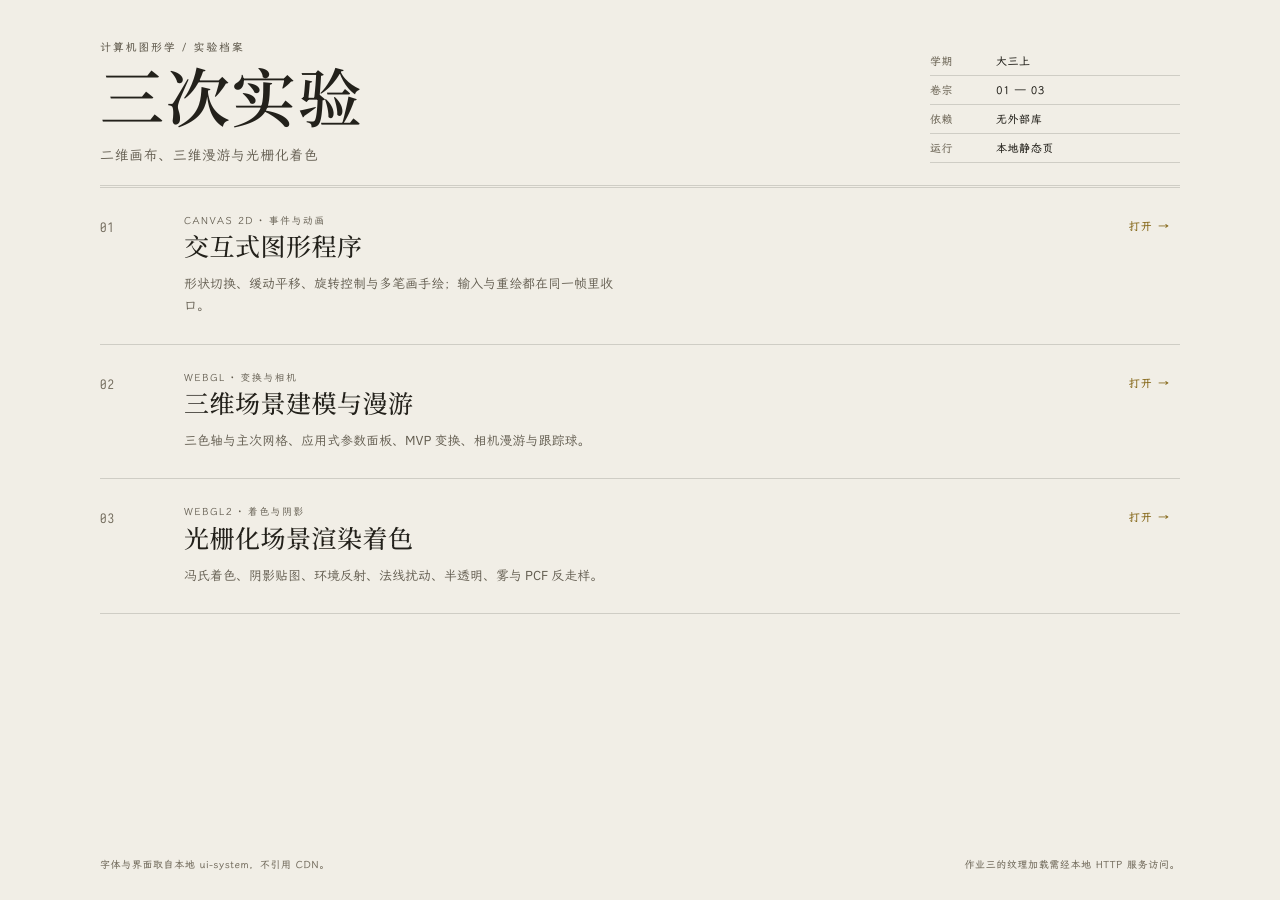
<file: index.html>
<!DOCTYPE html>
<html lang="zh-CN" data-theme="archive">
<head>
<meta charset="utf-8">
<meta name="viewport" content="width=device-width, initial-scale=1">
<title>计算机图形学 · 实验档案</title>
<link rel="icon" href="data:image/x-icon;base64,">
<link rel="stylesheet" href="./ui-system/system.css?v=20261128a">
<style>
  @layer page {
    html {
      height: auto;
    }

    body {
      min-height: 100dvh;
      height: auto;
      overflow: auto;
      display: block;
    }

    .index {
      width: min(1080px, calc(100% - 72px));
      min-height: 100dvh;
      margin: 0 auto;
      padding: 40px 0 28px;
      display: flex;
      flex-direction: column;
    }

    /* 页眉：双线 + 左对齐图纸标题，不做居中落地页 */
    .index__head {
      display: grid;
      grid-template-columns: minmax(0, 1fr) 250px;
      gap: 40px;
      padding-bottom: 22px;
      border-bottom: 3px double var(--ui-line);
    }

    .index__eyebrow {
      margin: 0 0 14px;
      font-family: var(--ui-font-label);
      font-size: 11px;
      font-weight: 500;
      letter-spacing: 0.16em;
      color: var(--ui-muted);
      text-transform: uppercase;
    }

    .index__title {
      margin: 0;
      font-family: var(--ui-font-display);
      font-size: clamp(38px, 6.4vw, 64px);
      font-weight: 600;
      line-height: 1.06;
      letter-spacing: 0.03em;
    }

    .index__title small {
      display: block;
      margin-top: 10px;
      font-family: var(--ui-font-body);
      font-size: 14px;
      font-weight: 400;
      letter-spacing: 0.04em;
      color: var(--ui-muted);
    }

    .index__meta {
      margin: 0;
      align-self: end;
      display: grid;
      gap: 7px;
      font-family: var(--ui-font-label);
      font-size: 11px;
      font-weight: 500;
      letter-spacing: 0.05em;
      color: var(--ui-muted);
    }

    .index__meta div {
      display: grid;
      grid-template-columns: 56px minmax(0, 1fr);
      gap: 10px;
      padding-bottom: 5px;
      border-bottom: 1px solid var(--ui-line);
    }

    .index__meta dt {
      color: var(--ui-faint);
    }

    .index__meta dd {
      margin: 0;
      color: var(--ui-ink);
    }

    /* 目录：账本行，不用圆角卡片 */
    .index__list {
      list-style: none;
      margin: 0;
      padding: 0;
      border-bottom: 1px solid var(--ui-line);
    }

    .entry {
      position: relative;
      display: grid;
      grid-template-columns: 60px minmax(0, 1fr) 120px;
      gap: 24px;
      align-items: start;
      padding: 26px 10px 26px 0;
      border-top: 1px solid var(--ui-line);
      text-decoration: none;
      color: inherit;
      transition: background 120ms linear, padding-left 120ms linear;
    }

    .index__list li:first-child .entry {
      border-top: 0;
    }

    .entry::before {
      content: "";
      position: absolute;
      left: 0;
      top: 0;
      bottom: 0;
      width: 2px;
      background: var(--ui-accent);
      opacity: 0;
      transition: opacity 120ms linear;
    }

    .entry:hover,
    .entry:focus-visible {
      background: var(--ui-surface);
      padding-left: 14px;
    }

    .entry:hover::before,
    .entry:focus-visible::before {
      opacity: 1;
    }

    .entry__no {
      font-family: var(--ui-font-mono);
      font-size: 13px;
      letter-spacing: 0.08em;
      color: var(--ui-faint);
      padding-top: 5px;
    }

    .entry__kicker {
      display: block;
      margin-bottom: 6px;
      font-family: var(--ui-font-label);
      font-size: 10px;
      letter-spacing: 0.14em;
      color: var(--ui-muted);
      text-transform: uppercase;
    }

    .entry__title {
      display: block;
      font-family: var(--ui-font-display);
      font-size: 25px;
      font-weight: 500;
      line-height: 1.25;
      letter-spacing: 0.02em;
    }

    .entry__desc {
      display: block;
      margin-top: 8px;
      max-width: 58ch;
      font-size: 13px;
      line-height: 1.7;
      color: var(--ui-muted);
    }

    .entry__go {
      justify-self: end;
      padding-top: 5px;
      font-family: var(--ui-font-label);
      font-size: 11px;
      font-weight: 500;
      letter-spacing: 0.1em;
      color: var(--ui-accent);
      white-space: nowrap;
    }

    .entry__go::after {
      content: " →";
    }

    .index__foot {
      display: flex;
      flex-wrap: wrap;
      justify-content: space-between;
      gap: 12px;
      margin-top: auto;
      padding-top: 22px;
      font-family: var(--ui-font-label);
      font-size: 10px;
      font-weight: 500;
      letter-spacing: 0.06em;
      color: var(--ui-faint);
    }

    @media (max-width: 760px) {
      .index {
        width: calc(100% - 40px);
        padding-top: 28px;
      }

      .index__head {
        grid-template-columns: minmax(0, 1fr);
        gap: 20px;
      }

      .index__meta {
        grid-template-columns: repeat(2, minmax(0, 1fr));
      }

      .entry {
        grid-template-columns: 44px minmax(0, 1fr);
        gap: 14px;
        padding: 22px 0;
      }

      .entry__go {
        grid-column: 2;
        justify-self: start;
        padding-top: 0;
      }

      .entry:hover,
      .entry:focus-visible {
        padding-left: 10px;
      }
    }
  }
</style>
</head>

<body>
  <div class="index">
    <header class="index__head">
      <div>
        <p class="index__eyebrow">计算机图形学 / 实验档案</p>
        <h1 class="index__title">三次实验<small>二维画布、三维漫游与光栅化着色</small></h1>
      </div>
      <dl class="index__meta">
        <div><dt>学期</dt><dd>大三上</dd></div>
        <div><dt>卷宗</dt><dd>01 — 03</dd></div>
        <div><dt>依赖</dt><dd>无外部库</dd></div>
        <div><dt>运行</dt><dd>本地静态页</dd></div>
      </dl>
    </header>

    <main>
      <ol class="index__list">
        <li>
          <a class="entry" href="./实验/1/1/hw1.html">
            <span class="entry__no">01</span>
            <span class="entry__body">
              <span class="entry__kicker">Canvas 2D · 事件与动画</span>
              <span class="entry__title">交互式图形程序</span>
              <span class="entry__desc">形状切换、缓动平移、旋转控制与多笔画手绘；输入与重绘都在同一帧里收口。</span>
            </span>
            <span class="entry__go">打开</span>
          </a>
        </li>
        <li>
          <a class="entry" href="./实验/2/2/3d-wandering.html">
            <span class="entry__no">02</span>
            <span class="entry__body">
              <span class="entry__kicker">WebGL · 变换与相机</span>
              <span class="entry__title">三维场景建模与漫游</span>
              <span class="entry__desc">三色轴与主次网格、应用式参数面板、MVP 变换、相机漫游与跟踪球。</span>
            </span>
            <span class="entry__go">打开</span>
          </a>
        </li>
        <li>
          <a class="entry" href="./实验/3/3/Phongshading.html">
            <span class="entry__no">03</span>
            <span class="entry__body">
              <span class="entry__kicker">WebGL2 · 着色与阴影</span>
              <span class="entry__title">光栅化场景渲染着色</span>
              <span class="entry__desc">冯氏着色、阴影贴图、环境反射、法线扰动、半透明、雾与 PCF 反走样。</span>
            </span>
            <span class="entry__go">打开</span>
          </a>
        </li>
      </ol>
    </main>

    <footer class="index__foot">
      <span>字体与界面取自本地 ui-system，不引用 CDN。</span>
      <span>作业三的纹理加载需经本地 HTTP 服务访问。</span>
    </footer>
  </div>
</body>
</html>
</file>
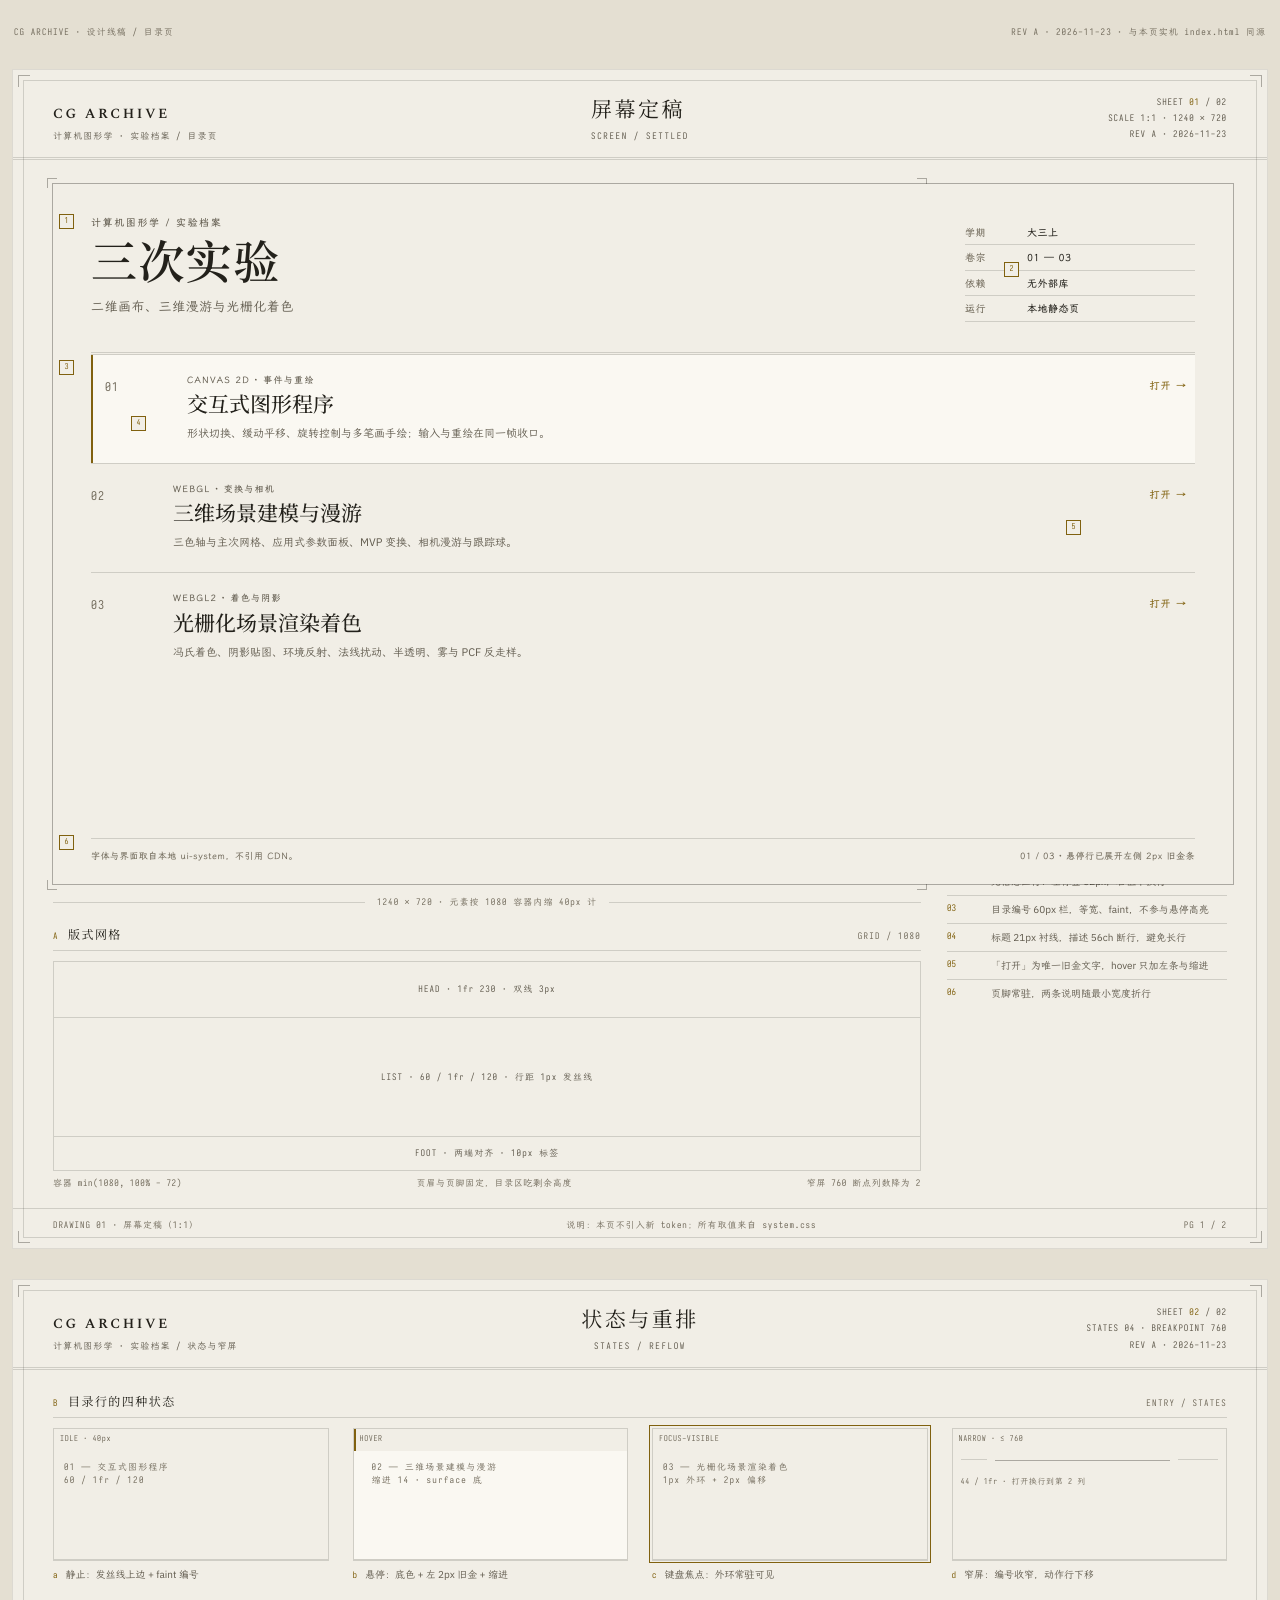
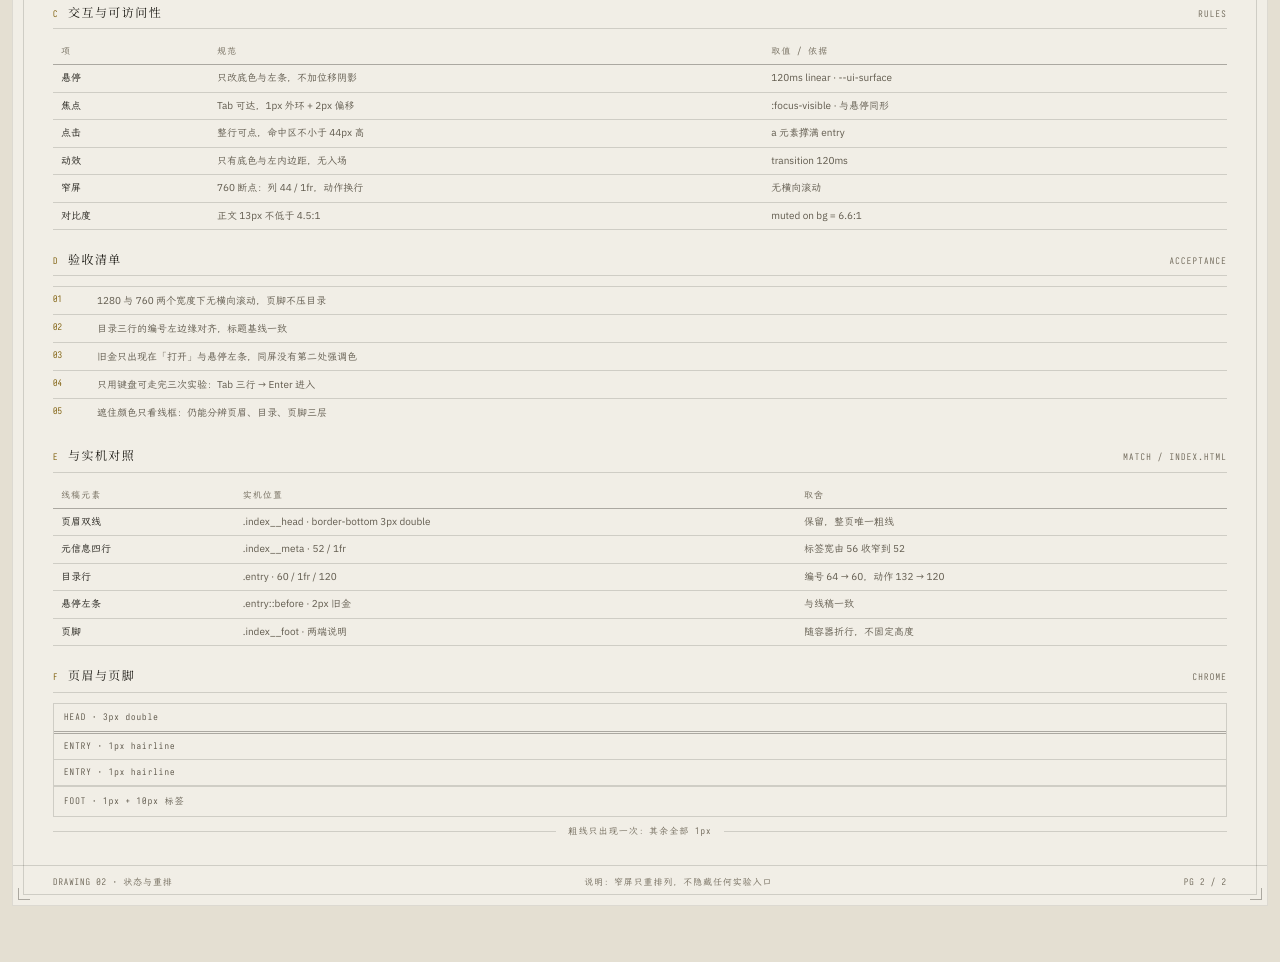
<file: 设计线稿.html>
<!DOCTYPE html>
<html lang="zh-CN" data-theme="archive">
<head>
  <meta charset="utf-8">
  <meta name="viewport" content="width=device-width, initial-scale=1">
  <title>实验档案 · 目录页设计线稿</title>
  <link rel="stylesheet" href="./ui-system/system.css">
  <link rel="stylesheet" href="./ui-system/sheet.css">
  <style>
    @layer plate {
      /* ------------------------------------------------------ 屏幕定稿图 */

      .screen-figure {
        position: relative;
        margin: 0;
      }

      .screen-figure .crop {
        width: 10px;
        height: 10px;
      }

      .screen-figure .crop--tl { top: -6px; left: -6px; }
      .screen-figure .crop--tr { top: -6px; right: -6px; }
      .screen-figure .crop--bl { bottom: -6px; left: -6px; }
      .screen-figure .crop--br { right: -6px; bottom: -6px; }

      .screen {
        position: relative;
        display: flex;
        flex-direction: column;
        width: 1180px;
        height: 700px;
        padding: 32px 38px 20px;
        overflow: hidden;
        background: var(--ui-bg);
        outline: 1px solid var(--ui-line-strong);
      }

      .screen__head {
        display: grid;
        grid-template-columns: minmax(0, 1fr) 230px;
        gap: 36px;
        padding-bottom: 20px;
        border-bottom: 3px double var(--ui-line);
      }

      .screen__eyebrow {
        margin: 0 0 12px;
        font-family: var(--ui-font-label);
        font-size: 10px;
        font-weight: 500;
        letter-spacing: 0.16em;
        color: var(--ui-muted);
        text-transform: uppercase;
      }

      .screen__title {
        margin: 0;
        font-family: var(--ui-font-display);
        font-size: 46px;
        font-weight: 600;
        line-height: 1.06;
        letter-spacing: 0.03em;
      }

      .screen__title small {
        display: block;
        margin-top: 9px;
        font-family: var(--ui-font-body);
        font-size: 13px;
        font-weight: 400;
        letter-spacing: 0.04em;
        color: var(--ui-muted);
      }

      .screen__meta {
        display: grid;
        gap: 6px;
        align-self: end;
        font-family: var(--ui-font-label);
        font-size: 10px;
        font-weight: 500;
        letter-spacing: 0.05em;
      }

      .screen__meta div {
        display: grid;
        grid-template-columns: 52px minmax(0, 1fr);
        gap: 10px;
        padding-bottom: 4px;
        border-bottom: 1px solid var(--ui-line);
      }

      .screen__meta dt { color: var(--ui-faint); }
      .screen__meta dd { margin: 0; color: var(--ui-ink); }

      .screen__list {
        flex: 1;
        margin: 0;
        padding: 0;
        list-style: none;
      }

      .screen__entry {
        display: grid;
        grid-template-columns: 60px minmax(0, 1fr) 120px;
        gap: 22px;
        padding: 20px 8px 20px 0;
        border-top: 1px solid var(--ui-line);
      }

      .screen__entry:first-child { border-top: 0; }

      .screen__entry--hover {
        padding-left: 14px;
        background: var(--ui-surface);
        box-shadow: inset 2px 0 0 var(--ui-accent);
      }

      .screen__no {
        padding-top: 4px;
        font-family: var(--ui-font-mono);
        font-size: 12px;
        letter-spacing: 0.08em;
        color: var(--ui-faint);
      }

      .screen__kicker {
        display: block;
        margin-bottom: 5px;
        font-family: var(--ui-font-label);
        font-size: 9px;
        font-weight: 500;
        letter-spacing: 0.14em;
        color: var(--ui-muted);
        text-transform: uppercase;
      }

      .screen__entry-title {
        display: block;
        font-family: var(--ui-font-display);
        font-size: 21px;
        font-weight: 500;
        line-height: 1.25;
      }

      .screen__desc {
        display: block;
        margin-top: 6px;
        max-width: 56ch;
        font-family: var(--ui-font-body);
        font-size: 11px;
        line-height: 1.65;
        color: var(--ui-muted);
      }

      .screen__go {
        justify-self: end;
        padding-top: 4px;
        font-family: var(--ui-font-label);
        font-size: 10px;
        font-weight: 500;
        letter-spacing: 0.1em;
        color: var(--ui-accent);
        white-space: nowrap;
      }

      .screen__go::after { content: " →"; }

      .screen__foot {
        display: flex;
        justify-content: space-between;
        gap: 14px;
        padding-top: 12px;
        border-top: 1px solid var(--ui-line);
        font-family: var(--ui-font-label);
        font-size: 9px;
        font-weight: 500;
        letter-spacing: 0.06em;
        color: var(--ui-faint);
      }

      /* ---------------------------------------------------------- 标注 */

      .mk {
        position: absolute;
        display: grid;
        place-items: center;
        width: 15px;
        height: 15px;
        border: 1px solid var(--ui-accent);
        background: var(--ui-bg);
        font-family: var(--ui-font-mono);
        font-size: 8px;
        line-height: 1;
        color: var(--ui-accent);
      }

      /* ------------------------------------------------------ 窄屏线框 */

      .narrow {
        display: grid;
        gap: 8px;
        width: 300px;
        padding: 12px;
        border: 1px solid var(--ui-line);
      }

      .narrow i {
        display: block;
        height: 9px;
        border-top: 1px solid var(--ui-line);
      }

      .narrow b {
        display: block;
        height: 16px;
        border-top: 1px solid var(--ui-line-strong);
      }

      .narrow span {
        font-family: var(--ui-font-mono);
        font-size: 8px;
        letter-spacing: 0.08em;
        color: var(--ui-faint);
      }

      .narrow-row {
        display: grid;
        grid-template-columns: 26px minmax(0, 1fr) 40px;
        gap: 8px;
        align-items: center;
      }

      .narrow-row i { height: 12px; }
    }
  </style>
</head>

<body>
  <div class="sheets">
    <div class="doc-head">
      <span>CG ARCHIVE · 设计线稿 / 目录页</span>
      <span>REV A · 2026-11-23 · 与本页实机 index.html 同源</span>
    </div>

    <!-- ======================================================= SHEET 01 -->
    <section class="sheet" id="sheet-01">
      <span class="crop crop--tl"></span>
      <span class="crop crop--tr"></span>
      <span class="crop crop--bl"></span>
      <span class="crop crop--br"></span>

      <header class="sheet__head">
        <div class="doc-brand">
          <span class="doc-brand__name">CG ARCHIVE</span>
          <span class="doc-brand__sub">计算机图形学 · 实验档案 / 目录页</span>
        </div>
        <h1 class="doc-title">屏幕定稿<small>SCREEN / SETTLED</small></h1>
        <div class="doc-meta">
          SHEET <b>01</b> / 02<br>
          SCALE 1:1 · 1240 × 720<br>
          REV A · 2026-11-23
        </div>
      </header>

      <div class="sheet__body sheet--split">
        <div>
          <figure class="screen-figure">
            <span class="crop crop--tl"></span>
            <span class="crop crop--tr"></span>
            <span class="crop crop--bl"></span>
            <span class="crop crop--br"></span>

            <div class="screen">
              <span class="mk" style="top: 30px; left: 6px;">1</span>
              <span class="mk" style="top: 78px; right: 214px;">2</span>
              <span class="mk" style="top: 176px; left: 6px;">3</span>
              <span class="mk" style="top: 232px; left: 78px;">4</span>
              <span class="mk" style="top: 336px; right: 152px;">5</span>
              <span class="mk" style="bottom: 34px; left: 6px;">6</span>

              <div class="screen__head">
                <div>
                  <p class="screen__eyebrow">计算机图形学 / 实验档案</p>
                  <h2 class="screen__title">三次实验<small>二维画布、三维漫游与光栅化着色</small></h2>
                </div>
                <dl class="screen__meta">
                  <div><dt>学期</dt><dd>大三上</dd></div>
                  <div><dt>卷宗</dt><dd>01 — 03</dd></div>
                  <div><dt>依赖</dt><dd>无外部库</dd></div>
                  <div><dt>运行</dt><dd>本地静态页</dd></div>
                </dl>
              </div>

              <ol class="screen__list">
                <li class="screen__entry screen__entry--hover">
                  <span class="screen__no">01</span>
                  <span>
                    <span class="screen__kicker">Canvas 2D · 事件与重绘</span>
                    <span class="screen__entry-title">交互式图形程序</span>
                    <span class="screen__desc">形状切换、缓动平移、旋转控制与多笔画手绘；输入与重绘在同一帧收口。</span>
                  </span>
                  <span class="screen__go">打开</span>
                </li>
                <li class="screen__entry">
                  <span class="screen__no">02</span>
                  <span>
                    <span class="screen__kicker">WebGL · 变换与相机</span>
                    <span class="screen__entry-title">三维场景建模与漫游</span>
                    <span class="screen__desc">三色轴与主次网格、应用式参数面板、MVP 变换、相机漫游与跟踪球。</span>
                  </span>
                  <span class="screen__go">打开</span>
                </li>
                <li class="screen__entry">
                  <span class="screen__no">03</span>
                  <span>
                    <span class="screen__kicker">WebGL2 · 着色与阴影</span>
                    <span class="screen__entry-title">光栅化场景渲染着色</span>
                    <span class="screen__desc">冯氏着色、阴影贴图、环境反射、法线扰动、半透明、雾与 PCF 反走样。</span>
                  </span>
                  <span class="screen__go">打开</span>
                </li>
              </ol>

              <div class="screen__foot">
                <span>字体与界面取自本地 ui-system，不引用 CDN。</span>
                <span>01 / 03 · 悬停行已展开左侧 2px 旧金条</span>
              </div>
            </div>
          </figure>

          <div class="dim">1240 × 720 · 元素按 1080 容器内缩 40px 计</div>

          <div class="layout-grid">
            <div class="block-head">
              <span class="block-no">A</span>
              <h2>版式网格</h2>
              <span class="block-en">GRID / 1080</span>
            </div>
            <div class="layout-grid__frame" style="display: grid; grid-template-columns: 1fr; grid-template-rows: 56px 118px 34px; border: 1px solid var(--ui-line);">
              <div class="gd" style="border-bottom: 1px solid var(--ui-line);">HEAD · 1fr 230 · 双线 3px</div>
              <div class="gd">LIST · 60 / 1fr / 120 · 行距 1px 发丝线</div>
              <div class="gd" style="border-top: 1px solid var(--ui-line);">FOOT · 两端对齐 · 10px 标签</div>
            </div>
            <div class="layout-grid__notes">
              <span>容器 min(1080, 100% − 72)</span>
              <span>页眉与页脚固定，目录区吃剩余高度</span>
              <span>窄屏 760 断点列数降为 2</span>
            </div>
          </div>
        </div>

        <aside class="sheet-aside">
          <div class="aside-block">
            <h2><span>01</span>图纸信息</h2>
            <dl class="spec-list">
              <div><dt>用途</dt><dd>课程三次实验的入口目录，兼作实验索引</dd></div>
              <div><dt>结构</dt><dd>页眉元信息 + 三行目录 + 页脚环境说明</dd></div>
              <div><dt>容器</dt><dd>min(1080px, 100% − 72px)，上下留白 40 / 28</dd></div>
              <div><dt>文字</dt><dd>Spectral 46 / 21 · Plex 13 · WenKai 标签</dd></div>
              <div><dt>强调</dt><dd>旧金只用于「打开」与悬停左条</dd></div>
            </dl>
          </div>

          <div class="aside-block">
            <h2><span>02</span>色板</h2>
            <div class="swatch-row"><span class="swatch" style="--c: #f1eee6"></span><b>--ui-bg</b><span>页面</span></div>
            <div class="swatch-row"><span class="swatch" style="--c: #23211b"></span><b>--ui-ink</b><span>标题</span></div>
            <div class="swatch-row"><span class="swatch" style="--c: #615b4e"></span><b>--ui-muted</b><span>说明</span></div>
            <div class="swatch-row"><span class="swatch" style="--c: #726b5c"></span><b>--ui-faint</b><span>编号</span></div>
            <div class="swatch-row"><span class="swatch" style="--c: #80610f"></span><b>--ui-accent</b><span>打开 / 悬停条</span></div>
          </div>

          <div class="aside-block">
            <h2><span>03</span>字级</h2>
            <div class="type-row">
              <div class="type-sample--display">三次实验</div>
              <p>Spectral 600 · 46px · 字距 .03em</p>
            </div>
            <div class="type-row">
              <div class="type-sample--title">CANVAS 2D · 事件与重绘</div>
              <p>Plex Sans 500 · 9px · 字距 .14em</p>
            </div>
            <div class="type-row">
              <div class="type-sample--mono">01 / 03 · 1240 × 720</div>
              <p>Iosevka 400 · 12px · tabular-nums</p>
            </div>
            <div class="type-row">
              <div class="type-sample--body">形状切换、缓动平移、旋转控制与多笔画手绘。</div>
              <p>WenKai 400 · 11px · 行高 1.65</p>
            </div>
          </div>

          <div class="aside-block">
            <h2><span>04</span>标注</h2>
            <ol class="callouts">
              <li><b>01</b>页眉双线：整页唯一的 3px，其余分隔一律 1px</li>
              <li><b>02</b>元信息四行：左标签 52px，右值不换行</li>
              <li><b>03</b>目录编号 60px 栏，等宽、faint，不参与悬停高亮</li>
              <li><b>04</b>标题 21px 衬线，描述 56ch 断行，避免长行</li>
              <li><b>05</b>「打开」为唯一旧金文字，hover 只加左条与缩进</li>
              <li><b>06</b>页脚常驻，两条说明随最小宽度折行</li>
            </ol>
          </div>
        </aside>
      </div>

      <footer class="sheet__foot">
        <span>DRAWING 01 · 屏幕定稿（1:1）</span>
        <span>说明：本页不引入新 token；所有取值来自 system.css</span>
        <span>PG 1 / 2</span>
      </footer>
    </section>

    <!-- ======================================================= SHEET 02 -->
    <section class="sheet" id="sheet-02">
      <span class="crop crop--tl"></span>
      <span class="crop crop--tr"></span>
      <span class="crop crop--bl"></span>
      <span class="crop crop--br"></span>

      <header class="sheet__head">
        <div class="doc-brand">
          <span class="doc-brand__name">CG ARCHIVE</span>
          <span class="doc-brand__sub">计算机图形学 · 实验档案 / 状态与窄屏</span>
        </div>
        <h1 class="doc-title">状态与重排<small>STATES / REFLOW</small></h1>
        <div class="doc-meta">
          SHEET <b>02</b> / 02<br>
          STATES 04 · BREAKPOINT 760<br>
          REV A · 2026-11-23
        </div>
      </header>

      <div class="sheet__body sheet--stack">
        <section>
          <div class="block-head">
            <span class="block-no">B</span>
            <h2>目录行的四种状态</h2>
            <span class="block-en">ENTRY / STATES</span>
          </div>

          <div class="state-strip" style="grid-template-columns: repeat(4, minmax(0, 1fr));">
            <figure class="state-fig">
              <div class="wire" style="grid-template-rows: 22px 1fr; height: 132px;">
                <div class="wire__top">IDLE · 40px</div>
                <div class="wire__stage" style="place-items: start; padding: 10px; text-align: left;">
                  <span>01 — 交互式图形程序<br>60 / 1fr / 120</span>
                </div>
              </div>
              <figcaption><b>a</b>静止：发丝线上边 + faint 编号</figcaption>
            </figure>

            <figure class="state-fig">
              <div class="wire" style="grid-template-rows: 22px 1fr; height: 132px; box-shadow: inset 2px 0 0 var(--ui-accent);">
                <div class="wire__top">HOVER</div>
                <div class="wire__stage" style="place-items: start; padding: 10px 10px 10px 18px; text-align: left; background: var(--ui-surface);">
                  <span>02 — 三维场景建模与漫游<br>缩进 14 · surface 底</span>
                </div>
              </div>
              <figcaption><b>b</b>悬停：底色 + 左 2px 旧金 + 缩进</figcaption>
            </figure>

            <figure class="state-fig">
              <div class="wire" style="grid-template-rows: 22px 1fr; height: 132px; outline: 1px solid var(--ui-accent); outline-offset: 2px;">
                <div class="wire__top">FOCUS-VISIBLE</div>
                <div class="wire__stage" style="place-items: start; padding: 10px; text-align: left;">
                  <span>03 — 光栅化场景渲染着色<br>1px 外环 + 2px 偏移</span>
                </div>
              </div>
              <figcaption><b>c</b>键盘焦点：外环常驻可见</figcaption>
            </figure>

            <figure class="state-fig">
              <div class="wire" style="grid-template-rows: 22px 1fr; height: 132px;">
                <div class="wire__top">NARROW · ≤ 760</div>
                <div class="wire__stage" style="place-items: start; padding: 8px; text-align: left;">
                  <div class="narrow" style="width: 100%; border: 0; padding: 0; gap: 6px;">
                    <div class="narrow-row"><i></i><b style="height: 10px;"></b><i></i></div>
                    <span>44 / 1fr · 打开换行到第 2 列</span>
                  </div>
                </div>
              </div>
              <figcaption><b>d</b>窄屏：编号收窄，动作行下移</figcaption>
            </figure>
          </div>
        </section>

        <section>
          <div class="block-head">
            <span class="block-no">C</span>
            <h2>交互与可访问性</h2>
            <span class="block-en">RULES</span>
          </div>
          <table class="state-table">
            <thead>
              <tr><th>项</th><th>规范</th><th>取值 / 依据</th></tr>
            </thead>
            <tbody>
              <tr><td>悬停</td><td>只改底色与左条，不加位移阴影</td><td>120ms linear · --ui-surface</td></tr>
              <tr><td>焦点</td><td>Tab 可达，1px 外环 + 2px 偏移</td><td>:focus-visible · 与悬停同形</td></tr>
              <tr><td>点击</td><td>整行可点，命中区不小于 44px 高</td><td>a 元素撑满 entry</td></tr>
              <tr><td>动效</td><td>只有底色与左内边距，无入场</td><td>transition 120ms</td></tr>
              <tr><td>窄屏</td><td>760 断点：列 44 / 1fr，动作换行</td><td>无横向滚动</td></tr>
              <tr><td>对比度</td><td>正文 13px 不低于 4.5:1</td><td>muted on bg = 6.6:1</td></tr>
            </tbody>
          </table>
        </section>

        <section>
          <div class="block-head">
            <span class="block-no">D</span>
            <h2>验收清单</h2>
            <span class="block-en">ACCEPTANCE</span>
          </div>
          <ol class="callouts">
            <li><b>01</b>1280 与 760 两个宽度下无横向滚动，页脚不压目录</li>
            <li><b>02</b>目录三行的编号左边缘对齐，标题基线一致</li>
            <li><b>03</b>旧金只出现在「打开」与悬停左条，同屏没有第二处强调色</li>
            <li><b>04</b>只用键盘可走完三次实验：Tab 三行 → Enter 进入</li>
            <li><b>05</b>遮住颜色只看线框：仍能分辨页眉、目录、页脚三层</li>
          </ol>
        </section>
      <section>
          <div class="block-head">
            <span class="block-no">E</span>
            <h2>与实机对照</h2>
            <span class="block-en">MATCH / INDEX.HTML</span>
          </div>
          <table class="state-table">
            <thead>
              <tr><th>线稿元素</th><th>实机位置</th><th>取舍</th></tr>
            </thead>
            <tbody>
              <tr><td>页眉双线</td><td>.index__head · border-bottom 3px double</td><td>保留，整页唯一粗线</td></tr>
              <tr><td>元信息四行</td><td>.index__meta · 52 / 1fr</td><td>标签宽由 56 收窄到 52</td></tr>
              <tr><td>目录行</td><td>.entry · 60 / 1fr / 120</td><td>编号 64 → 60，动作 132 → 120</td></tr>
              <tr><td>悬停左条</td><td>.entry::before · 2px 旧金</td><td>与线稿一致</td></tr>
              <tr><td>页脚</td><td>.index__foot · 两端说明</td><td>随容器折行，不固定高度</td></tr>
            </tbody>
          </table>
        </section>

        <section>
          <div class="block-head">
            <span class="block-no">F</span>
            <h2>页眉与页脚</h2>
            <span class="block-en">CHROME</span>
          </div>
          <div style="display: grid; gap: 0; border: 1px solid var(--ui-line);">
            <div class="gd" style="height: 30px; border-bottom: 3px double var(--ui-line-strong); justify-content: start; padding-left: 10px;">HEAD · 3px double</div>
            <div class="gd" style="height: 26px; border-bottom: 1px solid var(--ui-line); justify-content: start; padding-left: 10px;">ENTRY · 1px hairline</div>
            <div class="gd" style="height: 26px; border-bottom: 1px solid var(--ui-line); justify-content: start; padding-left: 10px;">ENTRY · 1px hairline</div>
            <div class="gd" style="height: 30px; border-top: 1px solid var(--ui-line); justify-content: start; padding-left: 10px;">FOOT · 1px + 10px 标签</div>
          </div>
          <p class="dim" style="margin-top: 8px;">粗线只出现一次：其余全部 1px</p>
        </section>
      </div>

      <footer class="sheet__foot">
        <span>DRAWING 02 · 状态与重排</span>
        <span>说明：窄屏只重排列，不隐藏任何实验入口</span>
        <span>PG 2 / 2</span>
      </footer>
    </section>
  </div>
</body>
</html>
</file>
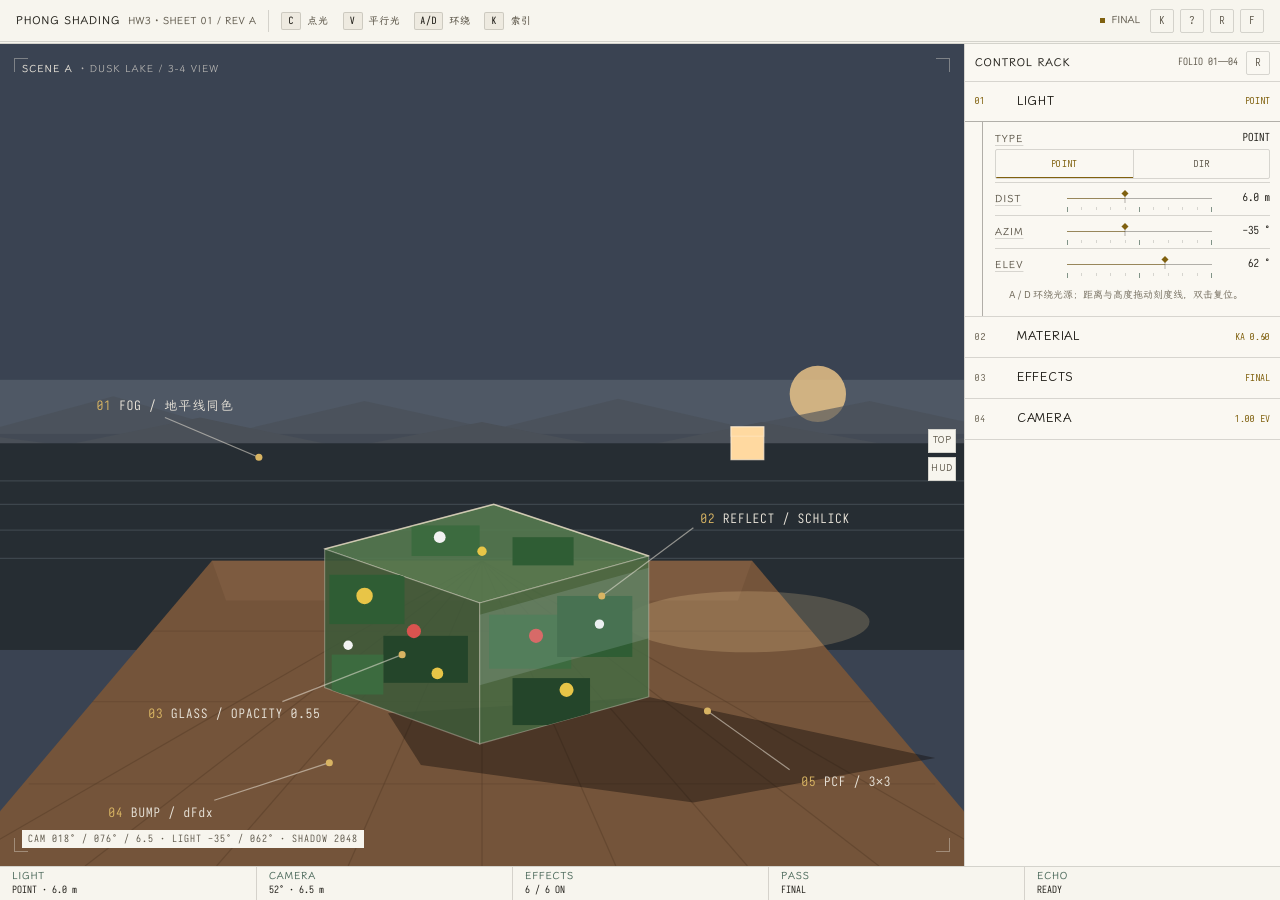
<file: ui-system/preview.html>
<!DOCTYPE html>
<html lang="zh-CN" data-theme="archive">
<head>
  <meta charset="utf-8">
  <meta name="viewport" content="width=device-width, initial-scale=1">
  <title>湖畔档案 · UI System</title>
  <link rel="stylesheet" href="system.css">
  <style>
    /* 视口里放的是黄昏场景插图，画面本身仍是暗调：压在场景上的图注固定纸白，
     * 读数条退成纸底标签；不这样做浅色主题的墨色字会消失在场景里。 */
    .ui-viewport__stamp {
      color: rgba(231, 226, 216, 0.72);
    }

    .ui-viewport__stamp strong {
      color: #e7e2d8;
    }

    .ui-corner {
      border-color: rgba(231, 226, 216, 0.4);
    }

    .ui-viewport__meta {
      padding: 2px 6px;
      background: var(--ui-bar);
    }
  </style>
</head>
<body>
  <div class="ui-shell">
    <header class="ui-topbar">
      <div class="ui-brand">
        <span class="ui-brand__name">PHONG SHADING</span>
        <span class="ui-brand__meta">HW3 · SHEET 01 / REV A</span>
      </div>
      <span class="ui-topbar__rule"></span>
      <div class="ui-hints" data-ui="hints"></div>
      <div class="ui-topbar__actions">
        <span class="ui-live"><span class="ui-live__dot"></span><span data-cell="mode">FINAL</span></span>
        <button class="ui-icon-button" type="button" data-action="command" title="命令索引 Ctrl+K" aria-label="命令索引">K</button>
        <button class="ui-icon-button" type="button" data-action="help" title="键位账本 ?" aria-label="键位账本">?</button>
        <button class="ui-icon-button" type="button" data-action="rack" title="收起或展开仪表架" aria-label="收起或展开仪表架">R</button>
        <button class="ui-icon-button" type="button" data-action="focus" title="沉浸模式 F" aria-label="沉浸模式">F</button>
      </div>
    </header>

    <main class="ui-stage">
      <div class="ui-viewport">
        <svg viewBox="0 0 1200 700" preserveAspectRatio="xMidYMid slice" role="img" aria-label="黄昏湖畔场景线稿">
          <style>
            .sc-sky { fill: var(--ui-scene-sky); }
            .sc-band { fill: var(--ui-scene-sky-2); opacity: .55; }
            .sc-sun { fill: #f0c98a; opacity: .8; }
            .sc-ridge-far { fill: var(--ui-scene-mountain); opacity: .62; }
            .sc-ridge { fill: var(--ui-scene-mountain); }
            .sc-water { fill: var(--ui-scene-water); }
            .sc-ripple line { stroke: rgba(200, 220, 235, .14); stroke-width: 1; }
            .sc-deck { fill: var(--ui-scene-floor); }
            .sc-deck-band { fill: var(--ui-scene-floor-2); opacity: .5; }
            .sc-plank line, .sc-seam line { stroke: var(--ui-scene-plank); stroke-width: 1; }
            .sc-plank line { opacity: .5; }
            .sc-seam line { opacity: .3; }
            .sc-shadow { fill: var(--ui-scene-shadow); opacity: .42; }
            .sc-pool { fill: var(--ui-scene-light); opacity: .2; }
            .sc-face-left { fill: #3d5a3a; fill-opacity: .86; stroke: rgba(233, 227, 216, .35); stroke-width: 1; }
            .sc-face-right { fill: #476a43; fill-opacity: .86; stroke: rgba(233, 227, 216, .35); stroke-width: 1; }
            .sc-face-top { fill: #55794f; fill-opacity: .9; stroke: rgba(233, 227, 216, .45); stroke-width: 1; }
            .sc-foliage { fill: var(--ui-scene-foliage); }
            .sc-foliage-2 { fill: var(--ui-scene-foliage-2); }
            .sc-foliage-3 { fill: var(--ui-scene-foliage-3); }
            .sc-flower-a { fill: var(--ui-scene-flower-a); }
            .sc-flower-b { fill: var(--ui-scene-flower-b); }
            .sc-flower-c { fill: var(--ui-scene-flower-c); }
            .sc-sheen { fill: #cfe0e8; opacity: .16; }
            .sc-rim { fill: none; stroke: rgba(255, 238, 210, .6); stroke-width: 1.4; }
            .sc-lamp { fill: var(--ui-scene-light); stroke: rgba(255, 240, 215, .7); stroke-width: 1; }
            .sc-note line { stroke: rgba(233, 227, 216, .55); stroke-width: 1; }
            .sc-note circle { fill: #d8b463; }
            .sc-note text { fill: #e7e2d8; font-family: var(--ui-font-mono); font-size: 11px; letter-spacing: .08em; }
            .sc-note .num { fill: #d8b463; }
          </style>

          <defs>
            <clipPath id="face-left"><polygon points="466,430 598,476 598,596 466,548"/></clipPath>
            <clipPath id="face-right"><polygon points="598,476 742,436 742,556 598,596"/></clipPath>
            <clipPath id="face-top"><polygon points="466,430 610,392 742,436 598,476"/></clipPath>
          </defs>

          <rect class="sc-sky" width="1200" height="700"/>
          <rect class="sc-band" x="0" y="286" width="1200" height="46"/>
          <circle class="sc-sun" cx="886" cy="298" r="24"/>
          <polygon class="sc-ridge-far" points="0,334 96,308 190,326 286,300 390,330 500,304 610,328 716,302 820,326 930,304 1040,328 1130,306 1200,326 1200,352 0,352"/>
          <polygon class="sc-ridge" points="0,346 120,326 244,342 360,318 484,344 600,322 720,346 838,322 960,344 1080,324 1200,344 1200,372 0,372"/>
          <rect class="sc-water" x="0" y="340" width="1200" height="176"/>
          <g class="sc-ripple">
            <line x1="0" y1="372" x2="1200" y2="372"/>
            <line x1="60" y1="392" x2="1140" y2="392"/>
            <line x1="120" y1="414" x2="1080" y2="414"/>
            <line x1="180" y1="438" x2="1020" y2="438"/>
          </g>

          <polygon class="sc-deck" points="150,700 1050,700 830,440 370,440"/>
          <polygon class="sc-deck-band" points="370,440 830,440 818,474 382,474"/>
          <g class="sc-plank">
            <line x1="600" y1="440" x2="150" y2="700"/>
            <line x1="600" y1="440" x2="262" y2="700"/>
            <line x1="600" y1="440" x2="374" y2="700"/>
            <line x1="600" y1="440" x2="486" y2="700"/>
            <line x1="600" y1="440" x2="600" y2="700"/>
            <line x1="600" y1="440" x2="714" y2="700"/>
            <line x1="600" y1="440" x2="826" y2="700"/>
            <line x1="600" y1="440" x2="938" y2="700"/>
            <line x1="600" y1="440" x2="1050" y2="700"/>
          </g>
          <g class="sc-seam">
            <line x1="319" y1="500" x2="881" y2="500"/>
            <line x1="268" y1="560" x2="932" y2="560"/>
            <line x1="214" y1="630" x2="986" y2="630"/>
          </g>

          <ellipse class="sc-pool" cx="826" cy="492" rx="104" ry="26"/>
          <polygon class="sc-shadow" points="520,570 742,556 986,608 780,646 548,614"/>

          <g class="sc-cube">
            <polygon class="sc-face-top" points="466,430 610,392 742,436 598,476"/>
            <g clip-path="url(#face-top)">
              <rect class="sc-foliage-2" x="540" y="410" width="58" height="26"/>
              <rect class="sc-foliage" x="626" y="420" width="52" height="24"/>
              <circle class="sc-flower-c" cx="564" cy="420" r="5"/>
              <circle class="sc-flower-a" cx="600" cy="432" r="4"/>
            </g>

            <polygon class="sc-face-left" points="466,430 598,476 598,596 466,548"/>
            <g clip-path="url(#face-left)">
              <rect class="sc-foliage" x="470" y="452" width="64" height="42"/>
              <rect class="sc-foliage-3" x="516" y="504" width="72" height="40"/>
              <rect class="sc-foliage-2" x="472" y="520" width="44" height="34"/>
              <circle class="sc-flower-a" cx="500" cy="470" r="7"/>
              <circle class="sc-flower-b" cx="542" cy="500" r="6"/>
              <circle class="sc-flower-c" cx="486" cy="512" r="4"/>
              <circle class="sc-flower-a" cx="562" cy="536" r="5"/>
            </g>

            <polygon class="sc-face-right" points="598,476 742,436 742,556 598,596"/>
            <g clip-path="url(#face-right)">
              <rect class="sc-foliage-2" x="606" y="486" width="70" height="46"/>
              <rect class="sc-foliage" x="664" y="470" width="64" height="52"/>
              <rect class="sc-foliage-3" x="626" y="540" width="66" height="40"/>
              <circle class="sc-flower-b" cx="646" cy="504" r="6"/>
              <circle class="sc-flower-c" cx="700" cy="494" r="4"/>
              <circle class="sc-flower-a" cx="672" cy="550" r="6"/>
            </g>

            <polygon class="sc-sheen" points="598,486 742,446 742,506 598,546"/>
            <polyline class="sc-rim" points="466,430 610,392 742,436"/>
          </g>

          <g class="sc-lamp">
            <rect x="812" y="326" width="28" height="28"/>
            <rect x="812" y="326" width="28" height="8" opacity=".55"/>
          </g>

          <g class="sc-note">
            <line x1="410" y1="352" x2="330" y2="318"/>
            <circle cx="410" cy="352" r="3"/>
            <text x="272" y="312"><tspan class="num">01</tspan> FOG / 地平线同色</text>

            <line x1="702" y1="470" x2="780" y2="412"/>
            <circle cx="702" cy="470" r="3"/>
            <text x="786" y="408"><tspan class="num">02</tspan> REFLECT / SCHLICK</text>

            <line x1="532" y1="520" x2="430" y2="560"/>
            <circle cx="532" cy="520" r="3"/>
            <text x="316" y="574"><tspan class="num">03</tspan> GLASS / OPACITY 0.55</text>

            <line x1="470" y1="612" x2="372" y2="644"/>
            <circle cx="470" cy="612" r="3"/>
            <text x="282" y="658"><tspan class="num">04</tspan> BUMP / dFdx</text>

            <line x1="792" y1="568" x2="862" y2="618"/>
            <circle cx="792" cy="568" r="3"/>
            <text x="872" y="632"><tspan class="num">05</tspan> PCF / 3×3</text>
          </g>
        </svg>
      </div>

      <span class="ui-corner" data-corner="tl"></span>
      <span class="ui-corner" data-corner="tr"></span>
      <span class="ui-corner" data-corner="bl"></span>
      <span class="ui-corner" data-corner="br"></span>

      <div class="ui-viewport__stamp"><strong>SCENE A</strong> · DUSK LAKE / 3-4 VIEW</div>
      <div class="ui-viewport__meta">CAM 018° / 076° / 6.5 · LIGHT −35° / 062° · SHADOW 2048</div>

      <div class="ui-handles">
        <button class="ui-handle" type="button" data-action="topbar" title="收起或展开顶栏">TOP</button>
        <button class="ui-handle" type="button" data-action="ledge" title="收起或展开状态账本">HUD</button>
      </div>
    </main>

    <aside class="ui-rack" data-ui="rack">
      <div class="ui-rack__head">
        <span class="ui-rack__title">CONTROL RACK</span>
        <span class="ui-rack__meta">FOLIO 01—04</span>
        <button class="ui-icon-button" type="button" data-action="rack" title="收起仪表架" aria-label="收起仪表架">R</button>
      </div>
      <div data-ui="rack-body"></div>
    </aside>

    <nav class="ui-rail" data-ui="rail" aria-label="仪表架边轨">
      <span class="ui-rail__label">RACK</span>
      <button type="button" data-rail="light" title="01 光照">01</button>
      <button type="button" data-rail="material" title="02 材质">02</button>
      <button type="button" data-rail="effects" title="03 特效">03</button>
      <button type="button" data-rail="camera" title="04 相机">04</button>
      <button type="button" data-action="rack" title="展开仪表架">+</button>
    </nav>

    <footer class="ui-ledge" data-ui="ledger">
      <div class="ui-ledge__cell">
        <span class="ui-ledge__label">LIGHT</span>
        <span class="ui-ledge__value" data-cell="light">POINT · 6.0 m</span>
      </div>
      <div class="ui-ledge__cell">
        <span class="ui-ledge__label">CAMERA</span>
        <span class="ui-ledge__value" data-cell="camera">52° · 6.5 m</span>
      </div>
      <div class="ui-ledge__cell">
        <span class="ui-ledge__label">EFFECTS</span>
        <span class="ui-ledge__value" data-cell="effects">6 / 6 ON</span>
      </div>
      <div class="ui-ledge__cell">
        <span class="ui-ledge__label">PASS</span>
        <span class="ui-ledge__value" data-cell="pass">FINAL</span>
      </div>
      <div class="ui-ledge__cell">
        <span class="ui-ledge__label">ECHO</span>
        <span class="ui-ledge__value" data-ui="ledger-echo">READY</span>
      </div>
    </footer>
  </div>

  <div class="ui-command" data-ui="command-index" hidden></div>
  <div class="ui-keys" data-ui="key-ledger" hidden></div>
  <div class="ui-echo" data-ui="echo" data-visible="false" role="status" aria-live="polite"></div>

  <script src="system.js"></script>
  <script src="preview.js"></script>
</body>
</html>
</file>
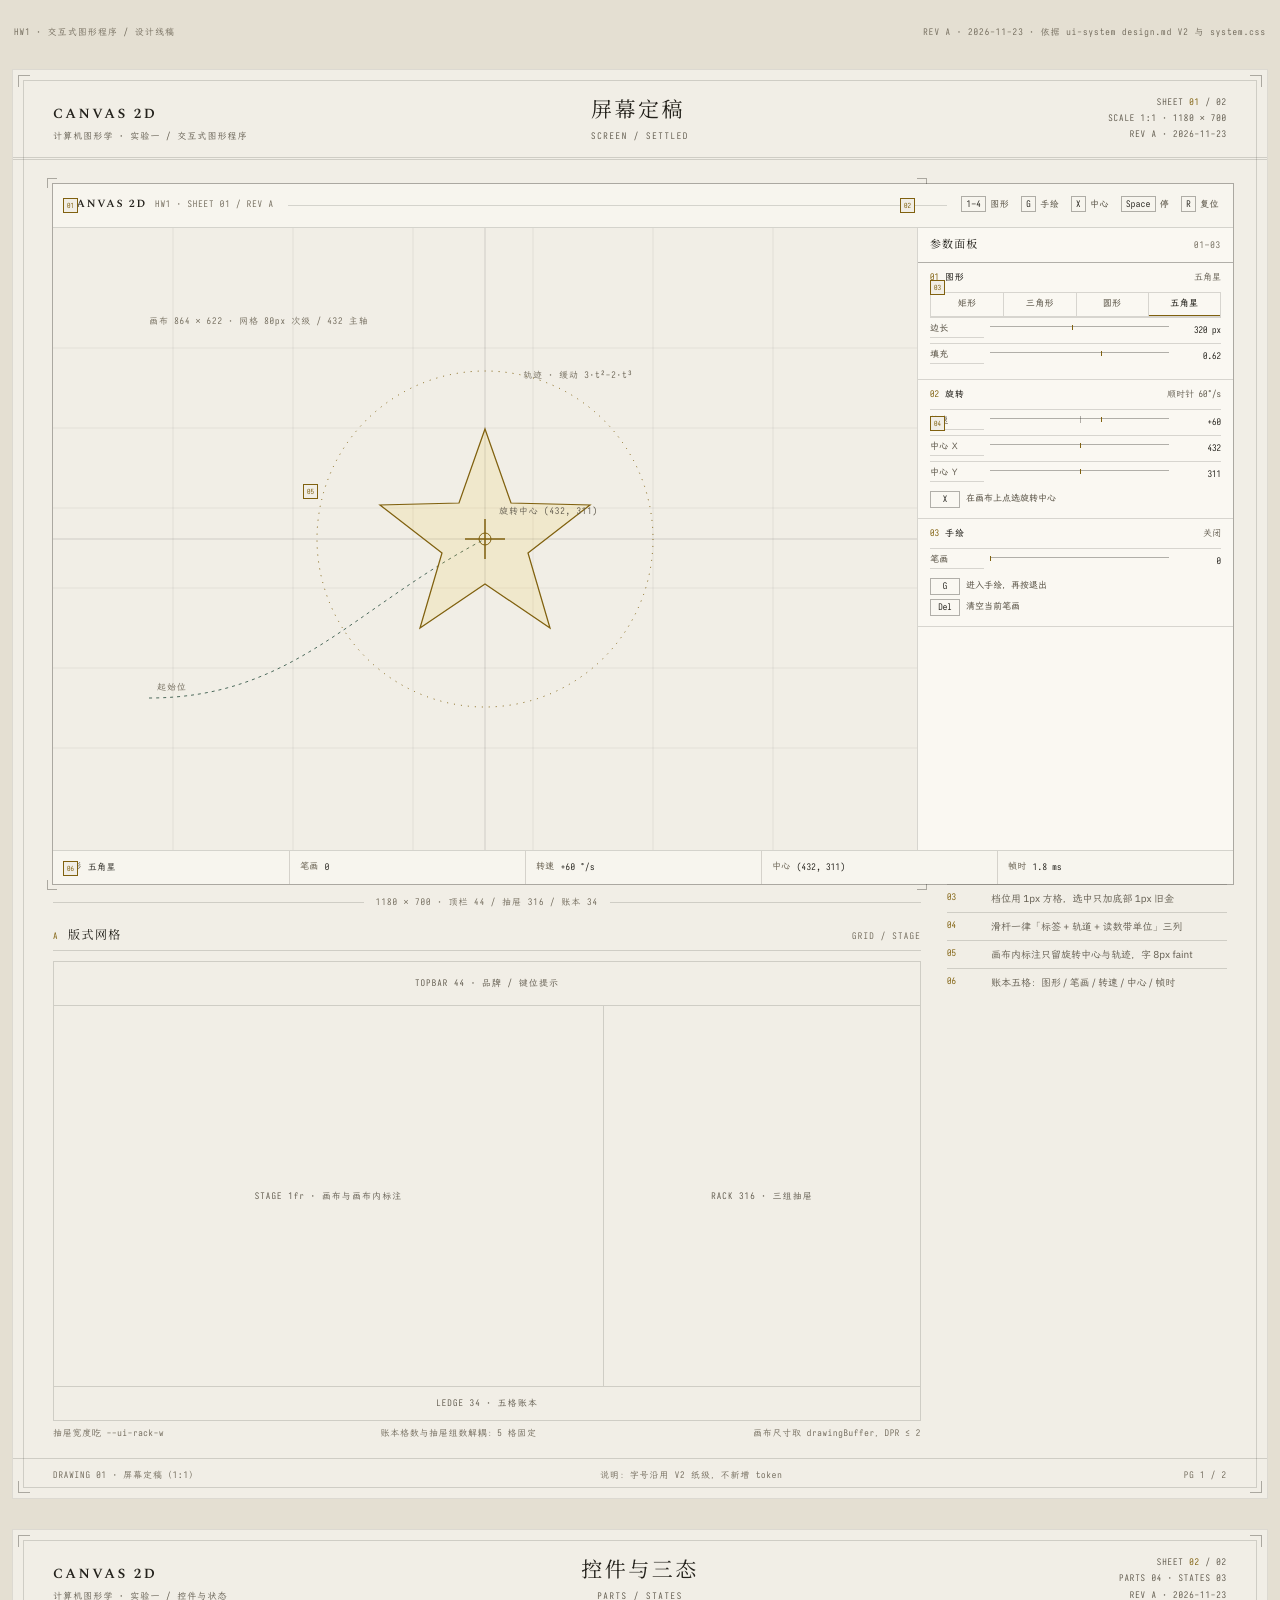
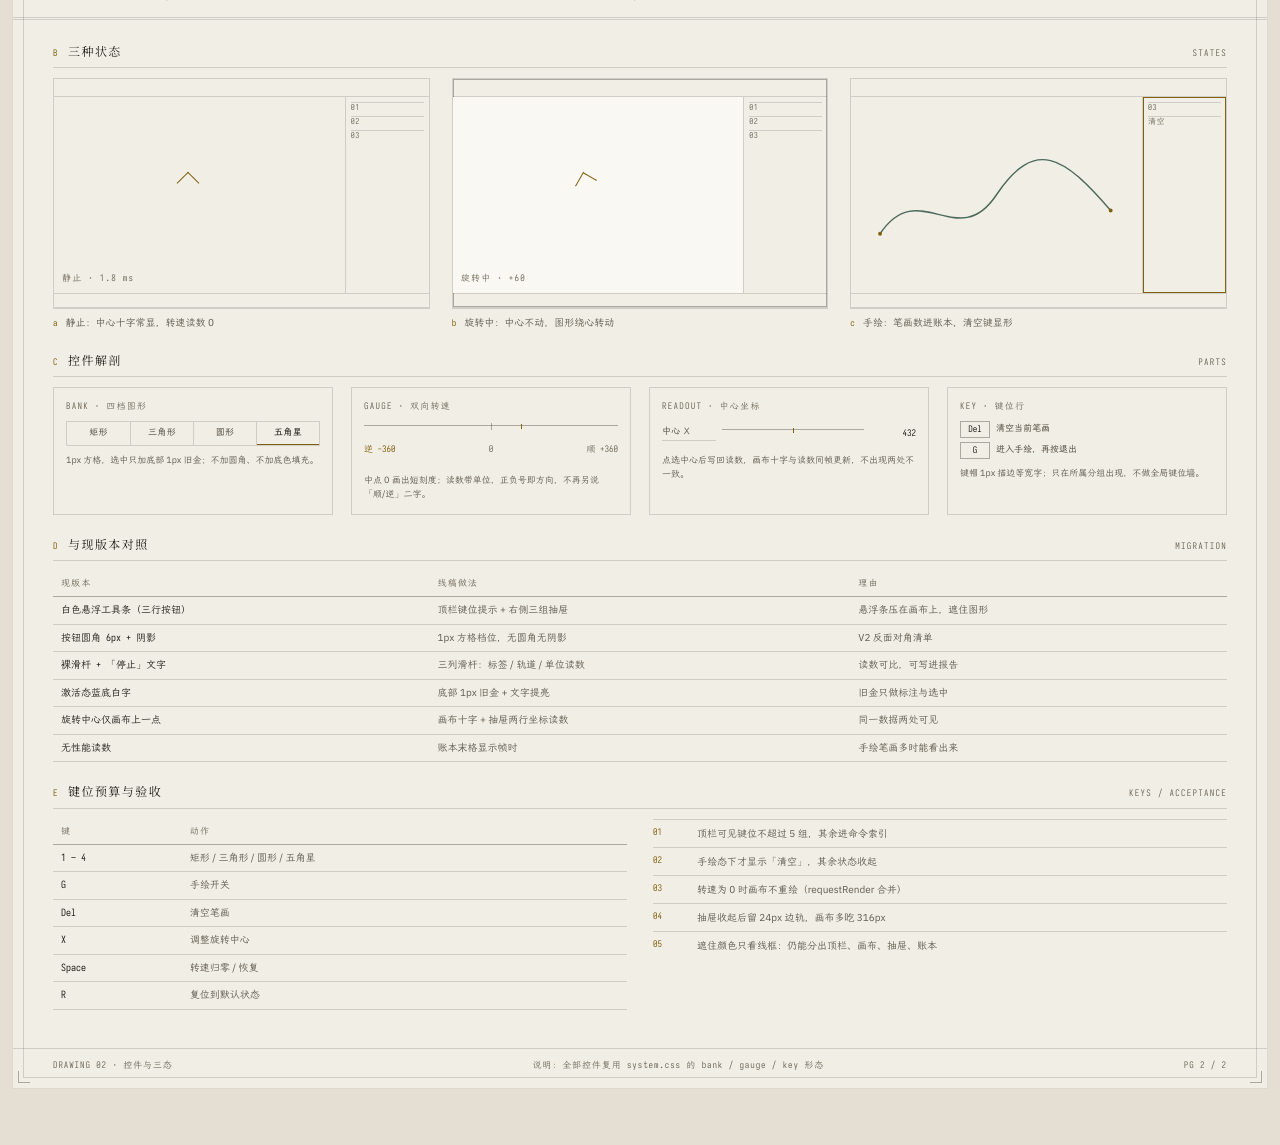
<file: 实验/1/设计线稿.html>
<!DOCTYPE html>
<html lang="zh-CN" data-theme="archive">
<head>
  <meta charset="utf-8">
  <meta name="viewport" content="width=device-width, initial-scale=1">
  <title>实验一 · 交互式图形程序 · 设计线稿</title>
  <link rel="stylesheet" href="../../ui-system/system.css">
  <link rel="stylesheet" href="../../ui-system/sheet.css">
  <style>
    @layer plate {
      /* ------------------------------------------------------ 屏幕定稿图 */

      .screen-figure {
        position: relative;
        margin: 0;
      }

      .screen-figure .crop {
        width: 10px;
        height: 10px;
      }

      .screen-figure .crop--tl { top: -6px; left: -6px; }
      .screen-figure .crop--tr { top: -6px; right: -6px; }
      .screen-figure .crop--bl { bottom: -6px; left: -6px; }
      .screen-figure .crop--br { right: -6px; bottom: -6px; }

      .screen {
        position: relative;
        display: grid;
        grid-template-columns: minmax(0, 1fr) var(--ui-rack-w);
        grid-template-rows: var(--ui-topbar-h) minmax(0, 1fr) var(--ui-ledge-h);
        grid-template-areas:
          "top top"
          "stage rack"
          "ledge ledge";
        width: 1180px;
        height: 700px;
        overflow: hidden;
        background: var(--ui-bg);
        outline: 1px solid var(--ui-line-strong);
      }

      .screen__top {
        grid-area: top;
        display: flex;
        align-items: center;
        gap: 14px;
        padding: 0 14px;
        background: var(--ui-bar);
        border-bottom: 1px solid var(--ui-line);
      }

      .screen__brand {
        font-family: var(--ui-font-display);
        font-size: 11px;
        font-weight: 600;
        letter-spacing: 0.16em;
      }

      .screen__brand span {
        margin-left: 8px;
        font-family: var(--ui-font-mono);
        font-size: 9px;
        font-weight: 400;
        letter-spacing: 0.1em;
        color: var(--ui-faint);
      }

      .screen__rule {
        flex: 1;
        height: 1px;
        background: var(--ui-line);
      }

      .screen__hints {
        display: flex;
        gap: 12px;
        font-family: var(--ui-font-label);
        font-size: 9px;
        font-weight: 500;
        letter-spacing: 0.05em;
        color: var(--ui-muted);
      }

      .screen__hints b {
        margin-right: 4px;
        padding: 1px 4px;
        border: 1px solid var(--ui-line-strong);
        font-family: var(--ui-font-mono);
        font-size: 9px;
        font-weight: 400;
        color: var(--ui-ink);
      }

      .screen__stage {
        grid-area: stage;
        position: relative;
        overflow: hidden;
      }

      .screen__rack {
        grid-area: rack;
        display: flex;
        flex-direction: column;
        border-left: 1px solid var(--ui-line);
        background: var(--ui-surface);
      }

      .rack__head {
        display: flex;
        align-items: baseline;
        gap: 8px;
        padding: 10px 12px 8px;
        border-bottom: 1px solid var(--ui-line-strong);
      }

      .rack__head b {
        font-family: var(--ui-font-display);
        font-size: 11px;
        font-weight: 400;
        letter-spacing: 0.1em;
      }

      .rack__head span {
        margin-left: auto;
        font-family: var(--ui-font-mono);
        font-size: 9px;
        letter-spacing: 0.1em;
        color: var(--ui-faint);
      }

      .rack__group {
        padding: 8px 12px 10px;
        border-bottom: 1px solid var(--ui-line);
      }

      .rack__group-head {
        display: flex;
        align-items: baseline;
        gap: 6px;
        margin-bottom: 7px;
      }

      .rack__no {
        font-family: var(--ui-font-mono);
        font-size: 9px;
        color: var(--ui-accent);
      }

      .rack__name {
        font-family: var(--ui-font-label);
        font-size: 9px;
        font-weight: 500;
        letter-spacing: 0.08em;
      }

      .rack__value {
        margin-left: auto;
        font-family: var(--ui-font-mono);
        font-size: 9px;
        font-variant-numeric: tabular-nums;
        color: var(--ui-muted);
      }

      .rack__bank {
        display: grid;
        grid-template-columns: repeat(4, minmax(0, 1fr));
        border: 1px solid var(--ui-line);
      }

      .rack__bank span {
        padding: 5px 0;
        border-left: 1px solid var(--ui-line);
        font-family: var(--ui-font-label);
        font-size: 9px;
        font-weight: 500;
        letter-spacing: 0.04em;
        color: var(--ui-muted);
        text-align: center;
      }

      .rack__bank span:first-child { border-left: 0; }

      .rack__bank span.is-on {
        box-shadow: inset 0 -1px 0 var(--ui-accent);
        color: var(--ui-ink);
      }

      .rack__row {
        display: grid;
        grid-template-columns: 54px minmax(0, 1fr) 46px;
        gap: 6px;
        align-items: center;
        padding: 5px 0;
        border-top: 1px solid var(--ui-line);
      }

      .rack__row:first-of-type { border-top: 0; }

      .rack__label {
        font-family: var(--ui-font-label);
        font-size: 9px;
        font-weight: 500;
        letter-spacing: 0.03em;
        color: var(--ui-muted);
        border-bottom: 1px solid var(--ui-line);
        padding-bottom: 1px;
      }

      .rack__track {
        position: relative;
        height: 9px;
        border-top: 1px solid var(--ui-line-strong);
      }

      .rack__track::before {
        position: absolute;
        top: -2px;
        left: var(--p, 50%);
        width: 1px;
        height: 5px;
        background: var(--ui-accent);
        content: "";
      }

      .rack__track--center::after {
        position: absolute;
        top: -3px;
        left: 50%;
        width: 1px;
        height: 7px;
        background: var(--ui-line-strong);
        content: "";
      }

      .rack__read {
        font-family: var(--ui-font-mono);
        font-size: 9px;
        font-variant-numeric: tabular-nums;
        color: var(--ui-ink);
        text-align: right;
      }

      .rack__key {
        display: grid;
        grid-template-columns: 30px minmax(0, 1fr);
        gap: 6px;
        align-items: center;
        padding: 4px 0 0;
        font-family: var(--ui-font-label);
        font-size: 9px;
        font-weight: 500;
        color: var(--ui-muted);
      }

      .rack__key b {
        padding: 1px 0;
        border: 1px solid var(--ui-line-strong);
        font-family: var(--ui-font-mono);
        font-size: 9px;
        font-weight: 400;
        color: var(--ui-ink);
        text-align: center;
      }

      .screen__ledge {
        grid-area: ledge;
        display: grid;
        grid-template-columns: repeat(5, minmax(0, 1fr));
        border-top: 1px solid var(--ui-line);
        background: var(--ui-bar);
      }

      .ledge__cell {
        display: flex;
        align-items: center;
        gap: 6px;
        padding: 0 10px;
        border-left: 1px solid var(--ui-line);
        font-family: var(--ui-font-label);
        font-size: 9px;
        font-weight: 500;
        letter-spacing: 0.04em;
        color: var(--ui-faint);
      }

      .ledge__cell:first-child { border-left: 0; }

      .ledge__cell b {
        font-family: var(--ui-font-mono);
        font-size: 9px;
        font-weight: 400;
        font-variant-numeric: tabular-nums;
        color: var(--ui-ink);
      }

      /* ---------------------------------------------------------- 标注 */

      .mk {
        position: absolute;
        display: grid;
        place-items: center;
        width: 15px;
        height: 15px;
        border: 1px solid var(--ui-accent);
        background: var(--ui-bg);
        font-family: var(--ui-font-mono);
        font-size: 7px;
        line-height: 1;
        color: var(--ui-accent);
        z-index: 2;
      }

      /* ------------------------------------------------------ 三态线框 */

      .state-strip {
        display: grid;
        grid-template-columns: repeat(3, minmax(0, 1fr));
        gap: 22px;
      }

      .wire--s1 {
        grid-template-columns: minmax(0, 1fr) 84px;
        grid-template-rows: 18px minmax(0, 1fr) 14px;
        grid-template-areas:
          "t t"
          "s r"
          "l l";
      }

      .wire__area-top { grid-area: t; border-bottom: 1px solid var(--ui-line); }
      .wire__area-stage { grid-area: s; position: relative; }
      .wire__area-rack { grid-area: r; }
      .wire__area-ledge { grid-area: l; border-top: 1px solid var(--ui-line); }

      .wire--s1 .wire__rack {
        padding: 5px;
      }

      .wire__cross {
        position: absolute;
        top: 44%;
        left: 46%;
        width: 16px;
        height: 16px;
        border-top: 1px solid var(--ui-accent);
        border-left: 1px solid var(--ui-accent);
        transform: translate(-50%, -50%) rotate(45deg);
      }

      .zoom-strip {
        display: grid;
        grid-template-columns: repeat(4, minmax(0, 1fr));
        gap: 18px;
      }

      .zoom-cell {
        padding: 12px;
        border: 1px solid var(--ui-line);
      }

      .zoom-cell h3 {
        margin: 0 0 8px;
        font-family: var(--ui-font-mono);
        font-size: 9px;
        font-weight: 400;
        letter-spacing: 0.14em;
        color: var(--ui-faint);
      }

      .zoom-cell p {
        margin: 8px 0 0;
        font-size: 9px;
        line-height: 1.55;
        color: var(--ui-muted);
      }

      .gauge-fig {
        display: grid;
        gap: 6px;
        padding: 4px 0 10px;
      }

      .gauge-fig .rack__track { height: 12px; }

      .gauge-scale {
        display: flex;
        justify-content: space-between;
        font-family: var(--ui-font-mono);
        font-size: 9px;
        color: var(--ui-faint);
      }

      .gauge-scale b { color: var(--ui-accent); font-weight: 400; }
    }
  </style>
</head>

<body>
  <div class="sheets">
    <div class="doc-head">
      <span>HW1 · 交互式图形程序 / 设计线稿</span>
      <span>REV A · 2026-11-23 · 依据 ui-system design.md V2 与 system.css</span>
    </div>

    <!-- ======================================================= SHEET 01 -->
    <section class="sheet" id="sheet-01">
      <span class="crop crop--tl"></span>
      <span class="crop crop--tr"></span>
      <span class="crop crop--bl"></span>
      <span class="crop crop--br"></span>

      <header class="sheet__head">
        <div class="doc-brand">
          <span class="doc-brand__name">CANVAS 2D</span>
          <span class="doc-brand__sub">计算机图形学 · 实验一 / 交互式图形程序</span>
        </div>
        <h1 class="doc-title">屏幕定稿<small>SCREEN / SETTLED</small></h1>
        <div class="doc-meta">
          SHEET <b>01</b> / 02<br>
          SCALE 1:1 · 1180 × 700<br>
          REV A · 2026-11-23
        </div>
      </header>

      <div class="sheet__body sheet--split">
        <div>
          <figure class="screen-figure">
            <span class="crop crop--tl"></span>
            <span class="crop crop--tr"></span>
            <span class="crop crop--bl"></span>
            <span class="crop crop--br"></span>

            <div class="screen">
              <span class="mk" style="top: 14px; left: 10px;">01</span>
              <span class="mk" style="top: 14px; right: 318px;">02</span>
              <span class="mk" style="top: 96px; right: 288px;">03</span>
              <span class="mk" style="top: 232px; right: 288px;">04</span>
              <span class="mk" style="top: 300px; left: 250px;">05</span>
              <span class="mk" style="bottom: 8px; left: 10px;">06</span>

              <div class="screen__top">
                <div class="screen__brand">CANVAS 2D<span>HW1 · SHEET 01 / REV A</span></div>
                <span class="screen__rule"></span>
                <div class="screen__hints">
                  <span><b>1–4</b>图形</span>
                  <span><b>G</b>手绘</span>
                  <span><b>X</b>中心</span>
                  <span><b>Space</b>停</span>
                  <span><b>R</b>复位</span>
                </div>
              </div>

              <div class="screen__stage">
                <svg viewBox="0 0 864 622" width="864" height="622" role="img" aria-label="画布线稿：五角星、旋转中心与缓动轨迹">
                  <style>
                    .cv-grid line { stroke: rgba(35, 33, 27, .07); stroke-width: 1; }
                    .cv-axis line { stroke: rgba(35, 33, 27, .16); stroke-width: 1; }
                    .cv-star { fill: var(--ui-scene-flower-a); fill-opacity: .16; stroke: var(--ui-accent); stroke-width: 1.25; }
                    .cv-path { fill: none; stroke: var(--ui-cool); stroke-width: 1; stroke-dasharray: 3 4; }
                    .cv-center line { stroke: var(--ui-accent); stroke-width: 1.5; }
                    .cv-center circle { fill: none; stroke: var(--ui-accent); stroke-width: 1; }
                    .cv-note { font-family: var(--ui-font-mono); font-size: 9px; letter-spacing: .1em; fill: var(--ui-faint); }
                    .cv-note--ink { fill: var(--ui-muted); }
                    .cv-arc { fill: none; stroke: var(--ui-accent); stroke-width: 1; }
                  </style>

                  <g class="cv-grid">
                    <line x1="0" y1="120" x2="864" y2="120"/><line x1="0" y1="200" x2="864" y2="200"/>
                    <line x1="0" y1="280" x2="864" y2="280"/><line x1="0" y1="360" x2="864" y2="360"/>
                    <line x1="0" y1="440" x2="864" y2="440"/><line x1="0" y1="520" x2="864" y2="520"/>
                    <line x1="120" y1="0" x2="120" y2="622"/><line x1="240" y1="0" x2="240" y2="622"/>
                    <line x1="360" y1="0" x2="360" y2="622"/><line x1="480" y1="0" x2="480" y2="622"/>
                    <line x1="600" y1="0" x2="600" y2="622"/><line x1="720" y1="0" x2="720" y2="622"/>
                  </g>

                  <g class="cv-axis">
                    <line x1="0" y1="311" x2="864" y2="311"/>
                    <line x1="432" y1="0" x2="432" y2="622"/>
                  </g>

                  <path class="cv-path" d="M 96 470 C 240 470, 300 380, 432 311"/>

                  <circle class="cv-arc" cx="432" cy="311" r="168" stroke-dasharray="1 6"/>

                  <polygon class="cv-star"
                    points="432,201 458,275 537,277 475,325 497,400 432,356 367,400 389,325 327,277 406,275"/>

                  <g class="cv-center">
                    <line x1="432" y1="291" x2="432" y2="331"/>
                    <line x1="412" y1="311" x2="452" y2="311"/>
                    <circle cx="432" cy="311" r="6"/>
                  </g>

                  <text class="cv-note cv-note--ink" x="446" y="286">旋转中心 (432, 311)</text>
                  <text class="cv-note" x="104" y="462">起始位</text>
                  <text class="cv-note" x="470" y="150">轨迹 · 缓动 3·t²−2·t³</text>
                  <text class="cv-note" x="96" y="96">画布 864 × 622 · 网格 80px 次级 / 432 主轴</text>
                </svg>
              </div>

              <div class="screen__rack">
                <div class="rack__head"><b>参数面板</b><span>01–03</span></div>

                <div class="rack__group">
                  <div class="rack__group-head">
                    <span class="rack__no">01</span><span class="rack__name">图形</span>
                    <span class="rack__value">五角星</span>
                  </div>
                  <div class="rack__bank">
                    <span>矩形</span><span>三角形</span><span>圆形</span><span class="is-on">五角星</span>
                  </div>
                  <div class="rack__row">
                    <span class="rack__label">边长</span>
                    <span class="rack__track" style="--p: 46%"></span>
                    <span class="rack__read">320 px</span>
                  </div>
                  <div class="rack__row">
                    <span class="rack__label">填充</span>
                    <span class="rack__track" style="--p: 62%"></span>
                    <span class="rack__read">0.62</span>
                  </div>
                </div>

                <div class="rack__group">
                  <div class="rack__group-head">
                    <span class="rack__no">02</span><span class="rack__name">旋转</span>
                    <span class="rack__value">顺时针 60°/s</span>
                  </div>
                  <div class="rack__row">
                    <span class="rack__label">转速</span>
                    <span class="rack__track rack__track--center" style="--p: 62%"></span>
                    <span class="rack__read">+60</span>
                  </div>
                  <div class="rack__row">
                    <span class="rack__label">中心 X</span>
                    <span class="rack__track" style="--p: 50%"></span>
                    <span class="rack__read">432</span>
                  </div>
                  <div class="rack__row">
                    <span class="rack__label">中心 Y</span>
                    <span class="rack__track" style="--p: 50%"></span>
                    <span class="rack__read">311</span>
                  </div>
                  <div class="rack__key"><b>X</b><span>在画布上点选旋转中心</span></div>
                </div>

                <div class="rack__group">
                  <div class="rack__group-head">
                    <span class="rack__no">03</span><span class="rack__name">手绘</span>
                    <span class="rack__value">关闭</span>
                  </div>
                  <div class="rack__row">
                    <span class="rack__label">笔画</span>
                    <span class="rack__track" style="--p: 0%"></span>
                    <span class="rack__read">0</span>
                  </div>
                  <div class="rack__key"><b>G</b><span>进入手绘，再按退出</span></div>
                  <div class="rack__key"><b>Del</b><span>清空当前笔画</span></div>
                </div>
              </div>

              <div class="screen__ledge">
                <div class="ledge__cell">图形 <b>五角星</b></div>
                <div class="ledge__cell">笔画 <b>0</b></div>
                <div class="ledge__cell">转速 <b>+60 °/s</b></div>
                <div class="ledge__cell">中心 <b>(432, 311)</b></div>
                <div class="ledge__cell">帧时 <b>1.8 ms</b></div>
              </div>
            </div>
          </figure>

          <div class="dim">1180 × 700 · 顶栏 44 / 抽屉 316 / 账本 34</div>

          <div class="layout-grid">
            <div class="block-head">
              <span class="block-no">A</span>
              <h2>版式网格</h2>
              <span class="block-en">GRID / STAGE</span>
            </div>
            <div style="display: grid; grid-template-columns: 1fr 316px; grid-template-rows: 44px 380px 34px; border: 1px solid var(--ui-line);">
              <div class="gd" style="grid-column: 1 / -1; border-bottom: 1px solid var(--ui-line);">TOPBAR 44 · 品牌 / 键位提示</div>
              <div class="gd" style="border-right: 1px solid var(--ui-line);">STAGE 1fr · 画布与画布内标注</div>
              <div class="gd">RACK 316 · 三组抽屉</div>
              <div class="gd" style="grid-column: 1 / -1; border-top: 1px solid var(--ui-line);">LEDGE 34 · 五格账本</div>
            </div>
            <div class="layout-grid__notes">
              <span>抽屉宽度吃 --ui-rack-w</span>
              <span>账本格数与抽屉组数解耦：5 格固定</span>
              <span>画布尺寸取 drawingBuffer，DPR ≤ 2</span>
            </div>
          </div>
        </div>

        <aside class="sheet-aside">
          <div class="aside-block">
            <h2><span>01</span>图纸信息</h2>
            <dl class="spec-list">
              <div><dt>用途</dt><dd>实验一的形状切换、缓动平移、旋转与手绘</dd></div>
              <div><dt>结构</dt><dd>顶栏键位 + 画布 + 三组抽屉 + 五格账本</dd></div>
              <div><dt>改动</dt><dd>白色悬浮工具条改为档案式抽屉，滑杆带单位读数</dd></div>
              <div><dt>保留</dt><dd>画布上的旋转中心十字与「调整中心」交互</dd></div>
              <div><dt>键位</dt><dd>可见 5 组，其余进命令索引</dd></div>
            </dl>
          </div>

          <div class="aside-block">
            <h2><span>02</span>色板</h2>
            <div class="swatch-row"><span class="swatch" style="--c: #f1eee6"></span><b>--ui-bg</b><span>画布底</span></div>
            <div class="swatch-row"><span class="swatch" style="--c: #faf8f2"></span><b>--ui-surface</b><span>抽屉</span></div>
            <div class="swatch-row"><span class="swatch" style="--c: #23211b"></span><b>--ui-ink</b><span>读数</span></div>
            <div class="swatch-row"><span class="swatch" style="--c: #726b5c"></span><b>--ui-faint</b><span>编号</span></div>
            <div class="swatch-row"><span class="swatch" style="--c: #80610f"></span><b>--ui-accent</b><span>中心 / 选中</span></div>
            <div class="swatch-row"><span class="swatch" style="--c: #4d6a5c"></span><b>--ui-cool</b><span>轨迹</span></div>
          </div>

          <div class="aside-block">
            <h2><span>03</span>字级</h2>
            <div class="type-row">
              <div class="type-sample--display">CANVAS 2D</div>
              <p>Spectral 600 · 11px · 字距 .16em</p>
            </div>
            <div class="type-row">
              <div class="type-sample--mono">+60 °/s · (432, 311)</div>
              <p>Iosevka 400 · 9px · tabular-nums</p>
            </div>
            <div class="type-row">
              <div class="type-sample--body">在画布上点选旋转中心，标记随之移动。</div>
              <p>WenKai 400 · 9px · 行高 1.55</p>
            </div>
          </div>

          <div class="aside-block">
            <h2><span>04</span>标注</h2>
            <ol class="callouts">
              <li><b>01</b>顶栏只放品牌与 5 组键位，动作收进命令索引</li>
              <li><b>02</b>抽屉宽 316，组头三段：编号 / 组名 / 当前值</li>
              <li><b>03</b>档位用 1px 方格，选中只加底部 1px 旧金</li>
              <li><b>04</b>滑杆一律「标签 + 轨道 + 读数带单位」三列</li>
              <li><b>05</b>画布内标注只留旋转中心与轨迹，字 8px faint</li>
              <li><b>06</b>账本五格：图形 / 笔画 / 转速 / 中心 / 帧时</li>
            </ol>
          </div>
        </aside>
      </div>

      <footer class="sheet__foot">
        <span>DRAWING 01 · 屏幕定稿（1:1）</span>
        <span>说明：字号沿用 V2 纸级，不新增 token</span>
        <span>PG 1 / 2</span>
      </footer>
    </section>

    <!-- ======================================================= SHEET 02 -->
    <section class="sheet" id="sheet-02">
      <span class="crop crop--tl"></span>
      <span class="crop crop--tr"></span>
      <span class="crop crop--bl"></span>
      <span class="crop crop--br"></span>

      <header class="sheet__head">
        <div class="doc-brand">
          <span class="doc-brand__name">CANVAS 2D</span>
          <span class="doc-brand__sub">计算机图形学 · 实验一 / 控件与状态</span>
        </div>
        <h1 class="doc-title">控件与三态<small>PARTS / STATES</small></h1>
        <div class="doc-meta">
          SHEET <b>02</b> / 02<br>
          PARTS 04 · STATES 03<br>
          REV A · 2026-11-23
        </div>
      </header>

      <div class="sheet__body sheet--stack">
        <section>
          <div class="block-head">
            <span class="block-no">B</span>
            <h2>三种状态</h2>
            <span class="block-en">STATES</span>
          </div>

          <div class="state-strip">
            <figure class="state-fig">
              <div class="wire wire--s1">
                <div class="wire__area-top"></div>
                <div class="wire__area-stage">
                  <div class="wire__cross"></div>
                  <span class="wire__stage" style="position: absolute; left: 8px; bottom: 8px;">静止 · 1.8 ms</span>
                </div>
                <div class="wire__area-rack wire__rack"><i>01</i><i>02</i><i>03</i></div>
                <div class="wire__area-ledge"></div>
              </div>
              <figcaption><b>a</b>静止：中心十字常显，转速读数 0</figcaption>
            </figure>

            <figure class="state-fig">
              <div class="wire wire--s1" style="box-shadow: inset 0 0 0 1px var(--ui-line-strong);">
                <div class="wire__area-top"></div>
                <div class="wire__area-stage" style="background: var(--ui-surface);">
                  <div class="wire__cross" style="transform: translate(-50%, -50%) rotate(30deg);"></div>
                  <span class="wire__stage" style="position: absolute; left: 8px; bottom: 8px;">旋转中 · +60</span>
                </div>
                <div class="wire__area-rack wire__rack"><i>01</i><i>02</i><i>03</i></div>
                <div class="wire__area-ledge"></div>
              </div>
              <figcaption><b>b</b>旋转中：中心不动，图形绕心转动</figcaption>
            </figure>

            <figure class="state-fig">
              <div class="wire wire--s1">
                <div class="wire__area-top"></div>
                <div class="wire__area-stage">
                  <svg viewBox="0 0 300 160" width="100%" height="100%" aria-label="手绘态线稿">
                    <path d="M 30 120 C 70 60, 110 140, 150 80 S 220 40, 268 96"
                          fill="none" stroke="var(--ui-cool)" stroke-width="1.5"/>
                    <circle cx="30" cy="120" r="2" fill="var(--ui-accent)"/>
                    <circle cx="268" cy="96" r="2" fill="var(--ui-accent)"/>
                  </svg>
                </div>
                <div class="wire__area-rack wire__rack" style="box-shadow: inset 0 0 0 1px var(--ui-accent);"><i>03</i><i>清空</i></div>
                <div class="wire__area-ledge"></div>
              </div>
              <figcaption><b>c</b>手绘：笔画数进账本，清空键显形</figcaption>
            </figure>
          </div>
        </section>

        <section>
          <div class="block-head">
            <span class="block-no">C</span>
            <h2>控件解剖</h2>
            <span class="block-en">PARTS</span>
          </div>

          <div class="zoom-strip">
            <div class="zoom-cell">
              <h3>BANK · 四档图形</h3>
              <div class="rack__bank">
                <span>矩形</span><span>三角形</span><span>圆形</span><span class="is-on">五角星</span>
              </div>
              <p>1px 方格，选中只加底部 1px 旧金；不加圆角、不加底色填充。</p>
            </div>

            <div class="zoom-cell">
              <h3>GAUGE · 双向转速</h3>
              <div class="gauge-fig">
                <span class="rack__track rack__track--center" style="--p: 62%"></span>
                <div class="gauge-scale"><b>逆 −360</b><span>0</span><span>顺 +360</span></div>
              </div>
              <p>中点 0 画出短刻度；读数带单位，正负号即方向，不再另说「顺/逆」二字。</p>
            </div>

            <div class="zoom-cell">
              <h3>READOUT · 中心坐标</h3>
              <div class="rack__row" style="border-top: 0;">
                <span class="rack__label">中心 X</span>
                <span class="rack__track" style="--p: 50%"></span>
                <span class="rack__read">432</span>
              </div>
              <p>点选中心后写回读数，画布十字与读数同帧更新，不出现两处不一致。</p>
            </div>

            <div class="zoom-cell">
              <h3>KEY · 键位行</h3>
              <div class="rack__key" style="padding-top: 0;"><b>Del</b><span>清空当前笔画</span></div>
              <div class="rack__key"><b>G</b><span>进入手绘，再按退出</span></div>
              <p>键帽 1px 描边等宽字；只在所属分组出现，不做全局键位墙。</p>
            </div>
          </div>
        </section>

        <section>
          <div class="block-head">
            <span class="block-no">D</span>
            <h2>与现版本对照</h2>
            <span class="block-en">MIGRATION</span>
          </div>
          <table class="state-table">
            <thead>
              <tr><th>现版本</th><th>线稿做法</th><th>理由</th></tr>
            </thead>
            <tbody>
              <tr><td>白色悬浮工具条（三行按钮）</td><td>顶栏键位提示 + 右侧三组抽屉</td><td>悬浮条压在画布上，遮住图形</td></tr>
              <tr><td>按钮圆角 6px + 阴影</td><td>1px 方格档位，无圆角无阴影</td><td>V2 反面对角清单</td></tr>
              <tr><td>裸滑杆 + 「停止」文字</td><td>三列滑杆：标签 / 轨道 / 单位读数</td><td>读数可比，可写进报告</td></tr>
              <tr><td>激活态蓝底白字</td><td>底部 1px 旧金 + 文字提亮</td><td>旧金只做标注与选中</td></tr>
              <tr><td>旋转中心仅画布上一点</td><td>画布十字 + 抽屉两行坐标读数</td><td>同一数据两处可见</td></tr>
              <tr><td>无性能读数</td><td>账本末格显示帧时</td><td>手绘笔画多时能看出来</td></tr>
            </tbody>
          </table>
        </section>

        <section>
          <div class="block-head">
            <span class="block-no">E</span>
            <h2>键位预算与验收</h2>
            <span class="block-en">KEYS / ACCEPTANCE</span>
          </div>
          <div style="display: grid; grid-template-columns: 1fr 1fr; gap: 26px;">
            <table class="state-table">
              <thead><tr><th>键</th><th>动作</th></tr></thead>
              <tbody>
                <tr><td>1 – 4</td><td>矩形 / 三角形 / 圆形 / 五角星</td></tr>
                <tr><td>G</td><td>手绘开关</td></tr>
                <tr><td>Del</td><td>清空笔画</td></tr>
                <tr><td>X</td><td>调整旋转中心</td></tr>
                <tr><td>Space</td><td>转速归零 / 恢复</td></tr>
                <tr><td>R</td><td>复位到默认状态</td></tr>
              </tbody>
            </table>
            <ol class="callouts">
              <li><b>01</b>顶栏可见键位不超过 5 组，其余进命令索引</li>
              <li><b>02</b>手绘态下才显示「清空」，其余状态收起</li>
              <li><b>03</b>转速为 0 时画布不重绘（requestRender 合并）</li>
              <li><b>04</b>抽屉收起后留 24px 边轨，画布多吃 316px</li>
              <li><b>05</b>遮住颜色只看线框：仍能分出顶栏、画布、抽屉、账本</li>
            </ol>
          </div>
        </section>
      </div>

      <footer class="sheet__foot">
        <span>DRAWING 02 · 控件与三态</span>
        <span>说明：全部控件复用 system.css 的 bank / gauge / key 形态</span>
        <span>PG 2 / 2</span>
      </footer>
    </section>
  </div>
</body>
</html>
</file>
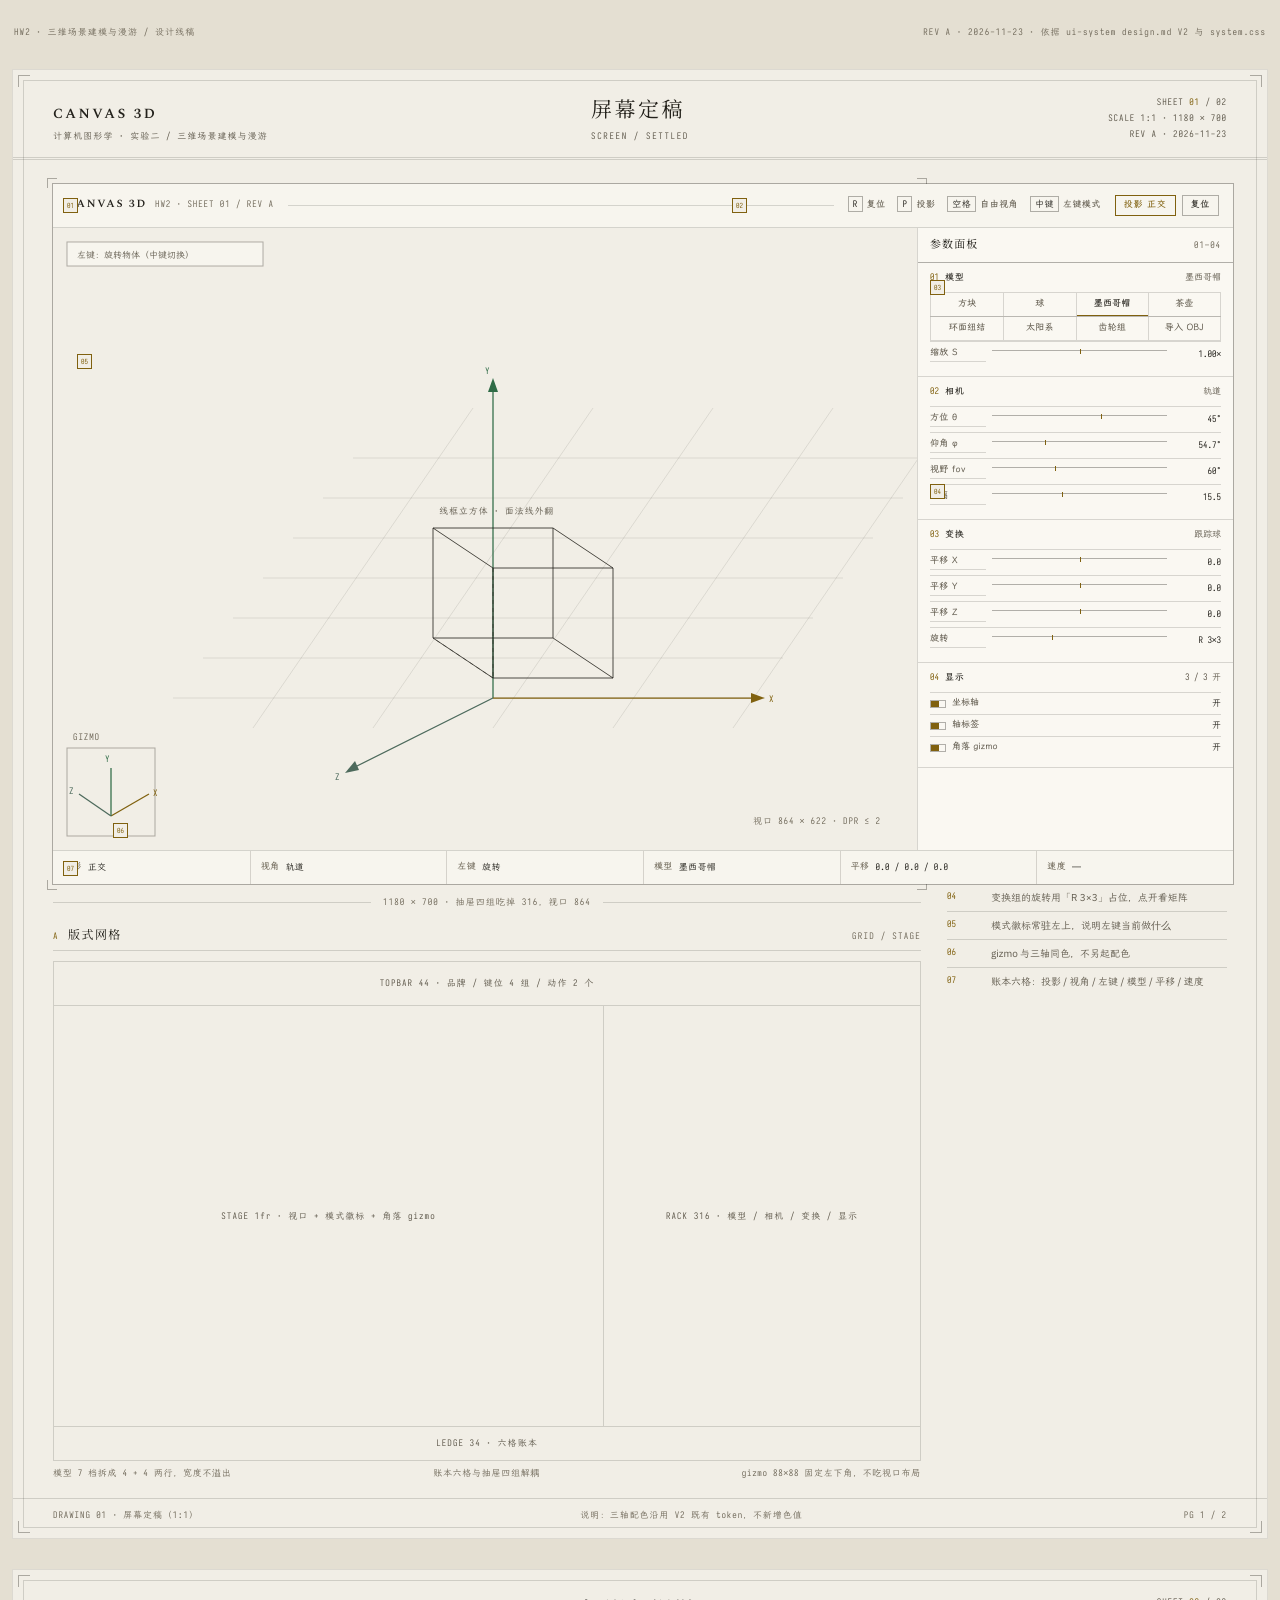
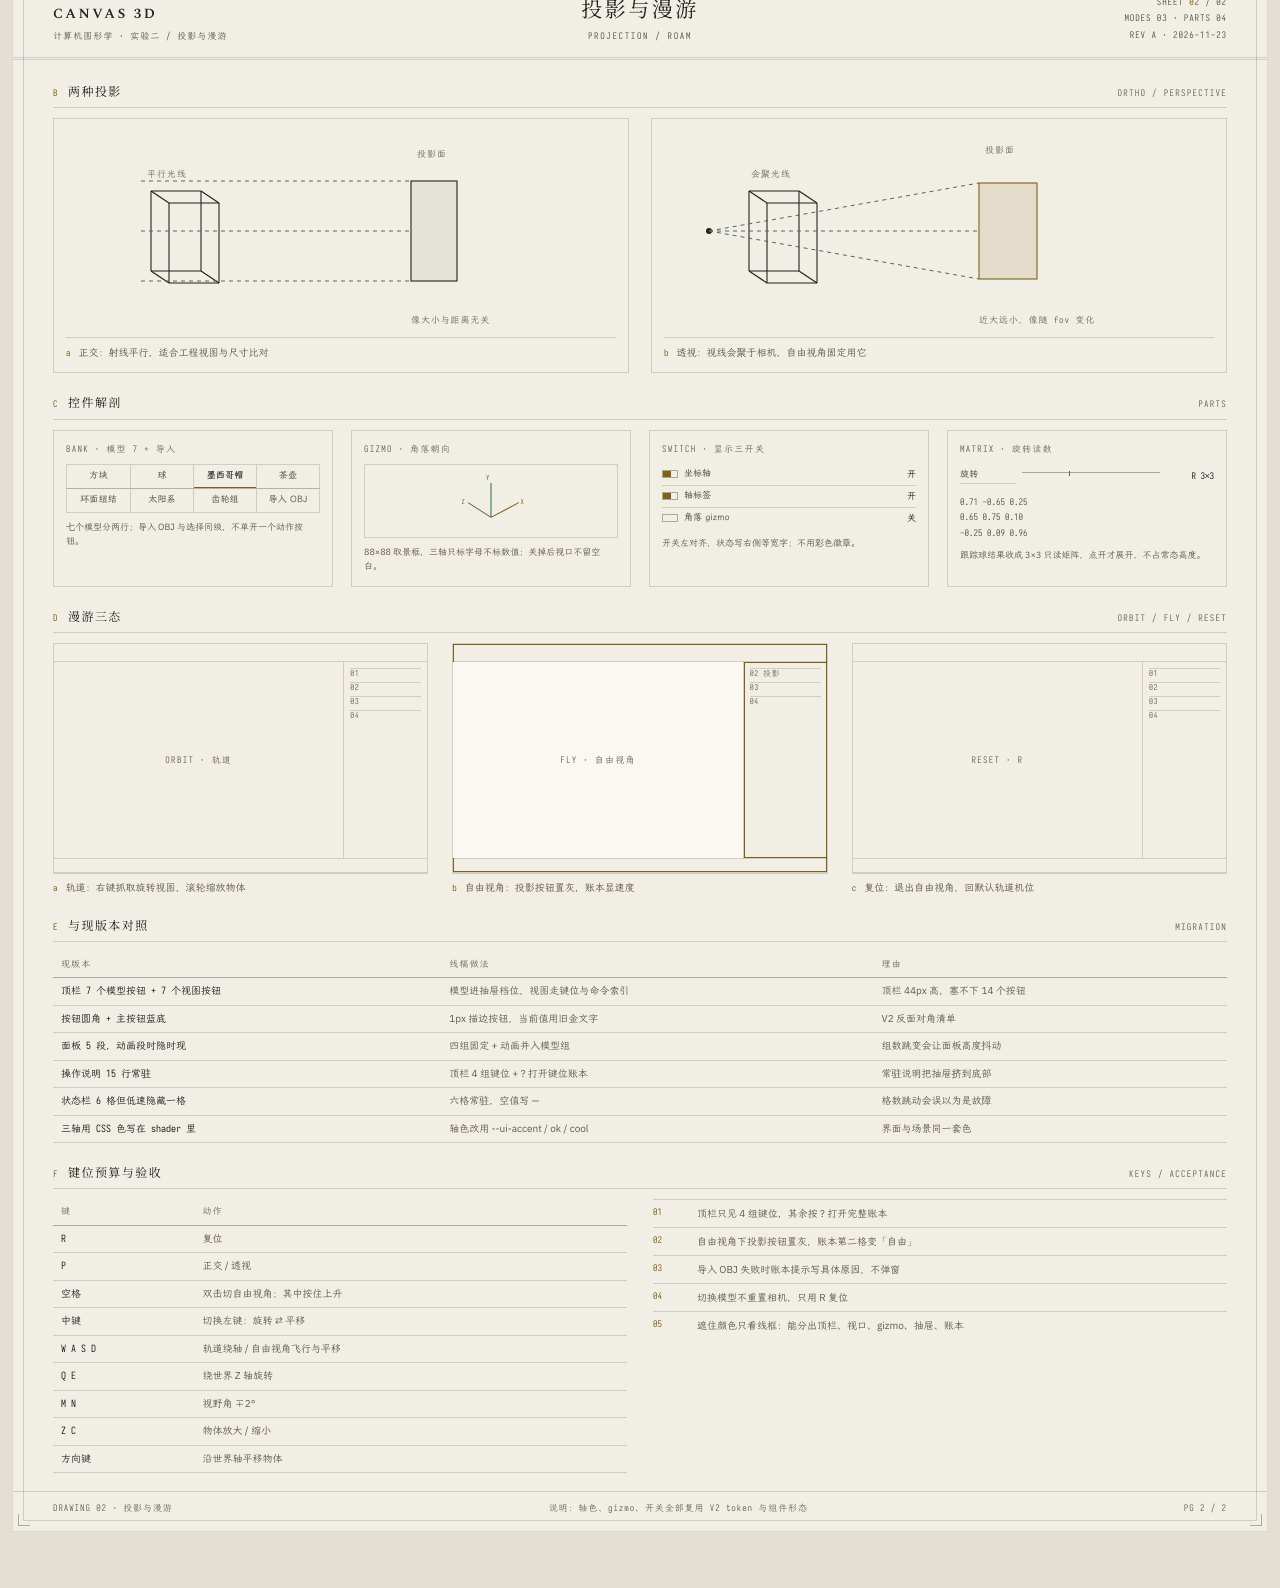
<file: 实验/2/设计线稿.html>
<!DOCTYPE html>
<html lang="zh-CN" data-theme="archive">
<head>
  <meta charset="utf-8">
  <meta name="viewport" content="width=device-width, initial-scale=1">
  <title>实验二 · 三维场景建模与漫游 · 设计线稿</title>
  <link rel="stylesheet" href="../../ui-system/system.css">
  <link rel="stylesheet" href="../../ui-system/sheet.css">
  <style>
    @layer plate {
      .screen-figure {
        position: relative;
        margin: 0;
      }

      .screen-figure .crop {
        width: 10px;
        height: 10px;
      }

      .screen-figure .crop--tl { top: -6px; left: -6px; }
      .screen-figure .crop--tr { top: -6px; right: -6px; }
      .screen-figure .crop--bl { bottom: -6px; left: -6px; }
      .screen-figure .crop--br { right: -6px; bottom: -6px; }

      .screen {
        position: relative;
        display: grid;
        grid-template-columns: minmax(0, 1fr) var(--ui-rack-w);
        grid-template-rows: var(--ui-topbar-h) minmax(0, 1fr) var(--ui-ledge-h);
        grid-template-areas:
          "top top"
          "stage rack"
          "ledge ledge";
        width: 1180px;
        height: 700px;
        overflow: hidden;
        background: var(--ui-bg);
        outline: 1px solid var(--ui-line-strong);
      }

      .screen__top {
        grid-area: top;
        display: flex;
        align-items: center;
        gap: 14px;
        padding: 0 14px;
        background: var(--ui-bar);
        border-bottom: 1px solid var(--ui-line);
      }

      .screen__brand {
        font-family: var(--ui-font-display);
        font-size: 11px;
        font-weight: 600;
        letter-spacing: 0.16em;
      }

      .screen__brand span {
        margin-left: 8px;
        font-family: var(--ui-font-mono);
        font-size: 9px;
        font-weight: 400;
        letter-spacing: 0.1em;
        color: var(--ui-faint);
      }

      .screen__rule {
        flex: 1;
        height: 1px;
        background: var(--ui-line);
      }

      .screen__hints {
        display: flex;
        gap: 12px;
        font-family: var(--ui-font-label);
        font-size: 9px;
        font-weight: 500;
        letter-spacing: 0.05em;
        color: var(--ui-muted);
      }

      .screen__hints b {
        margin-right: 4px;
        padding: 1px 4px;
        border: 1px solid var(--ui-line-strong);
        font-family: var(--ui-font-mono);
        font-size: 9px;
        font-weight: 400;
        color: var(--ui-ink);
      }

      .screen__acts {
        display: flex;
        gap: 6px;
      }

      .screen__btn {
        display: grid;
        place-items: center;
        padding: 3px 8px;
        border: 1px solid var(--ui-line-strong);
        font-family: var(--ui-font-label);
        font-size: 9px;
        font-weight: 500;
        letter-spacing: 0.08em;
        color: var(--ui-ink);
      }

      .screen__btn--live {
        border-color: var(--ui-accent);
        color: var(--ui-accent);
      }

      .screen__stage {
        grid-area: stage;
        position: relative;
        overflow: hidden;
      }

      .screen__rack {
        grid-area: rack;
        display: flex;
        flex-direction: column;
        border-left: 1px solid var(--ui-line);
        background: var(--ui-surface);
        overflow: hidden;
      }

      .rack__head {
        display: flex;
        align-items: baseline;
        gap: 8px;
        padding: 10px 12px 8px;
        border-bottom: 1px solid var(--ui-line-strong);
      }

      .rack__head b {
        font-family: var(--ui-font-display);
        font-size: 11px;
        font-weight: 400;
        letter-spacing: 0.1em;
      }

      .rack__head span {
        margin-left: auto;
        font-family: var(--ui-font-mono);
        font-size: 9px;
        letter-spacing: 0.1em;
        color: var(--ui-faint);
      }

      .rack__group {
        padding: 8px 12px 9px;
        border-bottom: 1px solid var(--ui-line);
      }

      .rack__group-head {
        display: flex;
        align-items: baseline;
        gap: 6px;
        margin-bottom: 7px;
      }

      .rack__no {
        font-family: var(--ui-font-mono);
        font-size: 9px;
        color: var(--ui-accent);
      }

      .rack__name {
        font-family: var(--ui-font-label);
        font-size: 9px;
        font-weight: 500;
        letter-spacing: 0.08em;
      }

      .rack__value {
        margin-left: auto;
        font-family: var(--ui-font-mono);
        font-size: 9px;
        font-variant-numeric: tabular-nums;
        color: var(--ui-muted);
      }

      .rack__bank {
        display: grid;
        grid-template-columns: repeat(4, minmax(0, 1fr));
        border: 1px solid var(--ui-line);
      }

      .rack__bank + .rack__bank {
        margin-top: -1px;
      }

      .rack__bank span {
        padding: 5px 0;
        border-left: 1px solid var(--ui-line);
        font-family: var(--ui-font-label);
        font-size: 9px;
        font-weight: 500;
        letter-spacing: 0.02em;
        color: var(--ui-muted);
        text-align: center;
      }

      .rack__bank span:first-child { border-left: 0; }
      .rack__bank span.is-on { box-shadow: inset 0 -1px 0 var(--ui-accent); color: var(--ui-ink); }

      .rack__row {
        display: grid;
        grid-template-columns: 56px minmax(0, 1fr) 48px;
        gap: 6px;
        align-items: center;
        padding: 5px 0;
        border-top: 1px solid var(--ui-line);
      }

      .rack__label {
        padding-bottom: 1px;
        border-bottom: 1px solid var(--ui-line);
        font-family: var(--ui-font-label);
        font-size: 9px;
        font-weight: 500;
        letter-spacing: 0.03em;
        color: var(--ui-muted);
      }

      .rack__track {
        position: relative;
        height: 9px;
        border-top: 1px solid var(--ui-line-strong);
      }

      .rack__track::before {
        position: absolute;
        top: -2px;
        left: var(--p, 50%);
        width: 1px;
        height: 5px;
        background: var(--ui-accent);
        content: "";
      }

      .rack__read {
        font-family: var(--ui-font-mono);
        font-size: 9px;
        font-variant-numeric: tabular-nums;
        color: var(--ui-ink);
        text-align: right;
      }

      .rack__switch {
        display: flex;
        align-items: center;
        gap: 6px;
        padding: 4px 0;
        border-top: 1px solid var(--ui-line);
        font-family: var(--ui-font-label);
        font-size: 9px;
        font-weight: 500;
        color: var(--ui-muted);
      }

      .rack__switch i {
        width: 16px;
        height: 8px;
        border: 1px solid var(--ui-line-strong);
        font-style: normal;
      }

      .rack__switch i.is-on {
        box-shadow: inset 8px 0 0 var(--ui-accent);
      }

      .rack__switch b {
        margin-left: auto;
        font-family: var(--ui-font-mono);
        font-size: 9px;
        font-weight: 400;
        color: var(--ui-ink);
      }

      .screen__ledge {
        grid-area: ledge;
        display: grid;
        grid-template-columns: repeat(6, minmax(0, 1fr));
        border-top: 1px solid var(--ui-line);
        background: var(--ui-bar);
      }

      .ledge__cell {
        display: flex;
        align-items: center;
        gap: 6px;
        padding: 0 10px;
        border-left: 1px solid var(--ui-line);
        font-family: var(--ui-font-label);
        font-size: 9px;
        font-weight: 500;
        letter-spacing: 0.04em;
        color: var(--ui-faint);
      }

      .ledge__cell:first-child { border-left: 0; }

      .ledge__cell b {
        font-family: var(--ui-font-mono);
        font-size: 9px;
        font-weight: 400;
        font-variant-numeric: tabular-nums;
        color: var(--ui-ink);
      }

      .mk {
        position: absolute;
        display: grid;
        place-items: center;
        width: 15px;
        height: 15px;
        border: 1px solid var(--ui-accent);
        background: var(--ui-bg);
        font-family: var(--ui-font-mono);
        font-size: 7px;
        line-height: 1;
        color: var(--ui-accent);
        z-index: 2;
      }

      .proj-pair {
        display: grid;
        grid-template-columns: 1fr 1fr;
        gap: 22px;
      }

      .proj-fig {
        margin: 0;
        padding: 12px;
        border: 1px solid var(--ui-line);
      }

      .proj-fig figcaption {
        display: flex;
        align-items: baseline;
        gap: 8px;
        padding-top: 8px;
        border-top: 1px solid var(--ui-line);
        font-size: 10px;
        color: var(--ui-muted);
      }

      .proj-fig figcaption b {
        font-family: var(--ui-font-mono);
        font-size: 9px;
        font-weight: 400;
        color: var(--ui-accent);
      }

      .zoom-strip {
        display: grid;
        grid-template-columns: repeat(4, minmax(0, 1fr));
        gap: 18px;
      }

      .zoom-cell {
        padding: 12px;
        border: 1px solid var(--ui-line);
      }

      .zoom-cell h3 {
        margin: 0 0 8px;
        font-family: var(--ui-font-mono);
        font-size: 9px;
        font-weight: 400;
        letter-spacing: 0.14em;
        color: var(--ui-faint);
      }

      .zoom-cell p {
        margin: 8px 0 0;
        font-size: 9px;
        line-height: 1.55;
        color: var(--ui-muted);
      }

      .gizmo-fig {
        display: grid;
        place-items: center;
        height: 74px;
        border: 1px solid var(--ui-line);
      }
    }
  </style>
</head>

<body>
  <div class="sheets">
    <div class="doc-head">
      <span>HW2 · 三维场景建模与漫游 / 设计线稿</span>
      <span>REV A · 2026-11-23 · 依据 ui-system design.md V2 与 system.css</span>
    </div>

    <!-- ======================================================= SHEET 01 -->
    <section class="sheet" id="sheet-01">
      <span class="crop crop--tl"></span>
      <span class="crop crop--tr"></span>
      <span class="crop crop--bl"></span>
      <span class="crop crop--br"></span>

      <header class="sheet__head">
        <div class="doc-brand">
          <span class="doc-brand__name">CANVAS 3D</span>
          <span class="doc-brand__sub">计算机图形学 · 实验二 / 三维场景建模与漫游</span>
        </div>
        <h1 class="doc-title">屏幕定稿<small>SCREEN / SETTLED</small></h1>
        <div class="doc-meta">
          SHEET <b>01</b> / 02<br>
          SCALE 1:1 · 1180 × 700<br>
          REV A · 2026-11-23
        </div>
      </header>

      <div class="sheet__body sheet--split">
        <div>
          <figure class="screen-figure">
            <span class="crop crop--tl"></span>
            <span class="crop crop--tr"></span>
            <span class="crop crop--bl"></span>
            <span class="crop crop--br"></span>

            <div class="screen">
              <span class="mk" style="top: 14px; left: 10px;">01</span>
              <span class="mk" style="top: 14px; right: 486px;">02</span>
              <span class="mk" style="top: 96px; right: 288px;">03</span>
              <span class="mk" style="top: 300px; right: 288px;">04</span>
              <span class="mk" style="top: 170px; left: 24px;">05</span>
              <span class="mk" style="bottom: 46px; left: 60px;">06</span>
              <span class="mk" style="bottom: 8px; left: 10px;">07</span>

              <div class="screen__top">
                <div class="screen__brand">CANVAS 3D<span>HW2 · SHEET 01 / REV A</span></div>
                <span class="screen__rule"></span>
                <div class="screen__hints">
                  <span><b>R</b>复位</span>
                  <span><b>P</b>投影</span>
                  <span><b>空格</b>自由视角</span>
                  <span><b>中键</b>左键模式</span>
                </div>
                <div class="screen__acts">
                  <span class="screen__btn screen__btn--live">投影 正交</span>
                  <span class="screen__btn">复位</span>
                </div>
              </div>

              <div class="screen__stage">
                <svg viewBox="0 0 864 622" width="864" height="622" role="img" aria-label="视口线稿：三轴、参考地面、线框立方体与角落 gizmo">
                  <style>
                    .w-grid line { stroke: rgba(35, 33, 27, .10); stroke-width: 1; }
                    .w-axis line { stroke-width: 1.25; }
                    .w-axis--x line { stroke: var(--ui-accent); }
                    .w-axis--y line { stroke: var(--ui-ok); }
                    .w-axis--z line { stroke: var(--ui-cool); }
                    .w-cube line { stroke: var(--ui-ink); stroke-width: 1; opacity: .8; }
                    .w-cube line.is-dash { stroke-dasharray: 4 4; opacity: .45; }
                    .w-note { font-family: var(--ui-font-mono); font-size: 9px; letter-spacing: .1em; fill: var(--ui-faint); }
                    .w-note--accent { fill: var(--ui-accent); }
                    .w-note--ink { fill: var(--ui-muted); }
                    .w-badge rect { fill: var(--ui-bar); stroke: var(--ui-line-strong); }
                    .w-badge text { font-family: var(--ui-font-label); font-size: 9px; fill: var(--ui-muted); }
                    .w-gizmo rect { fill: none; stroke: var(--ui-line-strong); }
                    .w-gizmo line { stroke-width: 1.25; }
                  </style>

                  <g class="w-grid">
                    <line x1="120" y1="470" x2="700" y2="470"/>
                    <line x1="150" y1="430" x2="730" y2="430"/>
                    <line x1="180" y1="390" x2="760" y2="390"/>
                    <line x1="210" y1="350" x2="790" y2="350"/>
                    <line x1="240" y1="310" x2="820" y2="310"/>
                    <line x1="270" y1="270" x2="850" y2="270"/>
                    <line x1="300" y1="230" x2="880" y2="230"/>
                    <line x1="200" y1="500" x2="420" y2="180"/>
                    <line x1="320" y1="500" x2="540" y2="180"/>
                    <line x1="440" y1="500" x2="660" y2="180"/>
                    <line x1="560" y1="500" x2="780" y2="180"/>
                    <line x1="680" y1="500" x2="900" y2="180"/>
                  </g>

                  <g class="w-axis w-axis--y">
                    <line x1="440" y1="470" x2="440" y2="160"/>
                    <polygon points="440,150 435,164 445,164" fill="var(--ui-ok)"/>
                  </g>
                  <g class="w-axis w-axis--x">
                    <line x1="440" y1="470" x2="700" y2="470"/>
                    <polygon points="712,470 698,465 698,475" fill="var(--ui-accent)"/>
                  </g>
                  <g class="w-axis w-axis--z">
                    <line x1="440" y1="470" x2="300" y2="540"/>
                    <polygon points="292,545 306,542 302,533" fill="var(--ui-cool)"/>
                  </g>

                  <text class="w-note w-note--accent" x="716" y="474">X</text>
                  <text class="w-note" x="432" y="146" style="fill: var(--ui-ok)">Y</text>
                  <text class="w-note" x="282" y="552" style="fill: var(--ui-cool)">Z</text>

                  <g class="w-cube">
                    <line x1="380" y1="300" x2="500" y2="300"/>
                    <line x1="500" y1="300" x2="560" y2="340"/>
                    <line x1="560" y1="340" x2="440" y2="340"/>
                    <line x1="440" y1="340" x2="380" y2="300"/>
                    <line x1="380" y1="300" x2="380" y2="410"/>
                    <line x1="500" y1="300" x2="500" y2="410"/>
                    <line x1="560" y1="340" x2="560" y2="450"/>
                    <line x1="440" y1="340" x2="440" y2="450"/>
                    <line x1="380" y1="410" x2="500" y2="410"/>
                    <line x1="500" y1="410" x2="560" y2="450"/>
                    <line x1="560" y1="450" x2="440" y2="450"/>
                    <line x1="440" y1="450" x2="380" y2="410"/>
                    <line class="is-dash" x1="440" y1="340" x2="440" y2="450"/>
                    <line class="is-dash" x1="440" y1="450" x2="380" y2="410"/>
                  </g>

                  <text class="w-note w-note--ink" x="386" y="286">线框立方体 · 面法线外翻</text>

                  <g class="w-badge">
                    <rect x="14" y="14" width="196" height="24"/>
                    <text x="24" y="30">左键：旋转物体（中键切换）</text>
                  </g>

                  <g class="w-gizmo">
                    <rect x="14" y="520" width="88" height="88"/>
                    <line x1="58" y1="588" x2="96" y2="566" stroke="var(--ui-accent)"/>
                    <line x1="58" y1="588" x2="58" y2="540" stroke="var(--ui-ok)"/>
                    <line x1="58" y1="588" x2="26" y2="566" stroke="var(--ui-cool)"/>
                    <text class="w-note w-note--accent" x="100" y="568">X</text>
                    <text class="w-note" x="52" y="534" style="fill: var(--ui-ok)">Y</text>
                    <text class="w-note" x="16" y="566" style="fill: var(--ui-cool)">Z</text>
                    <text class="w-note" x="20" y="512">GIZMO</text>
                  </g>

                  <text class="w-note" x="700" y="596">视口 864 × 622 · DPR ≤ 2</text>
                </svg>
              </div>

              <div class="screen__rack">
                <div class="rack__head"><b>参数面板</b><span>01–04</span></div>

                <div class="rack__group">
                  <div class="rack__group-head">
                    <span class="rack__no">01</span><span class="rack__name">模型</span>
                    <span class="rack__value">墨西哥帽</span>
                  </div>
                  <div class="rack__bank">
                    <span>方块</span><span>球</span><span class="is-on">墨西哥帽</span><span>茶壶</span>
                  </div>
                  <div class="rack__bank">
                    <span>环面纽结</span><span>太阳系</span><span>齿轮组</span><span>导入 OBJ</span>
                  </div>
                  <div class="rack__row">
                    <span class="rack__label">缩放 S</span>
                    <span class="rack__track" style="--p: 50%"></span>
                    <span class="rack__read">1.00×</span>
                  </div>
                </div>

                <div class="rack__group">
                  <div class="rack__group-head">
                    <span class="rack__no">02</span><span class="rack__name">相机</span>
                    <span class="rack__value">轨道</span>
                  </div>
                  <div class="rack__row">
                    <span class="rack__label">方位 θ</span>
                    <span class="rack__track" style="--p: 62%"></span>
                    <span class="rack__read">45°</span>
                  </div>
                  <div class="rack__row">
                    <span class="rack__label">仰角 φ</span>
                    <span class="rack__track" style="--p: 30%"></span>
                    <span class="rack__read">54.7°</span>
                  </div>
                  <div class="rack__row">
                    <span class="rack__label">视野 fov</span>
                    <span class="rack__track" style="--p: 36%"></span>
                    <span class="rack__read">60°</span>
                  </div>
                  <div class="rack__row">
                    <span class="rack__label">距离</span>
                    <span class="rack__track" style="--p: 40%"></span>
                    <span class="rack__read">15.5</span>
                  </div>
                </div>

                <div class="rack__group">
                  <div class="rack__group-head">
                    <span class="rack__no">03</span><span class="rack__name">变换</span>
                    <span class="rack__value">跟踪球</span>
                  </div>
                  <div class="rack__row">
                    <span class="rack__label">平移 X</span>
                    <span class="rack__track" style="--p: 50%"></span>
                    <span class="rack__read">0.0</span>
                  </div>
                  <div class="rack__row">
                    <span class="rack__label">平移 Y</span>
                    <span class="rack__track" style="--p: 50%"></span>
                    <span class="rack__read">0.0</span>
                  </div>
                  <div class="rack__row">
                    <span class="rack__label">平移 Z</span>
                    <span class="rack__track" style="--p: 50%"></span>
                    <span class="rack__read">0.0</span>
                  </div>
                  <div class="rack__row">
                    <span class="rack__label">旋转</span>
                    <span class="rack__track" style="--p: 34%"></span>
                    <span class="rack__read">R 3×3</span>
                  </div>
                </div>

                <div class="rack__group">
                  <div class="rack__group-head">
                    <span class="rack__no">04</span><span class="rack__name">显示</span>
                    <span class="rack__value">3 / 3 开</span>
                  </div>
                  <div class="rack__switch"><i class="is-on"></i>坐标轴<b>开</b></div>
                  <div class="rack__switch"><i class="is-on"></i>轴标签<b>开</b></div>
                  <div class="rack__switch"><i class="is-on"></i>角落 gizmo<b>开</b></div>
                </div>
              </div>

              <div class="screen__ledge">
                <div class="ledge__cell">投影 <b>正交</b></div>
                <div class="ledge__cell">视角 <b>轨道</b></div>
                <div class="ledge__cell">左键 <b>旋转</b></div>
                <div class="ledge__cell">模型 <b>墨西哥帽</b></div>
                <div class="ledge__cell">平移 <b>0.0 / 0.0 / 0.0</b></div>
                <div class="ledge__cell">速度 <b>—</b></div>
              </div>
            </div>
          </figure>

          <div class="dim">1180 × 700 · 抽屉四组吃掉 316，视口 864</div>

          <div class="layout-grid">
            <div class="block-head">
              <span class="block-no">A</span>
              <h2>版式网格</h2>
              <span class="block-en">GRID / STAGE</span>
            </div>
            <div style="display: grid; grid-template-columns: 1fr 316px; grid-template-rows: 44px 420px 34px; border: 1px solid var(--ui-line);">
              <div class="gd" style="grid-column: 1 / -1; border-bottom: 1px solid var(--ui-line);">TOPBAR 44 · 品牌 / 键位 4 组 / 动作 2 个</div>
              <div class="gd" style="border-right: 1px solid var(--ui-line);">STAGE 1fr · 视口 + 模式徽标 + 角落 gizmo</div>
              <div class="gd">RACK 316 · 模型 / 相机 / 变换 / 显示</div>
              <div class="gd" style="grid-column: 1 / -1; border-top: 1px solid var(--ui-line);">LEDGE 34 · 六格账本</div>
            </div>
            <div class="layout-grid__notes">
              <span>模型 7 档拆成 4 + 4 两行，宽度不溢出</span>
              <span>账本六格与抽屉四组解耦</span>
              <span>gizmo 88×88 固定左下角，不吃视口布局</span>
            </div>
          </div>
        </div>

        <aside class="sheet-aside">
          <div class="aside-block">
            <h2><span>01</span>图纸信息</h2>
            <dl class="spec-list">
              <div><dt>用途</dt><dd>实验二的建模、变换、相机与漫游</dd></div>
              <div><dt>结构</dt><dd>顶栏动作有限 + 四组抽屉 + 六格账本</dd></div>
              <div><dt>改动</dt><dd>七个模型按钮与七个视图按钮移出顶栏，改抽屉档位</dd></div>
              <div><dt>保留</dt><dd>角落 gizmo、模式徽标、跟踪球与自由视角</dd></div>
              <div><dt>键位</dt><dd>顶栏可见 4 组，其余进命令索引</dd></div>
            </dl>
          </div>

          <div class="aside-block">
            <h2><span>02</span>色板</h2>
            <div class="swatch-row"><span class="swatch" style="--c: #f1eee6"></span><b>--ui-bg</b><span>视口底</span></div>
            <div class="swatch-row"><span class="swatch" style="--c: #faf8f2"></span><b>--ui-surface</b><span>抽屉</span></div>
            <div class="swatch-row"><span class="swatch" style="--c: #23211b"></span><b>--ui-ink</b><span>线框 / 读数</span></div>
            <div class="swatch-row"><span class="swatch" style="--c: #80610f"></span><b>--ui-accent</b><span>X 轴 / 选中</span></div>
            <div class="swatch-row"><span class="swatch" style="--c: #4d6a5c"></span><b>--ui-cool</b><span>Z 轴</span></div>
            <div class="swatch-row"><span class="swatch" style="--c: #2f6b46"></span><b>--ui-ok</b><span>Y 轴</span></div>
          </div>

          <div class="aside-block">
            <h2><span>03</span>三轴约定</h2>
            <ol class="callouts">
              <li><b>X</b>旧金 --ui-accent，指向右后</li>
              <li><b>Y</b>状态绿 --ui-ok，竖直向上</li>
              <li><b>Z</b>灰蓝 --ui-cool，指向左前</li>
              <li><b>gizmo</b>左下角 88×88 同色，随相机旋转</li>
              <li><b>网格</b>1px 发丝线，不画坐标数字</li>
            </ol>
          </div>

          <div class="aside-block">
            <h2><span>04</span>标注</h2>
            <ol class="callouts">
              <li><b>01</b>顶栏只剩品牌、4 组键位、2 个动作</li>
              <li><b>02</b>动作按钮 1px 描边；投影按钮用旧金标出当前值</li>
              <li><b>03</b>模型 7 档：4 + 4 两行，末格是导入 OBJ</li>
              <li><b>04</b>变换组的旋转用「R 3×3」占位，点开看矩阵</li>
              <li><b>05</b>模式徽标常驻左上，说明左键当前做什么</li>
              <li><b>06</b>gizmo 与三轴同色，不另起配色</li>
              <li><b>07</b>账本六格：投影 / 视角 / 左键 / 模型 / 平移 / 速度</li>
            </ol>
          </div>
        </aside>
      </div>

      <footer class="sheet__foot">
        <span>DRAWING 01 · 屏幕定稿（1:1）</span>
        <span>说明：三轴配色沿用 V2 既有 token，不新增色值</span>
        <span>PG 1 / 2</span>
      </footer>
    </section>

    <!-- ======================================================= SHEET 02 -->
    <section class="sheet" id="sheet-02">
      <span class="crop crop--tl"></span>
      <span class="crop crop--tr"></span>
      <span class="crop crop--bl"></span>
      <span class="crop crop--br"></span>

      <header class="sheet__head">
        <div class="doc-brand">
          <span class="doc-brand__name">CANVAS 3D</span>
          <span class="doc-brand__sub">计算机图形学 · 实验二 / 投影与漫游</span>
        </div>
        <h1 class="doc-title">投影与漫游<small>PROJECTION / ROAM</small></h1>
        <div class="doc-meta">
          SHEET <b>02</b> / 02<br>
          MODES 03 · PARTS 04<br>
          REV A · 2026-11-23
        </div>
      </header>

      <div class="sheet__body sheet--stack">
        <section>
          <div class="block-head">
            <span class="block-no">B</span>
            <h2>两种投影</h2>
            <span class="block-en">ORTHO / PERSPECTIVE</span>
          </div>

          <div class="proj-pair">
            <figure class="proj-fig">
              <svg viewBox="0 0 520 200" width="100%" height="200" role="img" aria-label="正交投影线稿">
                <style>
                  .p-ray line { stroke: var(--ui-cool); stroke-width: 1; stroke-dasharray: 4 4; }
                  .p-body line { stroke: var(--ui-ink); stroke-width: 1.1; }
                  .p-plane line { stroke: var(--ui-line-strong); stroke-width: 1; }
                  .p-note { font-family: var(--ui-font-mono); font-size: 9px; fill: var(--ui-faint); letter-spacing: .1em; }
                  .p-face { fill: var(--ui-ink); fill-opacity: .06; stroke: var(--ui-ink); stroke-width: 1.1; }
                </style>
                <line class="p-plane" x1="330" y1="30" x2="330" y2="180"/>
                <text class="p-note" x="336" y="26">投影面</text>
                <g class="p-body">
                  <line x1="70" y1="60" x2="120" y2="60"/>
                  <line x1="120" y1="60" x2="120" y2="140"/>
                  <line x1="120" y1="140" x2="70" y2="140"/>
                  <line x1="70" y1="140" x2="70" y2="60"/>
                  <line x1="88" y1="72" x2="138" y2="72"/>
                  <line x1="138" y1="72" x2="138" y2="152"/>
                  <line x1="138" y1="152" x2="88" y2="152"/>
                  <line x1="88" y1="152" x2="88" y2="72"/>
                  <line x1="70" y1="60" x2="88" y2="72"/>
                  <line x1="120" y1="60" x2="138" y2="72"/>
                  <line x1="120" y1="140" x2="138" y2="152"/>
                  <line x1="70" y1="140" x2="88" y2="152"/>
                </g>
                <g class="p-ray">
                  <line x1="60" y1="50" x2="330" y2="50"/>
                  <line x1="60" y1="100" x2="330" y2="100"/>
                  <line x1="60" y1="150" x2="330" y2="150"/>
                </g>
                <rect class="p-face" x="330" y="50" width="46" height="100"/>
                <text class="p-note" x="66" y="46">平行光线</text>
                <text class="p-note" x="330" y="192">像大小与距离无关</text>
              </svg>
              <figcaption><b>a</b>正交：射线平行，适合工程视图与尺寸比对</figcaption>
            </figure>

            <figure class="proj-fig">
              <svg viewBox="0 0 520 200" width="100%" height="200" role="img" aria-label="透视投影线稿">
                <style>
                  .q-ray line { stroke: var(--ui-cool); stroke-width: 1; stroke-dasharray: 4 4; }
                  .q-body line { stroke: var(--ui-ink); stroke-width: 1.1; }
                  .q-plane line { stroke: var(--ui-line-strong); stroke-width: 1; }
                  .q-note { font-family: var(--ui-font-mono); font-size: 9px; fill: var(--ui-faint); letter-spacing: .1em; }
                  .q-face { fill: var(--ui-accent); fill-opacity: .12; stroke: var(--ui-accent); stroke-width: 1.1; }
                  .q-eye circle { fill: var(--ui-ink); }
                </style>
                <line class="q-plane" x1="300" y1="26" x2="300" y2="184"/>
                <text class="q-note" x="306" y="22">投影面</text>
                <g class="q-body">
                  <line x1="70" y1="60" x2="120" y2="60"/>
                  <line x1="120" y1="60" x2="120" y2="140"/>
                  <line x1="120" y1="140" x2="70" y2="140"/>
                  <line x1="70" y1="140" x2="70" y2="60"/>
                  <line x1="88" y1="72" x2="138" y2="72"/>
                  <line x1="138" y1="72" x2="138" y2="152"/>
                  <line x1="138" y1="152" x2="88" y2="152"/>
                  <line x1="88" y1="152" x2="88" y2="72"/>
                  <line x1="70" y1="60" x2="88" y2="72"/>
                  <line x1="120" y1="60" x2="138" y2="72"/>
                  <line x1="120" y1="140" x2="138" y2="152"/>
                  <line x1="70" y1="140" x2="88" y2="152"/>
                </g>
                <g class="q-eye">
                  <circle cx="30" cy="100" r="3"/>
                </g>
                <g class="q-ray">
                  <line x1="30" y1="100" x2="300" y2="52"/>
                  <line x1="30" y1="100" x2="300" y2="148"/>
                  <line x1="30" y1="100" x2="300" y2="100"/>
                </g>
                <rect class="q-face" x="300" y="52" width="58" height="96"/>
                <text class="q-note" x="72" y="46">会聚光线</text>
                <text class="q-note" x="300" y="192">近大远小，像随 fov 变化</text>
              </svg>
              <figcaption><b>b</b>透视：视线会聚于相机，自由视角固定用它</figcaption>
            </figure>
          </div>
        </section>

        <section>
          <div class="block-head">
            <span class="block-no">C</span>
            <h2>控件解剖</h2>
            <span class="block-en">PARTS</span>
          </div>

          <div class="zoom-strip">
            <div class="zoom-cell">
              <h3>BANK · 模型 7 + 导入</h3>
              <div class="rack__bank">
                <span>方块</span><span>球</span><span class="is-on">墨西哥帽</span><span>茶壶</span>
              </div>
              <div class="rack__bank">
                <span>环面纽结</span><span>太阳系</span><span>齿轮组</span><span>导入 OBJ</span>
              </div>
              <p>七个模型分两行；导入 OBJ 与选择同级，不单开一个动作按钮。</p>
            </div>

            <div class="zoom-cell">
              <h3>GIZMO · 角落朝向</h3>
              <div class="gizmo-fig">
                <svg viewBox="0 0 88 88" width="72" height="72" aria-label="gizmo 三轴线稿">
                  <line x1="44" y1="64" x2="78" y2="46" stroke="var(--ui-accent)" stroke-width="1.25"/>
                  <line x1="44" y1="64" x2="44" y2="22" stroke="var(--ui-ok)" stroke-width="1.25"/>
                  <line x1="44" y1="64" x2="16" y2="46" stroke="var(--ui-cool)" stroke-width="1.25"/>
                  <text x="80" y="48" fill="var(--ui-accent)" style="font: 8px var(--ui-font-mono)">X</text>
                  <text x="38" y="18" fill="var(--ui-ok)" style="font: 8px var(--ui-font-mono)">Y</text>
                  <text x="8" y="48" fill="var(--ui-cool)" style="font: 8px var(--ui-font-mono)">Z</text>
                </svg>
              </div>
              <p>88×88 取景框，三轴只标字母不标数值；关掉后视口不留空白。</p>
            </div>

            <div class="zoom-cell">
              <h3>SWITCH · 显示三开关</h3>
              <div class="rack__switch" style="border-top: 0;"><i class="is-on"></i>坐标轴<b>开</b></div>
              <div class="rack__switch"><i class="is-on"></i>轴标签<b>开</b></div>
              <div class="rack__switch"><i></i>角落 gizmo<b>关</b></div>
              <p>开关左对齐，状态写右侧等宽字；不用彩色徽章。</p>
            </div>

            <div class="zoom-cell">
              <h3>MATRIX · 旋转读数</h3>
              <div class="rack__row" style="border-top: 0;">
                <span class="rack__label">旋转</span>
                <span class="rack__track" style="--p: 34%"></span>
                <span class="rack__read">R 3×3</span>
              </div>
              <div style="font-family: var(--ui-font-mono); font-size: 9px; line-height: 1.7; color: var(--ui-muted); padding-top: 6px;">
                0.71 −0.65 0.25<br>
                0.65 0.75 0.10<br>
                −0.25 0.09 0.96
              </div>
              <p>跟踪球结果收成 3×3 只读矩阵，点开才展开，不占常态高度。</p>
            </div>
          </div>
        </section>

        <section>
          <div class="block-head">
            <span class="block-no">D</span>
            <h2>漫游三态</h2>
            <span class="block-en">ORBIT / FLY / RESET</span>
          </div>

          <div class="state-strip" style="grid-template-columns: repeat(3, minmax(0, 1fr));">
            <figure class="state-fig">
              <div class="wire" style="grid-template-columns: minmax(0, 1fr) 84px; grid-template-rows: 18px minmax(0, 1fr) 14px; grid-template-areas: 't t' 's r' 'l l';">
                <div class="wire__area-top" style="grid-area: t; border-bottom: 1px solid var(--ui-line);"></div>
                <div class="wire__area-stage" style="grid-area: s; display: grid; place-items: center;">
                  <span class="wire__stage">ORBIT · 轨道</span>
                </div>
                <div class="wire__rack" style="grid-area: r;"><i>01</i><i>02</i><i>03</i><i>04</i></div>
                <div class="wire__area-ledge" style="grid-area: l; border-top: 1px solid var(--ui-line);"></div>
              </div>
              <figcaption><b>a</b>轨道：右键抓取旋转视图，滚轮缩放物体</figcaption>
            </figure>

            <figure class="state-fig">
              <div class="wire" style="grid-template-columns: minmax(0, 1fr) 84px; grid-template-rows: 18px minmax(0, 1fr) 14px; grid-template-areas: 't t' 's r' 'l l'; box-shadow: inset 0 0 0 1px var(--ui-accent);">
                <div class="wire__area-top" style="grid-area: t; border-bottom: 1px solid var(--ui-line);"></div>
                <div class="wire__area-stage" style="grid-area: s; display: grid; place-items: center; background: var(--ui-surface);">
                  <span class="wire__stage">FLY · 自由视角</span>
                </div>
                <div class="wire__rack" style="grid-area: r; box-shadow: inset 0 0 0 1px var(--ui-accent);"><i>02 投影</i><i>03</i><i>04</i></div>
                <div class="wire__area-ledge" style="grid-area: l; border-top: 1px solid var(--ui-line);"></div>
              </div>
              <figcaption><b>b</b>自由视角：投影按钮置灰，账本显速度</figcaption>
            </figure>

            <figure class="state-fig">
              <div class="wire" style="grid-template-columns: minmax(0, 1fr) 84px; grid-template-rows: 18px minmax(0, 1fr) 14px; grid-template-areas: 't t' 's r' 'l l';">
                <div class="wire__area-top" style="grid-area: t; border-bottom: 1px solid var(--ui-line);"></div>
                <div class="wire__area-stage" style="grid-area: s; display: grid; place-items: center;">
                  <span class="wire__stage">RESET · R</span>
                </div>
                <div class="wire__rack" style="grid-area: r;"><i>01</i><i>02</i><i>03</i><i>04</i></div>
                <div class="wire__area-ledge" style="grid-area: l; border-top: 1px solid var(--ui-line);"></div>
              </div>
              <figcaption><b>c</b>复位：退出自由视角，回默认轨道机位</figcaption>
            </figure>
          </div>
        </section>

        <section>
          <div class="block-head">
            <span class="block-no">E</span>
            <h2>与现版本对照</h2>
            <span class="block-en">MIGRATION</span>
          </div>
          <table class="state-table">
            <thead>
              <tr><th>现版本</th><th>线稿做法</th><th>理由</th></tr>
            </thead>
            <tbody>
              <tr><td>顶栏 7 个模型按钮 + 7 个视图按钮</td><td>模型进抽屉档位，视图走键位与命令索引</td><td>顶栏 44px 高，塞不下 14 个按钮</td></tr>
              <tr><td>按钮圆角 + 主按钮蓝底</td><td>1px 描边按钮，当前值用旧金文字</td><td>V2 反面对角清单</td></tr>
              <tr><td>面板 5 段，动画段时隐时现</td><td>四组固定 + 动画并入模型组</td><td>组数跳变会让面板高度抖动</td></tr>
              <tr><td>操作说明 15 行常驻</td><td>顶栏 4 组键位 + ? 打开键位账本</td><td>常驻说明把抽屉挤到底部</td></tr>
              <tr><td>状态栏 6 格但低速隐藏一格</td><td>六格常驻，空值写 —</td><td>格数跳动会误以为是故障</td></tr>
              <tr><td>三轴用 CSS 色写在 shader 里</td><td>轴色改用 --ui-accent / ok / cool</td><td>界面与场景同一套色</td></tr>
            </tbody>
          </table>
        </section>

        <section>
          <div class="block-head">
            <span class="block-no">F</span>
            <h2>键位预算与验收</h2>
            <span class="block-en">KEYS / ACCEPTANCE</span>
          </div>
          <div style="display: grid; grid-template-columns: 1fr 1fr; gap: 26px;">
            <table class="state-table">
              <thead><tr><th>键</th><th>动作</th></tr></thead>
              <tbody>
                <tr><td>R</td><td>复位</td></tr>
                <tr><td>P</td><td>正交 / 透视</td></tr>
                <tr><td>空格</td><td>双击切自由视角；其中按住上升</td></tr>
                <tr><td>中键</td><td>切换左键：旋转 ⇄ 平移</td></tr>
                <tr><td>W A S D</td><td>轨道绕轴 / 自由视角飞行与平移</td></tr>
                <tr><td>Q E</td><td>绕世界 Z 轴旋转</td></tr>
                <tr><td>M N</td><td>视野角 ∓2°</td></tr>
                <tr><td>Z C</td><td>物体放大 / 缩小</td></tr>
                <tr><td>方向键</td><td>沿世界轴平移物体</td></tr>
              </tbody>
            </table>
            <ol class="callouts">
              <li><b>01</b>顶栏只见 4 组键位，其余按 ? 打开完整账本</li>
              <li><b>02</b>自由视角下投影按钮置灰，账本第二格变「自由」</li>
              <li><b>03</b>导入 OBJ 失败时账本提示写具体原因，不弹窗</li>
              <li><b>04</b>切换模型不重置相机，只用 R 复位</li>
              <li><b>05</b>遮住颜色只看线框：能分出顶栏、视口、gizmo、抽屉、账本</li>
            </ol>
          </div>
        </section>
      </div>

      <footer class="sheet__foot">
        <span>DRAWING 02 · 投影与漫游</span>
        <span>说明：轴色、gizmo、开关全部复用 V2 token 与组件形态</span>
        <span>PG 2 / 2</span>
      </footer>
    </section>
  </div>
</body>
</html>
</file>
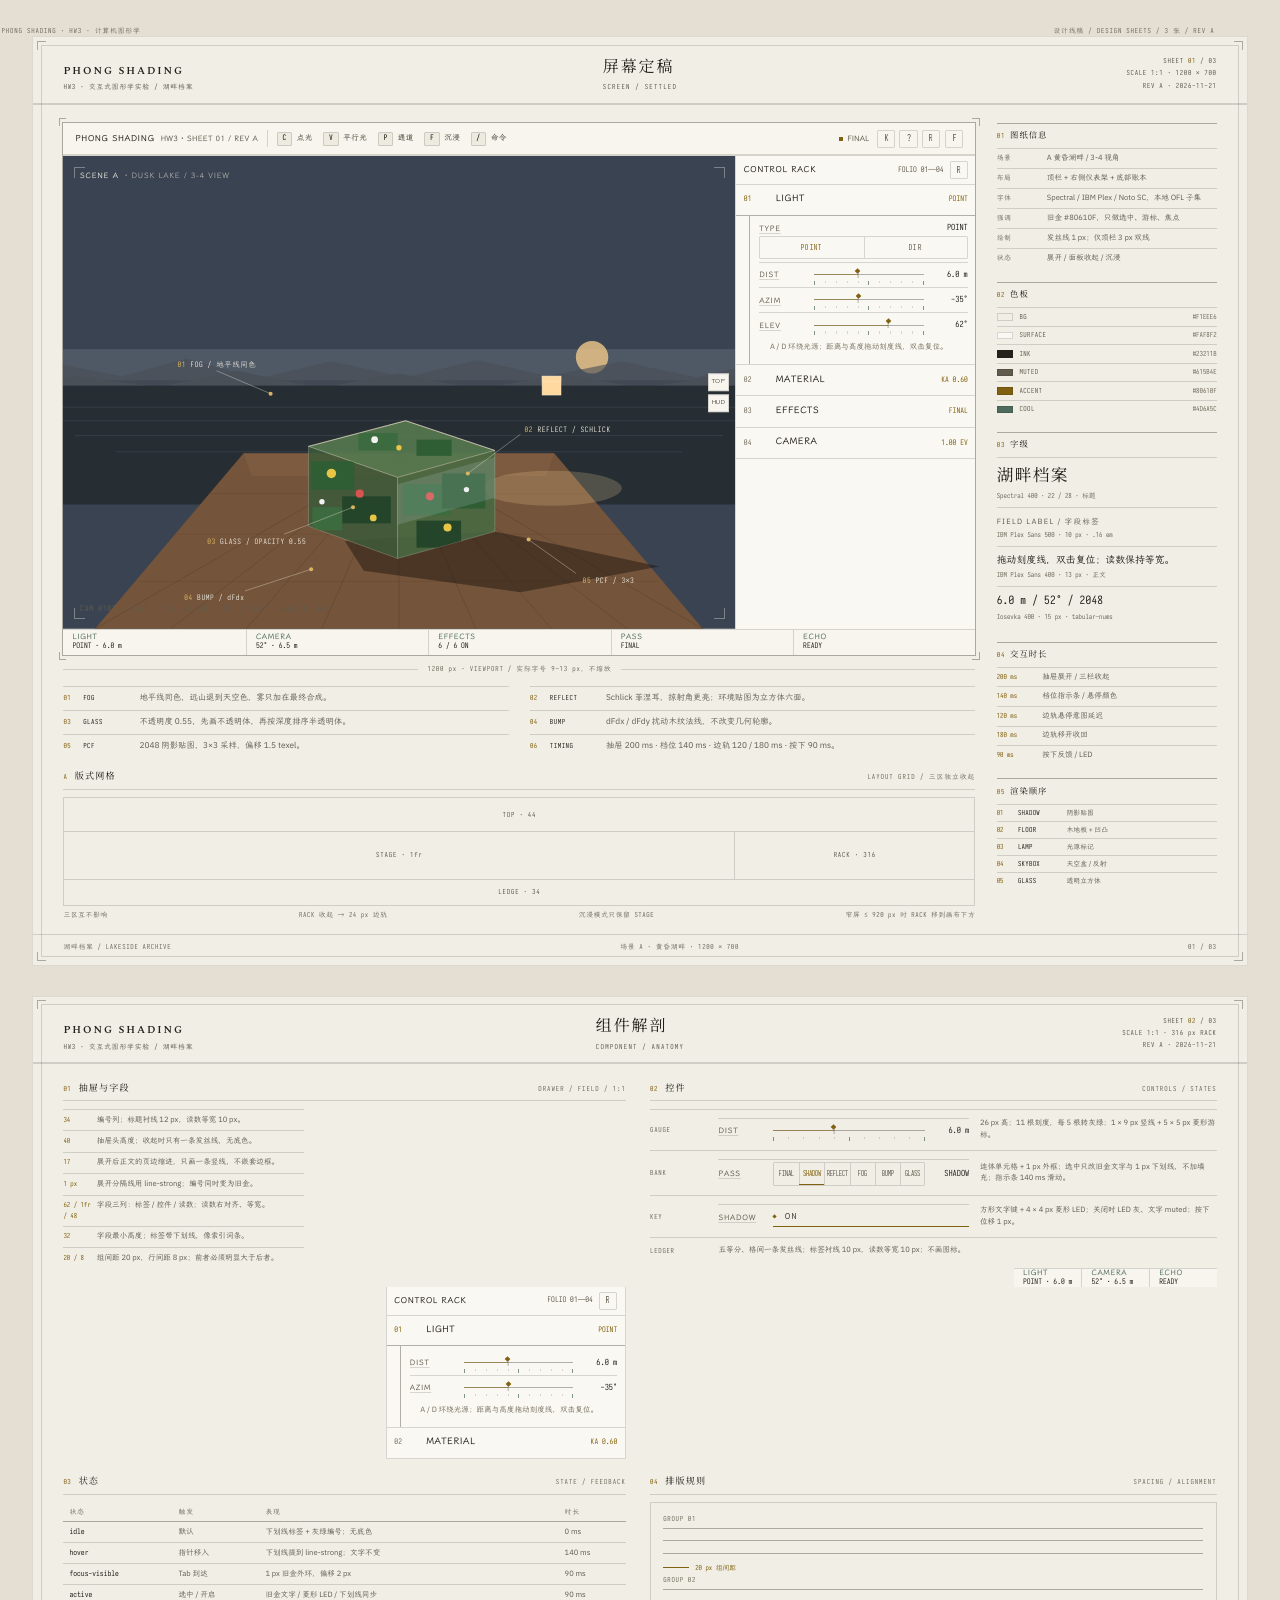
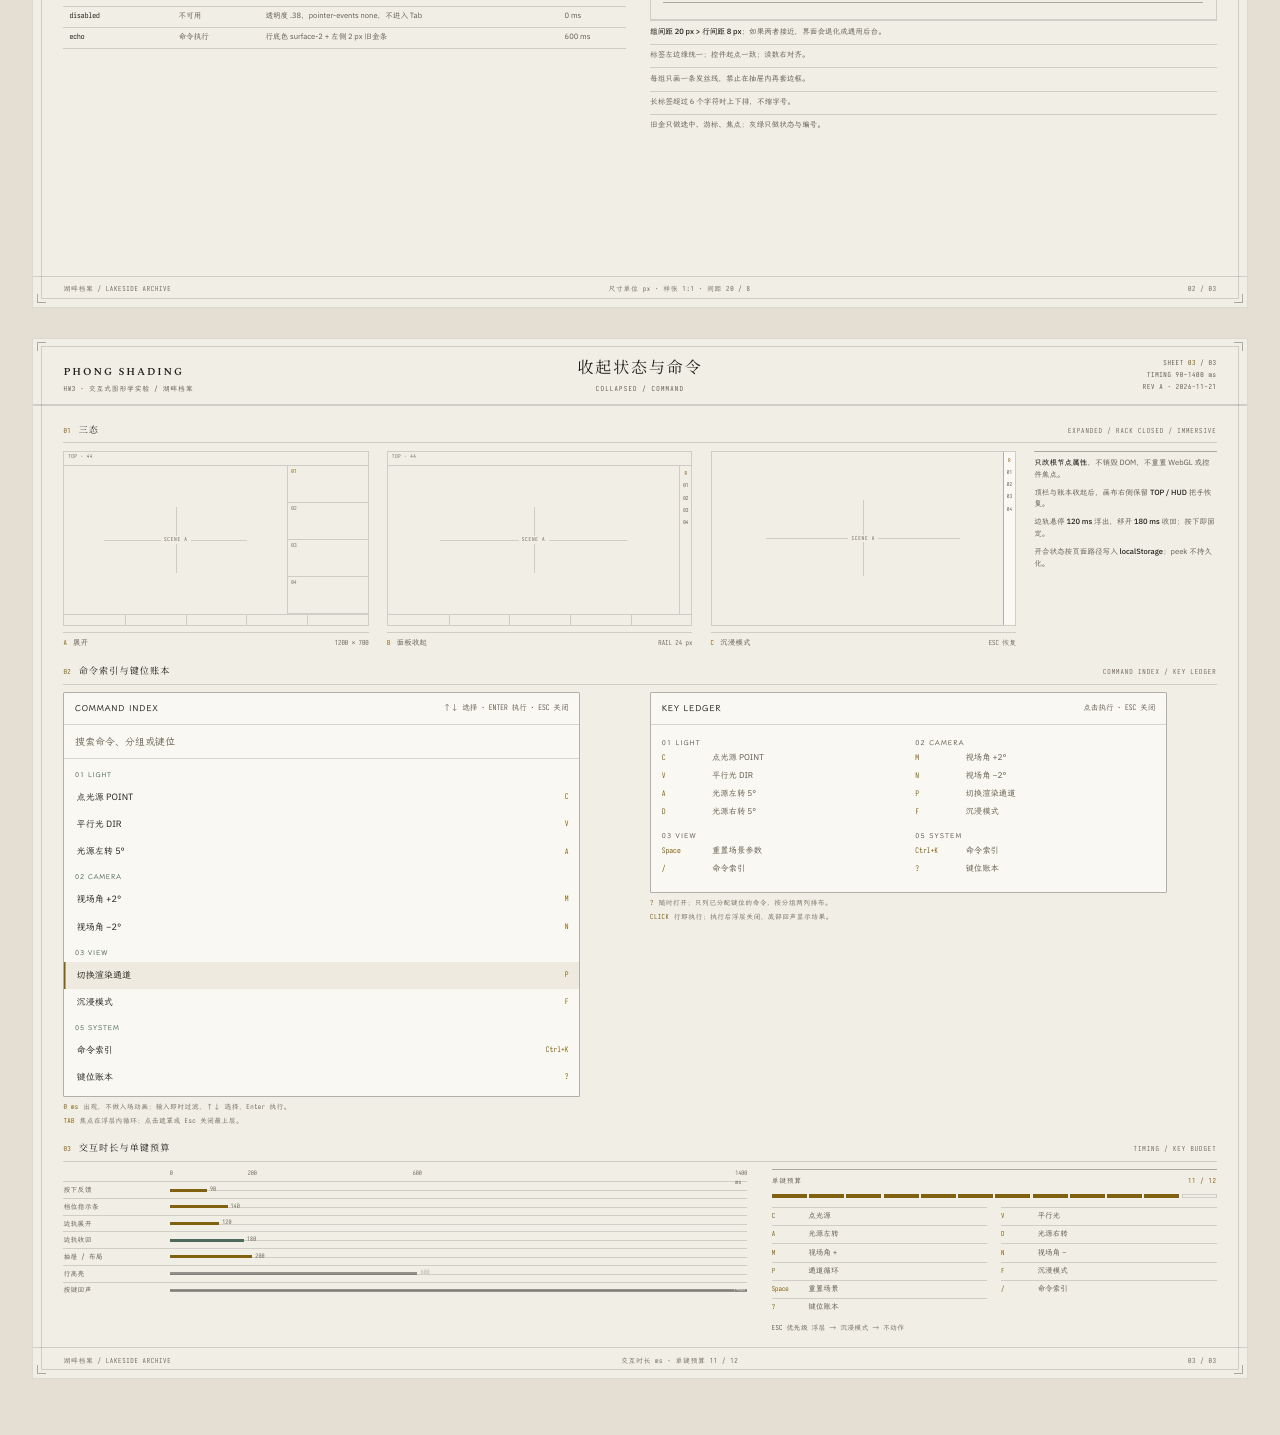
<file: 实验/3/设计线稿.html>
<!DOCTYPE html>
<html lang="zh-CN" data-theme="archive">
<head>
  <meta charset="utf-8">
  <meta name="viewport" content="width=device-width, initial-scale=1">
  <title>湖畔档案 · 设计线稿</title>
  <link rel="stylesheet" href="../../ui-system/system.css">
  <style>
    /* 设计图纸本身也遵守 V2：无卡片、无投影、无渐变，全部由发丝线与编号组织 */
    html,
    body {
      height: auto;
      min-height: 100%;
      overflow: auto;
    }

    body {
      padding: 26px 0 56px;
      /* 图纸外的衬垫比纸面再深一档，图框才浮得起来 */
      background: #e4dfd2;
    }

    .sheets {
      display: flex;
      flex-direction: column;
      align-items: center;
      gap: 30px;
    }

    .doc-head {
      display: flex;
      justify-content: space-between;
      width: 1600px;
      padding: 0 2px;
      font-family: var(--ui-font-mono);
      font-size: 9px;
      letter-spacing: 0.12em;
      color: var(--ui-faint);
    }

    .sheet {
      position: relative;
      display: flex;
      flex-direction: column;
      width: 1600px;
      min-height: 1200px;
      background: var(--ui-bg);
      border: 1px solid rgba(35, 33, 27, 0.10);
    }

    .sheet::before {
      position: absolute;
      inset: 10px;
      border: 1px solid var(--ui-line);
      content: "";
      pointer-events: none;
    }

    .crop {
      position: absolute;
      width: 12px;
      height: 12px;
      border: 0 solid var(--ui-line-strong);
      pointer-events: none;
    }

    .crop--tl { top: 5px; left: 5px; border-top-width: 1px; border-left-width: 1px; }
    .crop--tr { top: 5px; right: 5px; border-top-width: 1px; border-right-width: 1px; }
    .crop--bl { bottom: 5px; left: 5px; border-bottom-width: 1px; border-left-width: 1px; }
    .crop--br { bottom: 5px; right: 5px; border-bottom-width: 1px; border-right-width: 1px; }

    .sheet__head {
      position: relative;
      z-index: 1;
      display: grid;
      grid-template-columns: 1fr auto 1fr;
      align-items: end;
      gap: 24px;
      padding: 24px 40px 14px;
      border-bottom: 3px double var(--ui-line);
    }

    .doc-brand__name {
      display: block;
      font-family: var(--ui-font-display);
      font-size: 14px;
      font-weight: 600;
      letter-spacing: 0.18em;
    }

    .doc-brand__sub {
      display: block;
      margin-top: 4px;
      font-family: var(--ui-font-mono);
      font-size: 9px;
      letter-spacing: 0.12em;
      color: var(--ui-muted);
    }

    .doc-title {
      margin: 0;
      font-family: var(--ui-font-display);
      font-size: 21px;
      font-weight: 400;
      letter-spacing: 0.12em;
      white-space: nowrap;
    }

    .doc-title small {
      display: block;
      margin-top: 3px;
      font-family: var(--ui-font-mono);
      font-size: 9px;
      font-weight: 400;
      letter-spacing: 0.18em;
      color: var(--ui-muted);
      text-align: center;
    }

    .doc-meta {
      font-family: var(--ui-font-mono);
      font-size: 9px;
      line-height: 1.8;
      letter-spacing: 0.1em;
      color: var(--ui-muted);
      text-align: right;
    }

    .doc-meta b {
      color: var(--ui-accent);
      font-weight: 400;
    }

    .sheet__body {
      flex: 1;
      padding: 24px 40px 18px;
    }

    .sheet__foot {
      display: flex;
      justify-content: space-between;
      gap: 20px;
      padding: 10px 40px 16px;
      border-top: 1px solid var(--ui-line);
      font-family: var(--ui-font-mono);
      font-size: 9px;
      letter-spacing: 0.1em;
      color: var(--ui-faint);
    }

    .block-head {
      display: flex;
      align-items: baseline;
      gap: 10px;
      padding-bottom: 6px;
      border-bottom: 1px solid var(--ui-line);
      margin-bottom: 10px;
    }

    .block-head h2 {
      margin: 0;
      font-family: var(--ui-font-display);
      font-size: 12px;
      font-weight: 400;
      letter-spacing: 0.12em;
    }

    .block-no {
      font-family: var(--ui-font-mono);
      font-size: 9px;
      letter-spacing: 0.06em;
      color: var(--ui-accent);
    }

    .block-en {
      margin-left: auto;
      font-family: var(--ui-font-mono);
      font-size: 9px;
      letter-spacing: 0.14em;
      color: var(--ui-faint);
    }

    /* ---------------------------------------------------------- sheet 01 */

    .sheet-01 {
      display: grid;
      grid-template-columns: 1200px 1fr;
      gap: 28px;
      align-items: start;
    }

    .screen-figure {
      position: relative;
      margin: 0;
    }

    .screen-figure .crop {
      width: 10px;
      height: 10px;
    }

    .screen-figure .crop--tl { top: -6px; left: -6px; }
    .screen-figure .crop--tr { top: -6px; right: -6px; }
    .screen-figure .crop--bl { bottom: -6px; left: -6px; }
    .screen-figure .crop--br { right: -6px; bottom: -6px; }

    .screen {
      display: grid;
      grid-template-columns: minmax(0, 1fr) var(--ui-rack-w);
      grid-template-rows: var(--ui-topbar-h) minmax(0, 1fr) var(--ui-ledge-h);
      grid-template-areas:
        "top top"
        "stage rack"
        "ledge ledge";
      width: 1200px;
      height: 700px;
      overflow: hidden;
      background: var(--ui-bg);
      outline: 1px solid var(--ui-line-strong);
    }

    .screen .ui-rack {
      overflow: hidden;
    }

    /* 插图里的场景仍是黄昏暗调；压在场景上的图注与裁切角标固定用纸白，
     * 不能跟着浅色主题改成墨色，否则深色天空上的字会整块消失。 */
    .screen .ui-viewport__stamp {
      color: rgba(231, 226, 216, 0.72);
    }

    .screen .ui-viewport__stamp strong {
      color: #e7e2d8;
    }

    .screen .ui-corner {
      border-color: rgba(231, 226, 216, 0.4);
    }

    .dim {
      display: flex;
      align-items: center;
      gap: 12px;
      margin-top: 12px;
      font-family: var(--ui-font-mono);
      font-size: 9px;
      letter-spacing: 0.12em;
      color: var(--ui-faint);
    }

    .dim::before,
    .dim::after {
      flex: 1;
      height: 1px;
      background: var(--ui-line);
      content: "";
    }

    .scene-notes {
      display: grid;
      grid-template-columns: 1fr 1fr;
      gap: 0 28px;
      margin: 16px 0 0;
      padding: 0;
      list-style: none;
    }

    .scene-notes li {
      display: grid;
      grid-template-columns: 18px 66px minmax(0, 1fr);
      gap: 8px;
      align-items: baseline;
      padding: 7px 0;
      border-top: 1px solid var(--ui-line);
      font-size: 11px;
    }

    .scene-notes b {
      font-family: var(--ui-font-mono);
      font-size: 9px;
      font-weight: 400;
      letter-spacing: 0.06em;
      color: var(--ui-accent);
    }

    .scene-notes span:nth-child(2) {
      font-family: var(--ui-font-mono);
      font-size: 9px;
      letter-spacing: 0.08em;
      color: var(--ui-ink);
    }

    .scene-notes span:last-child {
      color: var(--ui-muted);
    }

    .layout-grid {
      margin-top: 18px;
    }

    .layout-grid__frame {
      display: grid;
      grid-template-columns: minmax(0, 1fr) 316px;
      grid-template-rows: 44px 62px 34px;
      grid-template-areas:
        "top top"
        "stage rack"
        "ledge ledge";
      border: 1px solid var(--ui-line);
    }

    .gd {
      display: grid;
      place-items: center;
      font-family: var(--ui-font-mono);
      font-size: 9px;
      letter-spacing: 0.12em;
      color: var(--ui-muted);
    }

    .gd--top { grid-area: top; border-bottom: 1px solid var(--ui-line); }
    .gd--stage { grid-area: stage; }
    .gd--rack { grid-area: rack; border-left: 1px solid var(--ui-line); }
    .gd--ledge { grid-area: ledge; border-top: 1px solid var(--ui-line); }

    .layout-grid__notes {
      display: flex;
      justify-content: space-between;
      gap: 18px;
      padding-top: 6px;
      font-family: var(--ui-font-mono);
      font-size: 9px;
      letter-spacing: 0.08em;
      color: var(--ui-faint);
    }

    /* ---------------------------------------------------------- aside */

    .sheet-aside {
      display: flex;
      flex-direction: column;
      gap: 18px;
      min-width: 0;
    }

    .aside-block {
      padding-top: 8px;
      border-top: 1px solid var(--ui-line-strong);
    }

    .aside-block h2 {
      margin: 0 0 8px;
      font-family: var(--ui-font-display);
      font-size: 11px;
      font-weight: 400;
      letter-spacing: 0.12em;
    }

    .aside-block h2 span {
      margin-right: 6px;
      font-family: var(--ui-font-mono);
      font-size: 9px;
      color: var(--ui-accent);
    }

    .spec-list {
      margin: 0;
    }

    .spec-list div {
      display: grid;
      grid-template-columns: 58px minmax(0, 1fr);
      gap: 8px;
      padding: 5px 0;
      border-top: 1px solid var(--ui-line);
    }

    .spec-list dt {
      font-family: var(--ui-font-mono);
      font-size: 9px;
      letter-spacing: 0.06em;
      color: var(--ui-faint);
    }

    .spec-list dd {
      margin: 0;
      font-size: 10px;
      line-height: 1.5;
      color: var(--ui-muted);
    }

    .swatch-row {
      display: grid;
      grid-template-columns: 22px 1fr auto;
      gap: 8px;
      align-items: center;
      padding: 5px 0;
      border-top: 1px solid var(--ui-line);
    }

    .swatch {
      width: 22px;
      height: 10px;
      border: 1px solid var(--ui-line);
      background: var(--c);
    }

    .swatch-row b {
      font-family: var(--ui-font-mono);
      font-size: 9px;
      font-weight: 400;
      letter-spacing: 0.06em;
      color: var(--ui-muted);
    }

    .swatch-row span:last-child {
      font-family: var(--ui-font-mono);
      font-size: 9px;
      color: var(--ui-faint);
    }

    .type-row {
      padding: 8px 0;
      border-top: 1px solid var(--ui-line);
    }

    .type-sample--display {
      font-family: var(--ui-font-display);
      font-size: 22px;
      letter-spacing: 0.08em;
    }

    .type-sample--body {
      font-family: var(--ui-font-body);
      font-size: 13px;
    }

    .type-sample--mono {
      font-family: var(--ui-font-mono);
      font-size: 15px;
      font-variant-numeric: tabular-nums;
      letter-spacing: 0.02em;
    }

    .type-sample--micro {
      font-family: var(--ui-font-body);
      font-size: 10px;
      letter-spacing: 0.16em;
      color: var(--ui-muted);
    }

    .type-meta {
      display: block;
      margin-top: 3px;
      font-family: var(--ui-font-mono);
      font-size: 9px;
      color: var(--ui-faint);
    }

    .timing-list {
      margin: 0;
      padding: 0;
      list-style: none;
    }

    .timing-list li {
      display: grid;
      grid-template-columns: 52px minmax(0, 1fr);
      gap: 8px;
      padding: 5px 0;
      border-top: 1px solid var(--ui-line);
      font-size: 10px;
      color: var(--ui-muted);
    }

    .timing-list b {
      font-family: var(--ui-font-mono);
      font-size: 9px;
      font-weight: 400;
      color: var(--ui-accent);
    }

    .render-order {
      margin: 0;
      padding: 0;
      list-style: none;
    }

    .render-order li {
      display: grid;
      grid-template-columns: 22px 58px minmax(0, 1fr);
      gap: 6px;
      padding: 4px 0;
      border-top: 1px solid var(--ui-line);
      font-size: 9px;
    }

    .render-order b {
      font-family: var(--ui-font-mono);
      font-weight: 400;
      color: var(--ui-accent);
    }

    .render-order span:nth-child(2) {
      font-family: var(--ui-font-mono);
      letter-spacing: 0.04em;
      color: var(--ui-ink);
    }

    .render-order span:last-child {
      color: var(--ui-muted);
    }

    /* ---------------------------------------------------------- sheet 02 */

    .sheet-02 {
      display: flex;
      flex-direction: column;
      gap: 22px;
    }

    .specimen-top {
      display: grid;
      grid-template-columns: 740px minmax(0, 1fr);
      gap: 32px;
      align-items: start;
    }

    .drawer-specimen {
      display: grid;
      grid-template-columns: 316px minmax(0, 1fr);
      gap: 24px;
      align-items: start;
    }

    .drawer-specimen .ui-rack {
      width: 316px;
      overflow: visible;
      border-right: 1px solid var(--ui-line);
    }

    .callouts {
      margin: 0;
      padding: 0;
      list-style: none;
    }

    .callouts li {
      display: grid;
      grid-template-columns: 36px minmax(0, 1fr);
      gap: 8px;
      padding: 6px 0;
      border-top: 1px solid var(--ui-line);
      font-size: 10px;
      line-height: 1.5;
      color: var(--ui-muted);
    }

    .callouts b {
      font-family: var(--ui-font-mono);
      font-size: 9px;
      font-weight: 400;
      color: var(--ui-accent);
    }

    .control-row {
      display: grid;
      grid-template-columns: 76px 330px minmax(0, 1fr);
      gap: 14px;
      align-items: center;
      padding: 10px 0;
      border-top: 1px solid var(--ui-line);
    }

    .control-name {
      font-family: var(--ui-font-mono);
      font-size: 9px;
      letter-spacing: 0.1em;
      color: var(--ui-faint);
    }

    .control-note {
      font-size: 10px;
      line-height: 1.55;
      color: var(--ui-muted);
    }

    .state-table {
      width: 100%;
      border-collapse: collapse;
      font-size: 10px;
    }

    .state-table th {
      padding: 6px 8px;
      border-bottom: 1px solid var(--ui-line-strong);
      font-family: var(--ui-font-mono);
      font-size: 9px;
      font-weight: 400;
      letter-spacing: 0.12em;
      color: var(--ui-faint);
      text-align: left;
    }

    .state-table td {
      padding: 6px 8px;
      border-bottom: 1px solid var(--ui-line);
      color: var(--ui-muted);
    }

    .state-table td:first-child {
      font-family: var(--ui-font-mono);
      color: var(--ui-ink);
    }

    .rules {
      display: grid;
      gap: 0;
      margin: 0;
      padding: 0;
      list-style: none;
    }

    .rules li {
      padding: 7px 0;
      border-top: 1px solid var(--ui-line);
      font-size: 10px;
      line-height: 1.55;
      color: var(--ui-muted);
    }

    .rules b {
      color: var(--ui-ink);
      font-weight: 500;
    }

    .spacing-fig {
      padding: 14px 16px;
      border: 1px solid var(--ui-line);
    }

    .space-group {
      display: flex;
      flex-direction: column;
      gap: 8px;
    }

    .space-group span {
      display: block;
      height: 9px;
      border-top: 1px solid var(--ui-line-strong);
    }

    .space-label {
      padding-bottom: 5px;
      font-family: var(--ui-font-mono);
      font-size: 9px;
      letter-spacing: 0.1em;
      color: var(--ui-faint);
    }

    .space-gap {
      display: flex;
      align-items: center;
      gap: 8px;
      height: 20px;
      font-family: var(--ui-font-mono);
      font-size: 9px;
      color: var(--ui-accent);
    }

    .space-gap::before {
      width: 34px;
      height: 1px;
      background: var(--ui-accent);
      content: "";
    }

    /* ---------------------------------------------------------- sheet 03 */

    .sheet-03 {
      display: flex;
      flex-direction: column;
      gap: 22px;
    }

    .state-strip {
      display: grid;
      grid-template-columns: repeat(3, minmax(0, 1fr)) 240px;
      gap: 24px;
      align-items: start;
    }

    .state-fig {
      margin: 0;
    }

    .wire {
      position: relative;
      display: grid;
      height: 230px;
      border: 1px solid var(--ui-line);
    }

    .wire--a {
      grid-template-columns: minmax(0, 1fr) 106px;
      grid-template-rows: 18px minmax(0, 1fr) 14px;
      grid-template-areas:
        "t t"
        "s r"
        "l l";
    }

    .wire--b {
      grid-template-columns: minmax(0, 1fr) 16px;
      grid-template-rows: 18px minmax(0, 1fr) 14px;
      grid-template-areas:
        "t t"
        "s r"
        "l l";
    }

    .wire--c {
      grid-template-columns: minmax(0, 1fr);
      grid-template-rows: minmax(0, 1fr);
      grid-template-areas: "s";
    }

    .wire__top {
      grid-area: t;
      padding: 2px 5px;
      border-bottom: 1px solid var(--ui-line);
      font-family: var(--ui-font-mono);
      font-size: 7px;
      letter-spacing: 0.08em;
      color: var(--ui-faint);
    }

    .wire__stage {
      grid-area: s;
      position: relative;
      display: grid;
      place-items: center;
      font-family: var(--ui-font-mono);
      font-size: 7px;
      letter-spacing: 0.14em;
      color: var(--ui-faint);
    }

    .wire__stage::before,
    .wire__stage::after {
      position: absolute;
      background: var(--ui-line);
      content: "";
    }

    .wire__stage::before {
      top: 50%;
      left: 18%;
      width: 64%;
      height: 1px;
    }

    .wire__stage::after {
      top: 28%;
      left: 50%;
      width: 1px;
      height: 44%;
    }

    .wire__stage span {
      position: relative;
      z-index: 1;
      padding: 0 4px;
      background: var(--ui-bg);
    }

    .wire__rack {
      grid-area: r;
      display: flex;
      flex-direction: column;
      border-left: 1px solid var(--ui-line);
    }

    .wire__rack i {
      display: block;
      flex: 1;
      padding: 3px 4px;
      border-bottom: 1px solid var(--ui-line);
      font-family: var(--ui-font-mono);
      font-size: 7px;
      font-style: normal;
      color: var(--ui-faint);
    }

    .wire__rack i:first-child {
      color: var(--ui-accent);
    }

    .wire__ledge {
      grid-area: l;
      display: grid;
      grid-template-columns: repeat(5, minmax(0, 1fr));
      border-top: 1px solid var(--ui-line);
    }

    .wire__ledge i {
      border-left: 1px solid var(--ui-line);
    }

    .wire__ledge i:first-child {
      border-left: 0;
    }

    .wire__rail {
      grid-area: r;
      display: flex;
      flex-direction: column;
      align-items: center;
      gap: 6px;
      padding: 6px 0;
      border-left: 1px solid var(--ui-line);
      font-family: var(--ui-font-mono);
      font-size: 7px;
      color: var(--ui-muted);
    }

    .wire__rail b {
      font-weight: 400;
      color: var(--ui-accent);
    }

    .wire--c .wire__rail {
      position: absolute;
      top: 0;
      right: 0;
      bottom: 0;
      width: 16px;
      background: var(--ui-surface);
      border-left: 1px solid var(--ui-line-strong);
    }

    .state-fig figcaption {
      display: flex;
      align-items: baseline;
      gap: 8px;
      margin-top: 8px;
      padding-top: 7px;
      border-top: 1px solid var(--ui-line);
      font-size: 10px;
      color: var(--ui-muted);
    }

    .state-fig figcaption b {
      font-family: var(--ui-font-mono);
      font-size: 9px;
      font-weight: 400;
      color: var(--ui-accent);
    }

    .state-fig figcaption span {
      margin-left: auto;
      font-family: var(--ui-font-mono);
      font-size: 9px;
      color: var(--ui-faint);
    }

    .state-notes {
      padding-top: 8px;
      border-top: 1px solid var(--ui-line-strong);
    }

    .state-notes p {
      margin: 0 0 8px;
      font-size: 10px;
      line-height: 1.55;
      color: var(--ui-muted);
    }

    .state-notes b {
      color: var(--ui-ink);
      font-weight: 500;
    }

    .overlay-grid {
      display: grid;
      grid-template-columns: 740px minmax(0, 1fr);
      gap: 32px;
      align-items: start;
    }

    .overlay-specimen .ui-command__panel,
    .overlay-specimen .ui-keys__panel {
      width: 680px;
      max-height: none;
      overflow: visible;
    }

    .overlay-note {
      padding-top: 6px;
      font-family: var(--ui-font-mono);
      font-size: 9px;
      letter-spacing: 0.06em;
      color: var(--ui-faint);
    }

    .overlay-note b {
      margin-right: 6px;
      font-weight: 400;
      color: var(--ui-accent);
    }

    .timeline-wrap {
      display: grid;
      grid-template-columns: 900px minmax(0, 1fr);
      gap: 32px;
      align-items: start;
    }

    .timeline__axis {
      position: relative;
      height: 16px;
      margin-left: 140px;
      font-family: var(--ui-font-mono);
      font-size: 8px;
      color: var(--ui-faint);
    }

    .timeline__axis span {
      position: absolute;
      top: 0;
      transform: translateX(-50%);
    }

    .timeline__axis span:first-child {
      transform: none;
    }

    .timeline__axis span:last-child {
      transform: translateX(-100%);
    }

    .tl-row {
      display: grid;
      grid-template-columns: 140px minmax(0, 1fr);
      align-items: center;
      height: 22px;
      border-top: 1px solid var(--ui-line);
    }

    .tl-name {
      font-family: var(--ui-font-mono);
      font-size: 9px;
      letter-spacing: 0.04em;
      color: var(--ui-muted);
    }

    .tl-track {
      position: relative;
      height: 100%;
    }

    .tl-track::before {
      position: absolute;
      top: 50%;
      right: 0;
      left: 0;
      height: 1px;
      background: var(--ui-line);
      content: "";
    }

    .tl-bar {
      position: absolute;
      top: calc(50% - 2px);
      height: 4px;
      background: var(--ui-accent);
    }

    .tl-bar--cool { background: var(--ui-cool); }
    .tl-bar--faint { background: var(--ui-ink); opacity: 0.45; }

    .tl-bar b {
      position: absolute;
      top: -5px;
      left: 100%;
      margin-left: 4px;
      font-family: var(--ui-font-mono);
      font-size: 8px;
      font-weight: 400;
      color: var(--ui-faint);
      white-space: nowrap;
    }

    .tl-bar[data-end] b {
      right: 3px;
      left: auto;
      margin: 0;
      color: var(--ui-bg);
    }

    .budget {
      padding-top: 8px;
      border-top: 1px solid var(--ui-line-strong);
    }

    .budget__head {
      display: flex;
      align-items: baseline;
      gap: 10px;
      font-family: var(--ui-font-mono);
      font-size: 9px;
      letter-spacing: 0.1em;
      color: var(--ui-muted);
    }

    .budget__head b {
      margin-left: auto;
      font-weight: 400;
      color: var(--ui-accent);
    }

    .budget__bar {
      display: flex;
      gap: 3px;
      margin: 10px 0 12px;
    }

    .budget__bar i {
      flex: 1;
      height: 6px;
      border: 1px solid var(--ui-line);
    }

    .budget__bar i[data-on] {
      background: var(--ui-accent);
      border-color: var(--ui-accent);
    }

    .keymap {
      display: grid;
      grid-template-columns: 1fr 1fr;
      gap: 0 18px;
    }

    .keymap div {
      display: grid;
      grid-template-columns: 42px minmax(0, 1fr);
      gap: 6px;
      padding: 4px 0;
      border-top: 1px solid var(--ui-line);
      font-size: 10px;
      color: var(--ui-muted);
    }

    .keymap b {
      font-family: var(--ui-font-mono);
      font-size: 9px;
      font-weight: 400;
      color: var(--ui-accent);
    }

    .esc {
      margin-top: 10px;
      font-family: var(--ui-font-mono);
      font-size: 9px;
      letter-spacing: 0.04em;
      color: var(--ui-faint);
    }

    .esc b {
      font-weight: 400;
      color: var(--ui-muted);
    }

    @media screen and (max-width: 1660px) {
      .sheet { zoom: 0.92; }
      .doc-head { zoom: 0.92; }
    }

    @media screen and (max-width: 1520px) {
      .sheet { zoom: 0.84; }
      .doc-head { zoom: 0.84; }
    }

    @media screen and (max-width: 1380px) {
      .sheet { zoom: 0.76; }
      .doc-head { zoom: 0.76; }
    }

    @media print {
      @page {
        size: A3 landscape;
        margin: 0;
      }

      body {
        padding: 0;
        background: var(--ui-bg);
      }

      .doc-head {
        display: none;
      }

      .sheet {
        zoom: 1;
        margin: 0;
        min-height: 100vh;
        break-after: page;
      }

      .sheet:last-child {
        break-after: auto;
      }
    }
  </style>
</head>
<body>
  <div class="doc-head">
    <span>PHONG SHADING · HW3 · 计算机图形学</span>
    <span>设计线稿 / DESIGN SHEETS / 3 张 / REV A</span>
  </div>

  <div class="sheets">
    <!-- ======================================================= SHEET 01 -->
    <section class="sheet" id="sheet-01">
      <span class="crop crop--tl"></span>
      <span class="crop crop--tr"></span>
      <span class="crop crop--bl"></span>
      <span class="crop crop--br"></span>

      <header class="sheet__head">
        <div class="doc-brand">
          <span class="doc-brand__name">PHONG SHADING</span>
          <span class="doc-brand__sub">HW3 · 交互式图形学实验 / 湖畔档案</span>
        </div>
        <h1 class="doc-title">屏幕定稿<small>SCREEN / SETTLED</small></h1>
        <div class="doc-meta">
          SHEET <b>01</b> / 03<br>
          SCALE 1:1 · 1200 × 700<br>
          REV A · 2026-11-21
        </div>
      </header>

      <div class="sheet__body sheet-01">
        <div class="screen-col">
          <figure class="screen-figure">
            <span class="crop crop--tl"></span>
            <span class="crop crop--tr"></span>
            <span class="crop crop--bl"></span>
            <span class="crop crop--br"></span>

            <div class="screen">
              <header class="ui-topbar">
                <div class="ui-brand">
                  <span class="ui-brand__name">PHONG SHADING</span>
                  <span class="ui-brand__meta">HW3 · SHEET 01 / REV A</span>
                </div>
                <span class="ui-topbar__rule"></span>
                <div class="ui-hints">
                  <span class="ui-hint"><span class="ui-kbd">C</span>点光</span>
                  <span class="ui-hint"><span class="ui-kbd">V</span>平行光</span>
                  <span class="ui-hint"><span class="ui-kbd">P</span>通道</span>
                  <span class="ui-hint"><span class="ui-kbd">F</span>沉浸</span>
                  <span class="ui-hint"><span class="ui-kbd">/</span>命令</span>
                </div>
                <div class="ui-topbar__actions">
                  <span class="ui-live"><span class="ui-live__dot"></span>FINAL</span>
                  <button class="ui-icon-button" type="button" tabindex="-1">K</button>
                  <button class="ui-icon-button" type="button" tabindex="-1">?</button>
                  <button class="ui-icon-button" type="button" tabindex="-1">R</button>
                  <button class="ui-icon-button" type="button" tabindex="-1">F</button>
                </div>
              </header>

              <main class="ui-stage">
                <div class="ui-viewport">
                  <svg viewBox="0 0 1200 700" preserveAspectRatio="xMidYMid slice" role="img" aria-label="黄昏湖畔场景线稿">
                    <style>
                      .sc-sky { fill: var(--ui-scene-sky); }
                      .sc-band { fill: var(--ui-scene-sky-2); opacity: .55; }
                      .sc-sun { fill: #f0c98a; opacity: .8; }
                      .sc-ridge-far { fill: var(--ui-scene-mountain); opacity: .62; }
                      .sc-ridge { fill: var(--ui-scene-mountain); }
                      .sc-water { fill: var(--ui-scene-water); }
                      .sc-ripple line { stroke: rgba(200, 220, 235, .14); stroke-width: 1; }
                      .sc-deck { fill: var(--ui-scene-floor); }
                      .sc-deck-band { fill: var(--ui-scene-floor-2); opacity: .5; }
                      .sc-plank line, .sc-seam line { stroke: var(--ui-scene-plank); stroke-width: 1; }
                      .sc-plank line { opacity: .5; }
                      .sc-seam line { opacity: .3; }
                      .sc-shadow { fill: var(--ui-scene-shadow); opacity: .42; }
                      .sc-pool { fill: var(--ui-scene-light); opacity: .2; }
                      .sc-face-left { fill: #3d5a3a; fill-opacity: .86; stroke: rgba(233, 227, 216, .35); stroke-width: 1; }
                      .sc-face-right { fill: #476a43; fill-opacity: .86; stroke: rgba(233, 227, 216, .35); stroke-width: 1; }
                      .sc-face-top { fill: #55794f; fill-opacity: .9; stroke: rgba(233, 227, 216, .45); stroke-width: 1; }
                      .sc-foliage { fill: var(--ui-scene-foliage); }
                      .sc-foliage-2 { fill: var(--ui-scene-foliage-2); }
                      .sc-foliage-3 { fill: var(--ui-scene-foliage-3); }
                      .sc-flower-a { fill: var(--ui-scene-flower-a); }
                      .sc-flower-b { fill: var(--ui-scene-flower-b); }
                      .sc-flower-c { fill: var(--ui-scene-flower-c); }
                      .sc-sheen { fill: #cfe0e8; opacity: .16; }
                      .sc-rim { fill: none; stroke: rgba(255, 238, 210, .6); stroke-width: 1.4; }
                      .sc-lamp { fill: var(--ui-scene-light); stroke: rgba(255, 240, 215, .7); stroke-width: 1; }
                      .sc-note line { stroke: rgba(233, 227, 216, .55); stroke-width: 1; }
                      .sc-note circle { fill: #d8b463; }
                      .sc-note text { fill: #e7e2d8; font-family: var(--ui-font-mono); font-size: 11px; letter-spacing: .08em; }
                      .sc-note .num { fill: #d8b463; }
                    </style>

                    <defs>
                      <clipPath id="face-left"><polygon points="466,430 598,476 598,596 466,548"/></clipPath>
                      <clipPath id="face-right"><polygon points="598,476 742,436 742,556 598,596"/></clipPath>
                      <clipPath id="face-top"><polygon points="466,430 610,392 742,436 598,476"/></clipPath>
                    </defs>

                    <rect class="sc-sky" width="1200" height="700"/>
                    <rect class="sc-band" x="0" y="286" width="1200" height="46"/>
                    <circle class="sc-sun" cx="886" cy="298" r="24"/>
                    <polygon class="sc-ridge-far" points="0,334 96,308 190,326 286,300 390,330 500,304 610,328 716,302 820,326 930,304 1040,328 1130,306 1200,326 1200,352 0,352"/>
                    <polygon class="sc-ridge" points="0,346 120,326 244,342 360,318 484,344 600,322 720,346 838,322 960,344 1080,324 1200,344 1200,372 0,372"/>
                    <rect class="sc-water" x="0" y="340" width="1200" height="176"/>
                    <g class="sc-ripple">
                      <line x1="0" y1="372" x2="1200" y2="372"/>
                      <line x1="60" y1="392" x2="1140" y2="392"/>
                      <line x1="120" y1="414" x2="1080" y2="414"/>
                      <line x1="180" y1="438" x2="1020" y2="438"/>
                    </g>

                    <polygon class="sc-deck" points="150,700 1050,700 830,440 370,440"/>
                    <polygon class="sc-deck-band" points="370,440 830,440 818,474 382,474"/>
                    <g class="sc-plank">
                      <line x1="600" y1="440" x2="150" y2="700"/>
                      <line x1="600" y1="440" x2="262" y2="700"/>
                      <line x1="600" y1="440" x2="374" y2="700"/>
                      <line x1="600" y1="440" x2="486" y2="700"/>
                      <line x1="600" y1="440" x2="600" y2="700"/>
                      <line x1="600" y1="440" x2="714" y2="700"/>
                      <line x1="600" y1="440" x2="826" y2="700"/>
                      <line x1="600" y1="440" x2="938" y2="700"/>
                      <line x1="600" y1="440" x2="1050" y2="700"/>
                    </g>
                    <g class="sc-seam">
                      <line x1="319" y1="500" x2="881" y2="500"/>
                      <line x1="268" y1="560" x2="932" y2="560"/>
                      <line x1="214" y1="630" x2="986" y2="630"/>
                    </g>

                    <ellipse class="sc-pool" cx="826" cy="492" rx="104" ry="26"/>
                    <polygon class="sc-shadow" points="520,570 742,556 986,608 780,646 548,614"/>

                    <g class="sc-cube">
                      <polygon class="sc-face-top" points="466,430 610,392 742,436 598,476"/>
                      <g clip-path="url(#face-top)">
                        <rect class="sc-foliage-2" x="540" y="410" width="58" height="26"/>
                        <rect class="sc-foliage" x="626" y="420" width="52" height="24"/>
                        <circle class="sc-flower-c" cx="564" cy="420" r="5"/>
                        <circle class="sc-flower-a" cx="600" cy="432" r="4"/>
                      </g>

                      <polygon class="sc-face-left" points="466,430 598,476 598,596 466,548"/>
                      <g clip-path="url(#face-left)">
                        <rect class="sc-foliage" x="470" y="452" width="64" height="42"/>
                        <rect class="sc-foliage-3" x="516" y="504" width="72" height="40"/>
                        <rect class="sc-foliage-2" x="472" y="520" width="44" height="34"/>
                        <circle class="sc-flower-a" cx="500" cy="470" r="7"/>
                        <circle class="sc-flower-b" cx="542" cy="500" r="6"/>
                        <circle class="sc-flower-c" cx="486" cy="512" r="4"/>
                        <circle class="sc-flower-a" cx="562" cy="536" r="5"/>
                      </g>

                      <polygon class="sc-face-right" points="598,476 742,436 742,556 598,596"/>
                      <g clip-path="url(#face-right)">
                        <rect class="sc-foliage-2" x="606" y="486" width="70" height="46"/>
                        <rect class="sc-foliage" x="664" y="470" width="64" height="52"/>
                        <rect class="sc-foliage-3" x="626" y="540" width="66" height="40"/>
                        <circle class="sc-flower-b" cx="646" cy="504" r="6"/>
                        <circle class="sc-flower-c" cx="700" cy="494" r="4"/>
                        <circle class="sc-flower-a" cx="672" cy="550" r="6"/>
                      </g>

                      <polygon class="sc-sheen" points="598,486 742,446 742,506 598,546"/>
                      <polyline class="sc-rim" points="466,430 610,392 742,436"/>
                    </g>

                    <g class="sc-lamp">
                      <rect x="812" y="326" width="28" height="28"/>
                      <rect x="812" y="326" width="28" height="8" opacity=".55"/>
                    </g>

                    <g class="sc-note">
                      <line x1="410" y1="352" x2="330" y2="318"/>
                      <circle cx="410" cy="352" r="3"/>
                      <text x="272" y="312"><tspan class="num">01</tspan> FOG / 地平线同色</text>

                      <line x1="702" y1="470" x2="780" y2="412"/>
                      <circle cx="702" cy="470" r="3"/>
                      <text x="786" y="408"><tspan class="num">02</tspan> REFLECT / SCHLICK</text>

                      <line x1="532" y1="520" x2="430" y2="560"/>
                      <circle cx="532" cy="520" r="3"/>
                      <text x="316" y="574"><tspan class="num">03</tspan> GLASS / OPACITY 0.55</text>

                      <line x1="470" y1="612" x2="372" y2="644"/>
                      <circle cx="470" cy="612" r="3"/>
                      <text x="282" y="658"><tspan class="num">04</tspan> BUMP / dFdx</text>

                      <line x1="792" y1="568" x2="862" y2="618"/>
                      <circle cx="792" cy="568" r="3"/>
                      <text x="872" y="632"><tspan class="num">05</tspan> PCF / 3×3</text>
                    </g>
                  </svg>
                </div>

                <span class="ui-corner" data-corner="tl"></span>
                <span class="ui-corner" data-corner="tr"></span>
                <span class="ui-corner" data-corner="bl"></span>
                <span class="ui-corner" data-corner="br"></span>

                <div class="ui-viewport__stamp"><strong>SCENE A</strong> · DUSK LAKE / 3-4 VIEW</div>
                <div class="ui-viewport__meta">CAM 018° / 076° / 6.5 · LIGHT −35° / 062° · SHADOW 2048</div>

                <div class="ui-handles">
                  <button class="ui-handle" type="button" tabindex="-1">TOP</button>
                  <button class="ui-handle" type="button" tabindex="-1">HUD</button>
                </div>
              </main>

              <aside class="ui-rack">
                <div class="ui-rack__head">
                  <span class="ui-rack__title">CONTROL RACK</span>
                  <span class="ui-rack__meta">FOLIO 01—04</span>
                  <button class="ui-icon-button" type="button" tabindex="-1">R</button>
                </div>

                <section class="ui-drawer" data-open="true">
                  <div class="ui-drawer__head">
                    <span class="ui-drawer__index">01</span>
                    <span class="ui-drawer__title">LIGHT</span>
                    <span class="ui-drawer__meta">POINT</span>
                  </div>
                  <div class="ui-drawer__body">
                    <div class="ui-drawer__body-inner">
                      <div class="ui-field" data-stacked="true">
                        <span class="ui-field__label">TYPE</span>
                        <span class="ui-field__value">POINT</span>
                        <div class="ui-bank" data-ready="true" style="--ui-bank-x:0px;--ui-bank-w:72.5px">
                          <button type="button" tabindex="-1" data-active="true">POINT</button>
                          <button type="button" tabindex="-1" data-active="false">DIR</button>
                          <span class="ui-bank__indicator" aria-hidden="true"></span>
                        </div>
                      </div>

                      <div class="ui-field">
                        <span class="ui-field__label">DIST</span>
                        <div class="ui-gauge" style="--ui-gauge-pos:40%">
                          <div class="ui-gauge__track"></div>
                          <div class="ui-gauge__fill"></div>
                          <div class="ui-gauge__thumb"></div>
                          <div class="ui-gauge__ticks">
                            <span></span><span></span><span></span><span></span><span></span><span></span>
                            <span></span><span></span><span></span><span></span><span></span>
                          </div>
                        </div>
                        <span class="ui-field__value">6.0 m</span>
                      </div>

                      <div class="ui-field">
                        <span class="ui-field__label">AZIM</span>
                        <div class="ui-gauge" style="--ui-gauge-pos:40.28%">
                          <div class="ui-gauge__track"></div>
                          <div class="ui-gauge__fill"></div>
                          <div class="ui-gauge__thumb"></div>
                          <div class="ui-gauge__ticks">
                            <span></span><span></span><span></span><span></span><span></span><span></span>
                            <span></span><span></span><span></span><span></span><span></span>
                          </div>
                        </div>
                        <span class="ui-field__value">−35°</span>
                      </div>

                      <div class="ui-field">
                        <span class="ui-field__label">ELEV</span>
                        <div class="ui-gauge" style="--ui-gauge-pos:67.86%">
                          <div class="ui-gauge__track"></div>
                          <div class="ui-gauge__fill"></div>
                          <div class="ui-gauge__thumb"></div>
                          <div class="ui-gauge__ticks">
                            <span></span><span></span><span></span><span></span><span></span><span></span>
                            <span></span><span></span><span></span><span></span><span></span>
                          </div>
                        </div>
                        <span class="ui-field__value">62°</span>
                      </div>

                      <p class="ui-note">A / D 环绕光源；距离与高度拖动刻度线，双击复位。</p>
                    </div>
                  </div>
                </section>

                <section class="ui-drawer" data-open="false">
                  <div class="ui-drawer__head">
                    <span class="ui-drawer__index">02</span>
                    <span class="ui-drawer__title">MATERIAL</span>
                    <span class="ui-drawer__meta">KA 0.60</span>
                  </div>
                  <div class="ui-drawer__body"><div class="ui-drawer__body-inner"></div></div>
                </section>

                <section class="ui-drawer" data-open="false">
                  <div class="ui-drawer__head">
                    <span class="ui-drawer__index">03</span>
                    <span class="ui-drawer__title">EFFECTS</span>
                    <span class="ui-drawer__meta">FINAL</span>
                  </div>
                  <div class="ui-drawer__body"><div class="ui-drawer__body-inner"></div></div>
                </section>

                <section class="ui-drawer" data-open="false">
                  <div class="ui-drawer__head">
                    <span class="ui-drawer__index">04</span>
                    <span class="ui-drawer__title">CAMERA</span>
                    <span class="ui-drawer__meta">1.00 EV</span>
                  </div>
                  <div class="ui-drawer__body"><div class="ui-drawer__body-inner"></div></div>
                </section>
              </aside>

              <footer class="ui-ledge">
                <div class="ui-ledge__cell">
                  <span class="ui-ledge__label">LIGHT</span>
                  <span class="ui-ledge__value">POINT · 6.0 m</span>
                </div>
                <div class="ui-ledge__cell">
                  <span class="ui-ledge__label">CAMERA</span>
                  <span class="ui-ledge__value">52° · 6.5 m</span>
                </div>
                <div class="ui-ledge__cell">
                  <span class="ui-ledge__label">EFFECTS</span>
                  <span class="ui-ledge__value">6 / 6 ON</span>
                </div>
                <div class="ui-ledge__cell">
                  <span class="ui-ledge__label">PASS</span>
                  <span class="ui-ledge__value">FINAL</span>
                </div>
                <div class="ui-ledge__cell">
                  <span class="ui-ledge__label">ECHO</span>
                  <span class="ui-ledge__value">READY</span>
                </div>
              </footer>
            </div>
          </figure>

          <div class="dim">1200 px · VIEWPORT / 实际字号 9–13 px，不缩放</div>

          <ol class="scene-notes">
            <li><b>01</b><span>FOG</span><span>地平线同色，远山退到天空色，雾只加在最终合成。</span></li>
            <li><b>02</b><span>REFLECT</span><span>Schlick 菲涅耳，掠射角更亮；环境贴图为立方体六面。</span></li>
            <li><b>03</b><span>GLASS</span><span>不透明度 0.55，先画不透明体，再按深度排序半透明体。</span></li>
            <li><b>04</b><span>BUMP</span><span>dFdx / dFdy 扰动木纹法线，不改变几何轮廓。</span></li>
            <li><b>05</b><span>PCF</span><span>2048 阴影贴图，3×3 采样，偏移 1.5 texel。</span></li>
            <li><b>06</b><span>TIMING</span><span>抽屉 200 ms · 档位 140 ms · 边轨 120 / 180 ms · 按下 90 ms。</span></li>
          </ol>

          <section class="layout-grid">
            <div class="block-head">
              <span class="block-no">A</span>
              <h2>版式网格</h2>
              <span class="block-en">LAYOUT GRID / 三区独立收起</span>
            </div>
            <div class="layout-grid__frame">
              <div class="gd gd--top">TOP · 44</div>
              <div class="gd gd--stage">STAGE · 1fr</div>
              <div class="gd gd--rack">RACK · 316</div>
              <div class="gd gd--ledge">LEDGE · 34</div>
            </div>
            <div class="layout-grid__notes">
              <span>三区互不影响</span>
              <span>RACK 收起 → 24 px 边轨</span>
              <span>沉浸模式只保留 STAGE</span>
              <span>窄屏 ≤ 920 px 时 RACK 移到画布下方</span>
            </div>
          </section>
        </div>

        <aside class="sheet-aside">
          <section class="aside-block">
            <h2><span>01</span>图纸信息</h2>
            <dl class="spec-list">
              <div><dt>场景</dt><dd>A 黄昏湖畔 / 3-4 视角</dd></div>
              <div><dt>布局</dt><dd>顶栏 + 右侧仪表架 + 底部账本</dd></div>
              <div><dt>字体</dt><dd>Spectral / IBM Plex / Noto SC，本地 OFL 子集</dd></div>
              <div><dt>强调</dt><dd>旧金 #80610F，只做选中、游标、焦点</dd></div>
              <div><dt>绘制</dt><dd>发丝线 1 px；仅顶栏 3 px 双线</dd></div>
              <div><dt>状态</dt><dd>展开 / 面板收起 / 沉浸</dd></div>
            </dl>
          </section>

          <section class="aside-block">
            <h2><span>02</span>色板</h2>
            <div class="swatch-row"><span class="swatch" style="--c:#f1eee6"></span><b>BG</b><span>#F1EEE6</span></div>
            <div class="swatch-row"><span class="swatch" style="--c:#faf8f2"></span><b>SURFACE</b><span>#FAF8F2</span></div>
            <div class="swatch-row"><span class="swatch" style="--c:#23211b"></span><b>INK</b><span>#23211B</span></div>
            <div class="swatch-row"><span class="swatch" style="--c:#615b4e"></span><b>MUTED</b><span>#615B4E</span></div>
            <div class="swatch-row"><span class="swatch" style="--c:#80610f"></span><b>ACCENT</b><span>#80610F</span></div>
            <div class="swatch-row"><span class="swatch" style="--c:#4d6a5c"></span><b>COOL</b><span>#4D6A5C</span></div>
          </section>

          <section class="aside-block">
            <h2><span>03</span>字级</h2>
            <div class="type-row">
              <span class="type-sample--display">湖畔档案</span>
              <span class="type-meta">Spectral 400 · 22 / 28 · 标题</span>
            </div>
            <div class="type-row">
              <span class="type-sample--micro">FIELD LABEL / 字段标签</span>
              <span class="type-meta">IBM Plex Sans 500 · 10 px · .16 em</span>
            </div>
            <div class="type-row">
              <span class="type-sample--body">拖动刻度线，双击复位；读数保持等宽。</span>
              <span class="type-meta">IBM Plex Sans 400 · 13 px · 正文</span>
            </div>
            <div class="type-row">
              <span class="type-sample--mono">6.0 m / 52° / 2048</span>
              <span class="type-meta">Iosevka 400 · 15 px · tabular-nums</span>
            </div>
          </section>

          <section class="aside-block">
            <h2><span>04</span>交互时长</h2>
            <ul class="timing-list">
              <li><b>200 ms</b><span>抽屉展开 / 三栏收起</span></li>
              <li><b>140 ms</b><span>档位指示条 / 悬停颜色</span></li>
              <li><b>120 ms</b><span>边轨悬停意图延迟</span></li>
              <li><b>180 ms</b><span>边轨移开收回</span></li>
              <li><b>90 ms</b><span>按下反馈 / LED</span></li>
            </ul>
          </section>

          <section class="aside-block">
            <h2><span>05</span>渲染顺序</h2>
            <ol class="render-order">
              <li><b>01</b><span>SHADOW</span><span>阴影贴图</span></li>
              <li><b>02</b><span>FLOOR</span><span>木地板 + 凹凸</span></li>
              <li><b>03</b><span>LAMP</span><span>光源标记</span></li>
              <li><b>04</b><span>SKYBOX</span><span>天空盒 / 反射</span></li>
              <li><b>05</b><span>GLASS</span><span>透明立方体</span></li>
            </ol>
          </section>
        </aside>
      </div>

      <footer class="sheet__foot">
        <span>湖畔档案 / LAKESIDE ARCHIVE</span>
        <span>场景 A · 黄昏湖畔 · 1200 × 700</span>
        <span>01 / 03</span>
      </footer>
    </section>

    <!-- ======================================================= SHEET 02 -->
    <section class="sheet" id="sheet-02">
      <span class="crop crop--tl"></span>
      <span class="crop crop--tr"></span>
      <span class="crop crop--bl"></span>
      <span class="crop crop--br"></span>

      <header class="sheet__head">
        <div class="doc-brand">
          <span class="doc-brand__name">PHONG SHADING</span>
          <span class="doc-brand__sub">HW3 · 交互式图形学实验 / 湖畔档案</span>
        </div>
        <h1 class="doc-title">组件解剖<small>COMPONENT / ANATOMY</small></h1>
        <div class="doc-meta">
          SHEET <b>02</b> / 03<br>
          SCALE 1:1 · 316 px RACK<br>
          REV A · 2026-11-21
        </div>
      </header>

      <div class="sheet__body sheet-02">
        <div class="specimen-top">
          <section>
            <div class="block-head">
              <span class="block-no">01</span>
              <h2>抽屉与字段</h2>
              <span class="block-en">DRAWER / FIELD / 1:1</span>
            </div>
            <div class="drawer-specimen">
              <div class="ui-rack">
                <div class="ui-rack__head">
                  <span class="ui-rack__title">CONTROL RACK</span>
                  <span class="ui-rack__meta">FOLIO 01—04</span>
                  <button class="ui-icon-button" type="button" tabindex="-1">R</button>
                </div>

                <section class="ui-drawer" data-open="true">
                  <div class="ui-drawer__head">
                    <span class="ui-drawer__index">01</span>
                    <span class="ui-drawer__title">LIGHT</span>
                    <span class="ui-drawer__meta">POINT</span>
                  </div>
                  <div class="ui-drawer__body">
                    <div class="ui-drawer__body-inner">
                      <div class="ui-field">
                        <span class="ui-field__label">DIST</span>
                        <div class="ui-gauge" style="--ui-gauge-pos:40%">
                          <div class="ui-gauge__track"></div>
                          <div class="ui-gauge__fill"></div>
                          <div class="ui-gauge__thumb"></div>
                          <div class="ui-gauge__ticks">
                            <span></span><span></span><span></span><span></span><span></span><span></span>
                            <span></span><span></span><span></span><span></span><span></span>
                          </div>
                        </div>
                        <span class="ui-field__value">6.0 m</span>
                      </div>
                      <div class="ui-field">
                        <span class="ui-field__label">AZIM</span>
                        <div class="ui-gauge" style="--ui-gauge-pos:40.28%">
                          <div class="ui-gauge__track"></div>
                          <div class="ui-gauge__fill"></div>
                          <div class="ui-gauge__thumb"></div>
                          <div class="ui-gauge__ticks">
                            <span></span><span></span><span></span><span></span><span></span><span></span>
                            <span></span><span></span><span></span><span></span><span></span>
                          </div>
                        </div>
                        <span class="ui-field__value">−35°</span>
                      </div>
                      <p class="ui-note">A / D 环绕光源；距离与高度拖动刻度线，双击复位。</p>
                    </div>
                  </div>
                </section>

                <section class="ui-drawer" data-open="false">
                  <div class="ui-drawer__head">
                    <span class="ui-drawer__index">02</span>
                    <span class="ui-drawer__title">MATERIAL</span>
                    <span class="ui-drawer__meta">KA 0.60</span>
                  </div>
                  <div class="ui-drawer__body"><div class="ui-drawer__body-inner"></div></div>
                </section>
              </div>

              <ol class="callouts">
                <li><b>34</b><span>编号列；标题衬线 12 px，读数等宽 10 px。</span></li>
                <li><b>40</b><span>抽屉头高度；收起时只有一条发丝线，无底色。</span></li>
                <li><b>17</b><span>展开后正文的页边缩进，只画一条竖线，不嵌套边框。</span></li>
                <li><b>1 px</b><span>展开分隔线用 line-strong；编号同时变为旧金。</span></li>
                <li><b>62 / 1fr / 48</b><span>字段三列：标签 / 控件 / 读数；读数右对齐、等宽。</span></li>
                <li><b>32</b><span>字段最小高度；标签带下划线，像索引词条。</span></li>
                <li><b>20 / 8</b><span>组间距 20 px，行间距 8 px；前者必须明显大于后者。</span></li>
              </ol>
            </div>
          </section>

          <section>
            <div class="block-head">
              <span class="block-no">02</span>
              <h2>控件</h2>
              <span class="block-en">CONTROLS / STATES</span>
            </div>

            <div class="control-row">
              <span class="control-name">GAUGE</span>
              <div class="ui-field">
                <span class="ui-field__label">DIST</span>
                <div class="ui-gauge" style="--ui-gauge-pos:40%">
                  <div class="ui-gauge__track"></div>
                  <div class="ui-gauge__fill"></div>
                  <div class="ui-gauge__thumb"></div>
                  <div class="ui-gauge__ticks">
                    <span></span><span></span><span></span><span></span><span></span><span></span>
                    <span></span><span></span><span></span><span></span><span></span>
                  </div>
                </div>
                <span class="ui-field__value">6.0 m</span>
              </div>
              <span class="control-note">26 px 高；11 根刻度，每 5 根转灰绿；1 × 9 px 竖线 + 5 × 5 px 菱形游标。</span>
            </div>

            <div class="control-row">
              <span class="control-name">BANK</span>
              <div class="ui-field">
                <span class="ui-field__label">PASS</span>
                <div class="ui-bank" data-compact="true" data-ready="true" style="--ui-bank-x:33px;--ui-bank-w:33px">
                  <button type="button" tabindex="-1" data-active="false">FINAL</button>
                  <button type="button" tabindex="-1" data-active="true">SHADOW</button>
                  <button type="button" tabindex="-1" data-active="false">REFLECT</button>
                  <button type="button" tabindex="-1" data-active="false">FOG</button>
                  <button type="button" tabindex="-1" data-active="false">BUMP</button>
                  <button type="button" tabindex="-1" data-active="false">GLASS</button>
                  <span class="ui-bank__indicator" aria-hidden="true"></span>
                </div>
                <span class="ui-field__value">SHADOW</span>
              </div>
              <span class="control-note">连体单元格 + 1 px 外框；选中只改旧金文字与 1 px 下划线，不加填充；指示条 140 ms 滑动。</span>
            </div>

            <div class="control-row">
              <span class="control-name">KEY</span>
              <div class="ui-field ui-field--key">
                <span class="ui-field__label">SHADOW</span>
                <button class="ui-key" type="button" tabindex="-1" data-active="true">
                  <span class="ui-key__led"></span>
                  <span class="ui-key__label">ON</span>
                </button>
              </div>
              <span class="control-note">方形文字键 + 4 × 4 px 菱形 LED；关闭时 LED 灰、文字 muted；按下位移 1 px。</span>
            </div>

            <div class="control-row">
              <span class="control-name">LEDGER</span>
              <div class="ui-ledge" style="grid-template-columns:repeat(3,minmax(0,1fr))">
                <div class="ui-ledge__cell">
                  <span class="ui-ledge__label">LIGHT</span>
                  <span class="ui-ledge__value">POINT · 6.0 m</span>
                </div>
                <div class="ui-ledge__cell">
                  <span class="ui-ledge__label">CAMERA</span>
                  <span class="ui-ledge__value">52° · 6.5 m</span>
                </div>
                <div class="ui-ledge__cell">
                  <span class="ui-ledge__label">ECHO</span>
                  <span class="ui-ledge__value">READY</span>
                </div>
              </div>
              <span class="control-note">五等分、格间一条发丝线；标签衬线 10 px，读数等宽 10 px；不画图标。</span>
            </div>
          </section>
        </div>

        <div class="specimen-top">
          <section>
            <div class="block-head">
              <span class="block-no">03</span>
              <h2>状态</h2>
              <span class="block-en">STATE / FEEDBACK</span>
            </div>
            <table class="state-table">
              <thead>
                <tr><th>状态</th><th>触发</th><th>表现</th><th>时长</th></tr>
              </thead>
              <tbody>
                <tr><td>idle</td><td>默认</td><td>下划线标签 + 灰绿编号；无底色</td><td>0 ms</td></tr>
                <tr><td>hover</td><td>指针移入</td><td>下划线提到 line-strong；文字不变</td><td>140 ms</td></tr>
                <tr><td>focus-visible</td><td>Tab 到达</td><td>1 px 旧金外环，偏移 2 px</td><td>90 ms</td></tr>
                <tr><td>active</td><td>选中 / 开启</td><td>旧金文字 / 菱形 LED / 下划线同步</td><td>90 ms</td></tr>
                <tr><td>disabled</td><td>不可用</td><td>透明度 .38，pointer-events none，不进入 Tab</td><td>0 ms</td></tr>
                <tr><td>echo</td><td>命令执行</td><td>行底色 surface-2 + 左侧 2 px 旧金条</td><td>600 ms</td></tr>
              </tbody>
            </table>
          </section>

          <section>
            <div class="block-head">
              <span class="block-no">04</span>
              <h2>排版规则</h2>
              <span class="block-en">SPACING / ALIGNMENT</span>
            </div>
            <div class="spacing-fig">
              <div class="space-label">GROUP 01</div>
              <div class="space-group">
                <span></span><span></span><span></span>
              </div>
              <div class="space-gap">20 px 组间距</div>
              <div class="space-label">GROUP 02</div>
              <div class="space-group">
                <span></span><span></span>
              </div>
            </div>
            <ul class="rules">
              <li><b>组间距 20 px &gt; 行间距 8 px</b>；如果两者接近，界面会退化成通用后台。</li>
              <li>标签左边缘统一；控件起点一致；读数右对齐。</li>
              <li>每组只画一条发丝线，禁止在抽屉内再套边框。</li>
              <li>长标签超过 6 个字符时上下排，不缩字号。</li>
              <li>旧金只做选中、游标、焦点；灰绿只做状态与编号。</li>
            </ul>
          </section>
        </div>
      </div>

      <footer class="sheet__foot">
        <span>湖畔档案 / LAKESIDE ARCHIVE</span>
        <span>尺寸单位 px · 样张 1:1 · 间距 20 / 8</span>
        <span>02 / 03</span>
      </footer>
    </section>

    <!-- ======================================================= SHEET 03 -->
    <section class="sheet" id="sheet-03">
      <span class="crop crop--tl"></span>
      <span class="crop crop--tr"></span>
      <span class="crop crop--bl"></span>
      <span class="crop crop--br"></span>

      <header class="sheet__head">
        <div class="doc-brand">
          <span class="doc-brand__name">PHONG SHADING</span>
          <span class="doc-brand__sub">HW3 · 交互式图形学实验 / 湖畔档案</span>
        </div>
        <h1 class="doc-title">收起状态与命令<small>COLLAPSED / COMMAND</small></h1>
        <div class="doc-meta">
          SHEET <b>03</b> / 03<br>
          TIMING 90–1400 ms<br>
          REV A · 2026-11-21
        </div>
      </header>

      <div class="sheet__body sheet-03">
        <section>
          <div class="block-head">
            <span class="block-no">01</span>
            <h2>三态</h2>
            <span class="block-en">EXPANDED / RACK CLOSED / IMMERSIVE</span>
          </div>
          <div class="state-strip">
            <figure class="state-fig">
              <div class="wire wire--a">
                <div class="wire__top">TOP · 44</div>
                <div class="wire__stage"><span>SCENE A</span></div>
                <div class="wire__rack"><i>01</i><i>02</i><i>03</i><i>04</i></div>
                <div class="wire__ledge"><i></i><i></i><i></i><i></i><i></i></div>
              </div>
              <figcaption><b>A</b>展开<span>1200 × 700</span></figcaption>
            </figure>

            <figure class="state-fig">
              <div class="wire wire--b">
                <div class="wire__top">TOP · 44</div>
                <div class="wire__stage"><span>SCENE A</span></div>
                <div class="wire__rail"><b>R</b><i>01</i><i>02</i><i>03</i><i>04</i></div>
                <div class="wire__ledge"><i></i><i></i><i></i><i></i><i></i></div>
              </div>
              <figcaption><b>B</b>面板收起<span>RAIL 24 px</span></figcaption>
            </figure>

            <figure class="state-fig">
              <div class="wire wire--c">
                <div class="wire__stage"><span>SCENE A</span></div>
                <div class="wire__rail"><b>R</b><i>01</i><i>02</i><i>03</i><i>04</i></div>
              </div>
              <figcaption><b>C</b>沉浸模式<span>ESC 恢复</span></figcaption>
            </figure>

            <div class="state-notes">
              <p><b>只改根节点属性</b>，不销毁 DOM，不重置 WebGL 或控件焦点。</p>
              <p>顶栏与账本收起后，画布右侧保留 <b>TOP / HUD</b> 把手恢复。</p>
              <p>边轨悬停 <b>120 ms</b> 浮出，移开 <b>180 ms</b> 收回；按下即固定。</p>
              <p>开合状态按页面路径写入 <b>localStorage</b>；peek 不持久化。</p>
            </div>
          </div>
        </section>

        <section>
          <div class="block-head">
            <span class="block-no">02</span>
            <h2>命令索引与键位账本</h2>
            <span class="block-en">COMMAND INDEX / KEY LEDGER</span>
          </div>
          <div class="overlay-grid">
            <div class="overlay-specimen">
              <div class="ui-command__panel" role="dialog" aria-label="命令索引样张">
                <div class="ui-command__head">
                  <span class="ui-command__title">COMMAND INDEX</span>
                  <span class="ui-command__hint">↑↓ 选择 · ENTER 执行 · ESC 关闭</span>
                </div>
                <input class="ui-command__search" type="search" placeholder="搜索命令、分组或键位" tabindex="-1" aria-label="搜索命令">
                <div class="ui-command__list">
                  <div class="ui-command__group">01 LIGHT</div>
                  <div class="ui-command__row"><span class="ui-command__label">点光源 POINT</span><span class="ui-command__key">C</span></div>
                  <div class="ui-command__row"><span class="ui-command__label">平行光 DIR</span><span class="ui-command__key">V</span></div>
                  <div class="ui-command__row"><span class="ui-command__label">光源左转 5°</span><span class="ui-command__key">A</span></div>
                  <div class="ui-command__group">02 CAMERA</div>
                  <div class="ui-command__row"><span class="ui-command__label">视场角 +2°</span><span class="ui-command__key">M</span></div>
                  <div class="ui-command__row"><span class="ui-command__label">视场角 −2°</span><span class="ui-command__key">N</span></div>
                  <div class="ui-command__group">03 VIEW</div>
                  <div class="ui-command__row" data-active="true"><span class="ui-command__label">切换渲染通道</span><span class="ui-command__key">P</span></div>
                  <div class="ui-command__row"><span class="ui-command__label">沉浸模式</span><span class="ui-command__key">F</span></div>
                  <div class="ui-command__group">05 SYSTEM</div>
                  <div class="ui-command__row"><span class="ui-command__label">命令索引</span><span class="ui-command__key">Ctrl+K</span></div>
                  <div class="ui-command__row"><span class="ui-command__label">键位账本</span><span class="ui-command__key">?</span></div>
                </div>
              </div>
              <div class="overlay-note"><b>0 ms</b>出现，不做入场动画；输入即时过滤，↑↓ 选择，Enter 执行。</div>
              <div class="overlay-note"><b>TAB</b>焦点在浮层内循环；点击遮罩或 Esc 关闭最上层。</div>
            </div>

            <div class="overlay-specimen">
              <div class="ui-keys__panel" role="dialog" aria-label="键位账本样张">
                <div class="ui-keys__head">
                  <span class="ui-keys__title">KEY LEDGER</span>
                  <span class="ui-keys__hint">点击执行 · ESC 关闭</span>
                </div>
                <div class="ui-keys__grid">
                  <div class="ui-keys__group">01 LIGHT</div>
                  <div class="ui-keys__group">02 CAMERA</div>
                  <div class="ui-keys__row"><span class="ui-keys__key">C</span><span class="ui-keys__label">点光源 POINT</span></div>
                  <div class="ui-keys__row"><span class="ui-keys__key">M</span><span class="ui-keys__label">视场角 +2°</span></div>
                  <div class="ui-keys__row"><span class="ui-keys__key">V</span><span class="ui-keys__label">平行光 DIR</span></div>
                  <div class="ui-keys__row"><span class="ui-keys__key">N</span><span class="ui-keys__label">视场角 −2°</span></div>
                  <div class="ui-keys__row"><span class="ui-keys__key">A</span><span class="ui-keys__label">光源左转 5°</span></div>
                  <div class="ui-keys__row"><span class="ui-keys__key">P</span><span class="ui-keys__label">切换渲染通道</span></div>
                  <div class="ui-keys__row"><span class="ui-keys__key">D</span><span class="ui-keys__label">光源右转 5°</span></div>
                  <div class="ui-keys__row"><span class="ui-keys__key">F</span><span class="ui-keys__label">沉浸模式</span></div>
                  <div class="ui-keys__group">03 VIEW</div>
                  <div class="ui-keys__group">05 SYSTEM</div>
                  <div class="ui-keys__row"><span class="ui-keys__key">Space</span><span class="ui-keys__label">重置场景参数</span></div>
                  <div class="ui-keys__row"><span class="ui-keys__key">Ctrl+K</span><span class="ui-keys__label">命令索引</span></div>
                  <div class="ui-keys__row"><span class="ui-keys__key">/</span><span class="ui-keys__label">命令索引</span></div>
                  <div class="ui-keys__row"><span class="ui-keys__key">?</span><span class="ui-keys__label">键位账本</span></div>
                </div>
              </div>
              <div class="overlay-note"><b>?</b>随时打开；只列已分配键位的命令，按分组两列排布。</div>
              <div class="overlay-note"><b>CLICK</b>行即执行；执行后浮层关闭，底部回声显示结果。</div>
            </div>
          </div>
        </section>

        <section>
          <div class="block-head">
            <span class="block-no">03</span>
            <h2>交互时长与单键预算</h2>
            <span class="block-en">TIMING / KEY BUDGET</span>
          </div>
          <div class="timeline-wrap">
            <div class="timeline">
              <div class="timeline__axis">
                <span style="left:0%">0</span>
                <span style="left:14.29%">200</span>
                <span style="left:42.86%">600</span>
                <span style="left:100%">1400 ms</span>
              </div>

              <div class="tl-row">
                <span class="tl-name">按下反馈</span>
                <div class="tl-track"><span class="tl-bar" style="left:0;width:6.43%"><b>90</b></span></div>
              </div>
              <div class="tl-row">
                <span class="tl-name">档位指示条</span>
                <div class="tl-track"><span class="tl-bar" style="left:0;width:10%"><b>140</b></span></div>
              </div>
              <div class="tl-row">
                <span class="tl-name">边轨展开</span>
                <div class="tl-track"><span class="tl-bar" style="left:0;width:8.57%"><b>120</b></span></div>
              </div>
              <div class="tl-row">
                <span class="tl-name">边轨收回</span>
                <div class="tl-track"><span class="tl-bar tl-bar--cool" style="left:0;width:12.86%"><b>180</b></span></div>
              </div>
              <div class="tl-row">
                <span class="tl-name">抽屉 / 布局</span>
                <div class="tl-track"><span class="tl-bar" style="left:0;width:14.29%"><b>200</b></span></div>
              </div>
              <div class="tl-row">
                <span class="tl-name">行高亮</span>
                <div class="tl-track"><span class="tl-bar tl-bar--faint" style="left:0;width:42.86%"><b>600</b></span></div>
              </div>
              <div class="tl-row">
                <span class="tl-name">按键回声</span>
                <div class="tl-track"><span class="tl-bar tl-bar--faint" data-end style="left:0;width:100%"><b>1400</b></span></div>
              </div>
            </div>

            <div class="budget">
              <div class="budget__head"><span>单键预算</span><b>11 / 12</b></div>
              <div class="budget__bar">
                <i data-on></i><i data-on></i><i data-on></i><i data-on></i><i data-on></i><i data-on></i>
                <i data-on></i><i data-on></i><i data-on></i><i data-on></i><i data-on></i><i></i>
              </div>
              <div class="keymap">
                <div><b>C</b><span>点光源</span></div>
                <div><b>V</b><span>平行光</span></div>
                <div><b>A</b><span>光源左转</span></div>
                <div><b>D</b><span>光源右转</span></div>
                <div><b>M</b><span>视场角 +</span></div>
                <div><b>N</b><span>视场角 −</span></div>
                <div><b>P</b><span>通道循环</span></div>
                <div><b>F</b><span>沉浸模式</span></div>
                <div><b>Space</b><span>重置场景</span></div>
                <div><b>/</b><span>命令索引</span></div>
                <div><b>?</b><span>键位账本</span></div>
              </div>
              <div class="esc"><b>ESC 优先级</b> 浮层 → 沉浸模式 → 不动作</div>
            </div>
          </div>
        </section>
      </div>

      <footer class="sheet__foot">
        <span>湖畔档案 / LAKESIDE ARCHIVE</span>
        <span>交互时长 ms · 单键预算 11 / 12</span>
        <span>03 / 03</span>
      </footer>
    </section>
  </div>
</body>
</html>
</file>
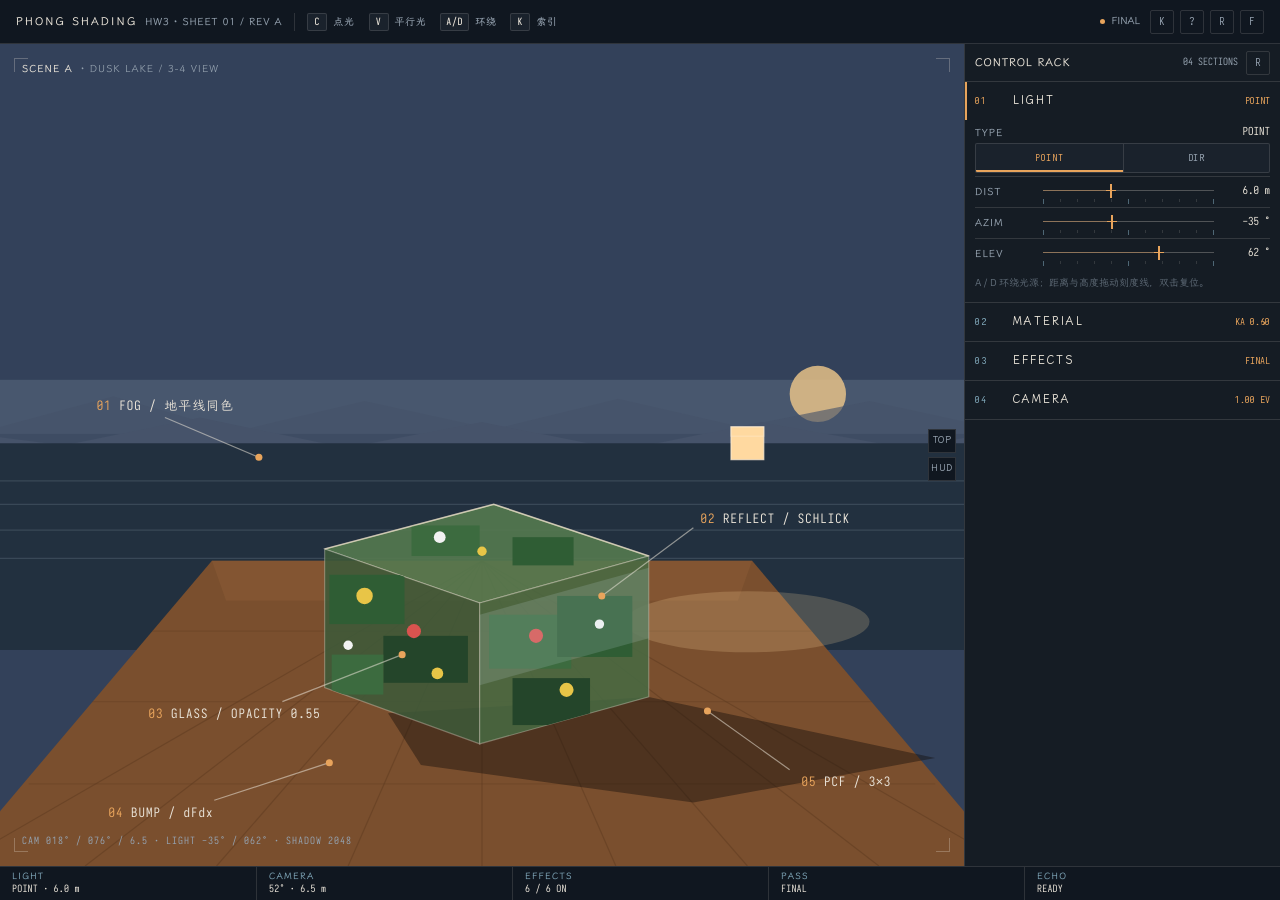
<file: ui-system/candidates/v1-dusk-survey/preview.html>
<!DOCTYPE html>
<html lang="zh-CN" data-theme="dusk">
<head>
  <meta charset="utf-8">
  <meta name="viewport" content="width=device-width, initial-scale=1">
  <title>V1 暮色测量台 · UI System Preview</title>
  <link rel="stylesheet" href="system.css">
</head>
<body>
  <div class="ui-shell">
    <header class="ui-topbar">
      <div class="ui-brand">
        <span class="ui-brand__name">PHONG SHADING</span>
        <span class="ui-brand__meta">HW3 · SHEET 01 / REV A</span>
      </div>
      <span class="ui-topbar__rule"></span>
      <div class="ui-hints" data-ui="hints"></div>
      <div class="ui-topbar__actions">
        <span class="ui-live"><span class="ui-live__dot"></span><span data-cell="mode">FINAL</span></span>
        <button class="ui-icon-button" type="button" data-action="command" title="命令索引 Ctrl+K" aria-label="命令索引">K</button>
        <button class="ui-icon-button" type="button" data-action="help" title="键位账本 ?" aria-label="键位账本">?</button>
        <button class="ui-icon-button" type="button" data-action="rack" title="收起或展开仪表架" aria-label="收起或展开仪表架">R</button>
        <button class="ui-icon-button" type="button" data-action="focus" title="沉浸模式 F" aria-label="沉浸模式">F</button>
      </div>
    </header>

    <main class="ui-stage">
      <div class="ui-viewport">
        <svg viewBox="0 0 1200 700" preserveAspectRatio="xMidYMid slice" role="img" aria-label="黄昏湖畔场景线稿">
          <style>
            .sc-sky { fill: var(--ui-scene-sky); }
            .sc-band { fill: var(--ui-scene-sky-2); opacity: .55; }
            .sc-sun { fill: #f0c98a; opacity: .8; }
            .sc-ridge-far { fill: var(--ui-scene-mountain); opacity: .62; }
            .sc-ridge { fill: var(--ui-scene-mountain); }
            .sc-water { fill: var(--ui-scene-water); }
            .sc-ripple line { stroke: rgba(200, 220, 235, .14); stroke-width: 1; }
            .sc-deck { fill: var(--ui-scene-floor); }
            .sc-deck-band { fill: var(--ui-scene-floor-2); opacity: .5; }
            .sc-plank line, .sc-seam line { stroke: var(--ui-scene-plank); stroke-width: 1; }
            .sc-plank line { opacity: .5; }
            .sc-seam line { opacity: .3; }
            .sc-shadow { fill: var(--ui-scene-shadow); opacity: .42; }
            .sc-pool { fill: var(--ui-scene-light); opacity: .2; }
            .sc-face-left { fill: #3d5a3a; fill-opacity: .86; stroke: rgba(233, 227, 216, .35); stroke-width: 1; }
            .sc-face-right { fill: #476a43; fill-opacity: .86; stroke: rgba(233, 227, 216, .35); stroke-width: 1; }
            .sc-face-top { fill: #55794f; fill-opacity: .9; stroke: rgba(233, 227, 216, .45); stroke-width: 1; }
            .sc-foliage { fill: var(--ui-scene-foliage); }
            .sc-foliage-2 { fill: var(--ui-scene-foliage-2); }
            .sc-foliage-3 { fill: var(--ui-scene-foliage-3); }
            .sc-flower-a { fill: var(--ui-scene-flower-a); }
            .sc-flower-b { fill: var(--ui-scene-flower-b); }
            .sc-flower-c { fill: var(--ui-scene-flower-c); }
            .sc-sheen { fill: #cfe0e8; opacity: .16; }
            .sc-rim { fill: none; stroke: rgba(255, 238, 210, .6); stroke-width: 1.4; }
            .sc-lamp { fill: var(--ui-scene-light); stroke: rgba(255, 240, 215, .7); stroke-width: 1; }
            .sc-note line { stroke: rgba(233, 227, 216, .55); stroke-width: 1; }
            .sc-note circle { fill: var(--ui-accent); }
            .sc-note text { fill: var(--ui-ink); font-family: var(--ui-font-mono); font-size: 11px; letter-spacing: .08em; }
            .sc-note .num { fill: var(--ui-accent); }
          </style>

          <defs>
            <clipPath id="face-left"><polygon points="466,430 598,476 598,596 466,548"/></clipPath>
            <clipPath id="face-right"><polygon points="598,476 742,436 742,556 598,596"/></clipPath>
            <clipPath id="face-top"><polygon points="466,430 610,392 742,436 598,476"/></clipPath>
          </defs>

          <rect class="sc-sky" width="1200" height="700"/>
          <rect class="sc-band" x="0" y="286" width="1200" height="46"/>
          <circle class="sc-sun" cx="886" cy="298" r="24"/>
          <polygon class="sc-ridge-far" points="0,334 96,308 190,326 286,300 390,330 500,304 610,328 716,302 820,326 930,304 1040,328 1130,306 1200,326 1200,352 0,352"/>
          <polygon class="sc-ridge" points="0,346 120,326 244,342 360,318 484,344 600,322 720,346 838,322 960,344 1080,324 1200,344 1200,372 0,372"/>
          <rect class="sc-water" x="0" y="340" width="1200" height="176"/>
          <g class="sc-ripple">
            <line x1="0" y1="372" x2="1200" y2="372"/>
            <line x1="60" y1="392" x2="1140" y2="392"/>
            <line x1="120" y1="414" x2="1080" y2="414"/>
            <line x1="180" y1="438" x2="1020" y2="438"/>
          </g>

          <polygon class="sc-deck" points="150,700 1050,700 830,440 370,440"/>
          <polygon class="sc-deck-band" points="370,440 830,440 818,474 382,474"/>
          <g class="sc-plank">
            <line x1="600" y1="440" x2="150" y2="700"/>
            <line x1="600" y1="440" x2="262" y2="700"/>
            <line x1="600" y1="440" x2="374" y2="700"/>
            <line x1="600" y1="440" x2="486" y2="700"/>
            <line x1="600" y1="440" x2="600" y2="700"/>
            <line x1="600" y1="440" x2="714" y2="700"/>
            <line x1="600" y1="440" x2="826" y2="700"/>
            <line x1="600" y1="440" x2="938" y2="700"/>
            <line x1="600" y1="440" x2="1050" y2="700"/>
          </g>
          <g class="sc-seam">
            <line x1="319" y1="500" x2="881" y2="500"/>
            <line x1="268" y1="560" x2="932" y2="560"/>
            <line x1="214" y1="630" x2="986" y2="630"/>
          </g>

          <ellipse class="sc-pool" cx="826" cy="492" rx="104" ry="26"/>
          <polygon class="sc-shadow" points="520,570 742,556 986,608 780,646 548,614"/>

          <g class="sc-cube">
            <polygon class="sc-face-top" points="466,430 610,392 742,436 598,476"/>
            <g clip-path="url(#face-top)">
              <rect class="sc-foliage-2" x="540" y="410" width="58" height="26"/>
              <rect class="sc-foliage" x="626" y="420" width="52" height="24"/>
              <circle class="sc-flower-c" cx="564" cy="420" r="5"/>
              <circle class="sc-flower-a" cx="600" cy="432" r="4"/>
            </g>

            <polygon class="sc-face-left" points="466,430 598,476 598,596 466,548"/>
            <g clip-path="url(#face-left)">
              <rect class="sc-foliage" x="470" y="452" width="64" height="42"/>
              <rect class="sc-foliage-3" x="516" y="504" width="72" height="40"/>
              <rect class="sc-foliage-2" x="472" y="520" width="44" height="34"/>
              <circle class="sc-flower-a" cx="500" cy="470" r="7"/>
              <circle class="sc-flower-b" cx="542" cy="500" r="6"/>
              <circle class="sc-flower-c" cx="486" cy="512" r="4"/>
              <circle class="sc-flower-a" cx="562" cy="536" r="5"/>
            </g>

            <polygon class="sc-face-right" points="598,476 742,436 742,556 598,596"/>
            <g clip-path="url(#face-right)">
              <rect class="sc-foliage-2" x="606" y="486" width="70" height="46"/>
              <rect class="sc-foliage" x="664" y="470" width="64" height="52"/>
              <rect class="sc-foliage-3" x="626" y="540" width="66" height="40"/>
              <circle class="sc-flower-b" cx="646" cy="504" r="6"/>
              <circle class="sc-flower-c" cx="700" cy="494" r="4"/>
              <circle class="sc-flower-a" cx="672" cy="550" r="6"/>
            </g>

            <polygon class="sc-sheen" points="598,486 742,446 742,506 598,546"/>
            <polyline class="sc-rim" points="466,430 610,392 742,436"/>
          </g>

          <g class="sc-lamp">
            <rect x="812" y="326" width="28" height="28"/>
            <rect x="812" y="326" width="28" height="8" opacity=".55"/>
          </g>

          <g class="sc-note">
            <line x1="410" y1="352" x2="330" y2="318"/>
            <circle cx="410" cy="352" r="3"/>
            <text x="272" y="312"><tspan class="num">01</tspan> FOG / 地平线同色</text>

            <line x1="702" y1="470" x2="780" y2="412"/>
            <circle cx="702" cy="470" r="3"/>
            <text x="786" y="408"><tspan class="num">02</tspan> REFLECT / SCHLICK</text>

            <line x1="532" y1="520" x2="430" y2="560"/>
            <circle cx="532" cy="520" r="3"/>
            <text x="316" y="574"><tspan class="num">03</tspan> GLASS / OPACITY 0.55</text>

            <line x1="470" y1="612" x2="372" y2="644"/>
            <circle cx="470" cy="612" r="3"/>
            <text x="282" y="658"><tspan class="num">04</tspan> BUMP / dFdx</text>

            <line x1="792" y1="568" x2="862" y2="618"/>
            <circle cx="792" cy="568" r="3"/>
            <text x="872" y="632"><tspan class="num">05</tspan> PCF / 3×3</text>
          </g>
        </svg>
      </div>

      <span class="ui-corner" data-corner="tl"></span>
      <span class="ui-corner" data-corner="tr"></span>
      <span class="ui-corner" data-corner="bl"></span>
      <span class="ui-corner" data-corner="br"></span>

      <div class="ui-viewport__stamp"><strong>SCENE A</strong> · DUSK LAKE / 3-4 VIEW</div>
      <div class="ui-viewport__meta">CAM 018° / 076° / 6.5 · LIGHT −35° / 062° · SHADOW 2048</div>

      <div class="ui-handles">
        <button class="ui-handle" type="button" data-action="topbar" title="收起或展开顶栏">TOP</button>
        <button class="ui-handle" type="button" data-action="ledge" title="收起或展开状态账本">HUD</button>
      </div>
    </main>

    <aside class="ui-rack" data-ui="rack">
      <div class="ui-rack__head">
        <span class="ui-rack__title">CONTROL RACK</span>
        <span class="ui-rack__meta">04 SECTIONS</span>
        <button class="ui-icon-button" type="button" data-action="rack" title="收起仪表架" aria-label="收起仪表架">R</button>
      </div>
      <div data-ui="rack-body"></div>
    </aside>

    <nav class="ui-rail" data-ui="rail" aria-label="仪表架边轨">
      <span class="ui-rail__label">RACK</span>
      <button type="button" data-rail="light" title="01 光照">01</button>
      <button type="button" data-rail="material" title="02 材质">02</button>
      <button type="button" data-rail="effects" title="03 特效">03</button>
      <button type="button" data-rail="camera" title="04 相机">04</button>
      <button type="button" data-action="rack" title="展开仪表架">+</button>
    </nav>

    <footer class="ui-ledge" data-ui="ledger">
      <div class="ui-ledge__cell">
        <span class="ui-ledge__label">LIGHT</span>
        <span class="ui-ledge__value" data-cell="light">POINT · 6.0 m</span>
      </div>
      <div class="ui-ledge__cell">
        <span class="ui-ledge__label">CAMERA</span>
        <span class="ui-ledge__value" data-cell="camera">52° · 6.5 m</span>
      </div>
      <div class="ui-ledge__cell">
        <span class="ui-ledge__label">EFFECTS</span>
        <span class="ui-ledge__value" data-cell="effects">6 / 6 ON</span>
      </div>
      <div class="ui-ledge__cell">
        <span class="ui-ledge__label">PASS</span>
        <span class="ui-ledge__value" data-cell="pass">FINAL</span>
      </div>
      <div class="ui-ledge__cell">
        <span class="ui-ledge__label">ECHO</span>
        <span class="ui-ledge__value" data-ui="ledger-echo">READY</span>
      </div>
    </footer>
  </div>

  <div class="ui-command" data-ui="command-index" hidden></div>
  <div class="ui-keys" data-ui="key-ledger" hidden></div>
  <div class="ui-echo" data-ui="echo" data-visible="false" role="status" aria-live="polite"></div>

  <script src="../../system.js"></script>
  <script>
    (function () {
      'use strict';

      var store = UI.store;
      var PASS = ['FINAL', 'SHADOW', 'REFLECT', 'FOG', 'BUMP', 'GLASS'];

      var DEFAULTS = {
        lightType: 0,
        lightDist: 6.0,
        lightAzimuth: -35,
        lightElevation: 62,
        ka: 0.60,
        kd: 0.85,
        ks: 0.55,
        shininess: 96,
        pass: 0,
        envMix: 0.65,
        opacity: 0.55,
        bumpStrength: 1.0,
        fogDensity: 0.03,
        rimStrength: 0.35,
        aoStrength: 0.35,
        horizonGlow: 0.18,
        fov: 52,
        cameraDist: 6.5,
        exposure: 1.0,
        enableShadow: true,
        enablePCF: true,
        enableBump: true,
        enableFog: true,
        enableReflect: true,
        enableTransparent: true
      };

      store.patch(DEFAULTS);

      function q(selector) {
        return document.querySelector(selector);
      }

      function wrapAzimuth(value) {
        var next = ((value + 180) % 360 + 360) % 360 - 180;
        return next;
      }

      // ---------------------------------------------------------- commands

      UI.registerCommand({
        id: 'light.point', group: '01 LIGHT', label: '点光源 POINT', keys: ['C'],
        run: function (s) { s.set('lightType', 0); },
        detail: function () { return 'LIGHT · POINT'; }
      });

      UI.registerCommand({
        id: 'light.dir', group: '01 LIGHT', label: '平行光 DIR', keys: ['V'],
        run: function (s) { s.set('lightType', 1); },
        detail: function () { return 'LIGHT · DIRECTIONAL'; }
      });

      UI.registerCommand({
        id: 'light.orbit.left', group: '01 LIGHT', label: '光源左转 5°', keys: ['A'],
        run: function (s) { s.set('lightAzimuth', wrapAzimuth(s.get('lightAzimuth') - 5)); },
        detail: function (s) { return 'AZIM ' + s.get('lightAzimuth').toFixed(0) + '°'; }
      });

      UI.registerCommand({
        id: 'light.orbit.right', group: '01 LIGHT', label: '光源右转 5°', keys: ['D'],
        run: function (s) { s.set('lightAzimuth', wrapAzimuth(s.get('lightAzimuth') + 5)); },
        detail: function (s) { return 'AZIM ' + s.get('lightAzimuth').toFixed(0) + '°'; }
      });

      UI.registerCommand({
        id: 'light.dist.inc', group: '01 LIGHT', label: '光源距离 +0.5', keys: [],
        run: function (s) { s.set('lightDist', Math.min(12, Number((s.get('lightDist') + 0.5).toFixed(1)))); },
        detail: function (s) { return 'DIST ' + s.get('lightDist').toFixed(1) + ' m'; }
      });

      UI.registerCommand({
        id: 'light.dist.dec', group: '01 LIGHT', label: '光源距离 −0.5', keys: [],
        run: function (s) { s.set('lightDist', Math.max(2, Number((s.get('lightDist') - 0.5).toFixed(1)))); },
        detail: function (s) { return 'DIST ' + s.get('lightDist').toFixed(1) + ' m'; }
      });

      UI.registerCommand({
        id: 'camera.fov.inc', group: '02 CAMERA', label: '视场角 +2°', keys: ['M'],
        run: function (s) { s.set('fov', Math.min(90, s.get('fov') + 2)); },
        detail: function (s) { return 'FOV ' + s.get('fov') + '°'; }
      });

      UI.registerCommand({
        id: 'camera.fov.dec', group: '02 CAMERA', label: '视场角 −2°', keys: ['N'],
        run: function (s) { s.set('fov', Math.max(20, s.get('fov') - 2)); },
        detail: function (s) { return 'FOV ' + s.get('fov') + '°'; }
      });

      UI.registerCommand({
        id: 'camera.exposure.reset', group: '02 CAMERA', label: '曝光复位 1.00', keys: [],
        run: function (s) { s.set('exposure', 1.0); },
        detail: function () { return 'EXPOSURE 1.00'; }
      });

      UI.registerCommand({
        id: 'view.pass', group: '03 VIEW', label: '切换渲染通道', keys: ['P'],
        run: function (s) { s.set('pass', (s.get('pass') + 1) % PASS.length); },
        detail: function (s) { return 'PASS ' + PASS[s.get('pass')]; }
      });

      UI.registerCommand({
        id: 'view.focus', group: '03 VIEW', label: '沉浸模式', keys: ['F'],
        run: function () { UI.toggleFocus(); },
        detail: function () { return UI.getLayout().focus ? 'IMMERSIVE ON' : 'IMMERSIVE OFF'; }
      });

      UI.registerCommand({
        id: 'scene.reset', group: '04 SCENE', label: '重置场景参数', keys: ['Space'],
        run: function (s) { s.patch(DEFAULTS); s.set('pass', 0); },
        detail: function () { return 'SCENE RESET'; }
      });

      UI.registerCommand({
        id: 'ui.commandIndex', group: '05 SYSTEM', label: '命令索引', keys: ['Ctrl+K', '/'],
        closeLayer: false,
        run: function () { UI.openCommandIndex(); },
        detail: function () { return 'COMMAND INDEX'; }
      });

      UI.registerCommand({
        id: 'ui.help', group: '05 SYSTEM', label: '键位账本', keys: ['?'],
        closeLayer: false,
        run: function () { UI.openKeyLedger(); },
        detail: function () { return 'KEY LEDGER'; }
      });

      [
        ['effects.shadow', '阴影 SHADOW', 'enableShadow'],
        ['effects.pcf', 'PCF 反走样', 'enablePCF'],
        ['effects.bump', '凹凸 BUMP', 'enableBump'],
        ['effects.fog', '雾化 FOG', 'enableFog'],
        ['effects.reflect', '环境反射 REFLECT', 'enableReflect'],
        ['effects.glass', '半透明 GLASS', 'enableTransparent']
      ].forEach(function (entry) {
        UI.registerCommand({
          id: entry[0], group: '03 VIEW', label: entry[1], keys: [],
          run: function (s) { s.set(entry[2], !s.get(entry[2])); },
          detail: function (s) { return entry[2].replace('enable', '').toUpperCase() + ' ' + (s.get(entry[2]) ? 'ON' : 'OFF'); }
        });
      });

      // ---------------------------------------------------------- panel

      var schema = [
        {
          id: 'light', index: '01', title: 'LIGHT',
          meta: function (s) { return s.lightType ? 'DIR' : 'POINT'; },
          rows: [
            { type: 'bank', id: 'lightType', label: 'TYPE', command: 'light.point', options: [
              { value: 0, label: 'POINT' },
              { value: 1, label: 'DIR' }
            ] },
            { type: 'gauge', id: 'lightDist', label: 'DIST', min: 2, max: 12, step: 0.1, unit: 'm', command: 'light.dist.inc' },
            { type: 'gauge', id: 'lightAzimuth', label: 'AZIM', min: -180, max: 180, step: 1, unit: '°', digits: 0, command: 'light.orbit.right' },
            { type: 'gauge', id: 'lightElevation', label: 'ELEV', min: 5, max: 89, step: 1, unit: '°', digits: 0 },
            { type: 'note', text: 'A / D 环绕光源；距离与高度拖动刻度线，双击复位。' }
          ]
        },
        {
          id: 'material', index: '02', title: 'MATERIAL',
          meta: function (s) { return 'KA ' + Number(s.ka).toFixed(2); },
          rows: [
            { type: 'gauge', id: 'ka', label: 'KA', min: 0, max: 1, step: 0.01 },
            { type: 'gauge', id: 'kd', label: 'KD', min: 0, max: 1, step: 0.01 },
            { type: 'gauge', id: 'ks', label: 'KS', min: 0, max: 1, step: 0.01 },
            { type: 'gauge', id: 'shininess', label: 'SHINE', min: 8, max: 256, step: 1, digits: 0 },
            { type: 'note', text: '木纹亮度调制高光：暗纹 ×0.35，亮纹 ×1.0。' }
          ]
        },
        {
          id: 'effects', index: '03', title: 'EFFECTS',
          meta: function (s) { return PASS[s.pass]; },
          rows: [
            { type: 'bank', id: 'pass', label: 'PASS', compact: true, command: 'view.pass', options: [
              { value: 0, label: 'FINAL' },
              { value: 1, label: 'SHADOW' },
              { value: 2, label: 'REFLECT' },
              { value: 3, label: 'FOG' },
              { value: 4, label: 'BUMP' },
              { value: 5, label: 'GLASS' }
            ] },
            { type: 'gauge', id: 'envMix', label: 'ENV', min: 0, max: 1, step: 0.01, command: 'effects.reflect' },
            { type: 'gauge', id: 'opacity', label: 'GLASS', min: 0.05, max: 1, step: 0.01, command: 'effects.glass' },
            { type: 'gauge', id: 'bumpStrength', label: 'BUMP', min: 0, max: 2, step: 0.01, command: 'effects.bump' },
            { type: 'gauge', id: 'fogDensity', label: 'FOG', min: 0, max: 0.08, step: 0.001, digits: 3, command: 'effects.fog' },
            { type: 'key', id: 'enableShadow', label: 'SHADOW', command: 'effects.shadow' },
            { type: 'key', id: 'enablePCF', label: 'PCF', command: 'effects.pcf' },
            { type: 'key', id: 'enableReflect', label: 'REFLECT', command: 'effects.reflect' },
            { type: 'key', id: 'enableFog', label: 'FOG', command: 'effects.fog' },
            { type: 'key', id: 'enableTransparent', label: 'GLASS', command: 'effects.glass' },
            { type: 'fold', label: 'MORE · 03 PARAMETERS', rows: [
              { type: 'gauge', id: 'rimStrength', label: 'RIM', min: 0, max: 1, step: 0.01 },
              { type: 'gauge', id: 'aoStrength', label: 'AO', min: 0, max: 1, step: 0.01 },
              { type: 'gauge', id: 'horizonGlow', label: 'GLOW', min: 0, max: 1, step: 0.01 }
            ] }
          ]
        },
        {
          id: 'camera', index: '04', title: 'CAMERA',
          meta: function (s) { return Number(s.exposure).toFixed(2) + ' EV'; },
          rows: [
            { type: 'gauge', id: 'fov', label: 'FOV', min: 20, max: 90, step: 1, unit: '°', digits: 0, command: 'camera.fov.inc' },
            { type: 'gauge', id: 'cameraDist', label: 'DIST', min: 3, max: 12, step: 0.1, unit: 'm' },
            { type: 'gauge', id: 'exposure', label: 'EXPO', min: 0.6, max: 1.6, step: 0.01, digits: 2, command: 'camera.exposure.reset' },
            { type: 'note', text: 'ACES 色调映射后再输出；曝光只作用于最终合成。' }
          ]
        }
      ];

      UI.buildPanel(q('[data-ui="rack-body"]'), schema, store);

      // ---------------------------------------------------------- hints

      var HINTS = {
        light: [['C', '点光'], ['V', '平行光'], ['A/D', '环绕'], ['K', '索引']],
        material: [['↑↓', '微调读数'], ['K', '索引'], ['?', '键位']],
        effects: [['P', '通道循环'], ['K', '索引'], ['?', '键位']],
        camera: [['M/N', '视场角'], ['F', '沉浸'], ['K', '索引']],
        'default': [['C', '点光'], ['V', '平行光'], ['P', '通道'], ['F', '沉浸'], ['/', '命令']]
      };

      function renderHints() {
        var layout = UI.getLayout();
        var context = layout.drawers.length ? layout.drawers[layout.drawers.length - 1] : 'default';
        var list = HINTS[context] || HINTS.default;
        var host = q('[data-ui="hints"]');
        host.textContent = '';
        list.forEach(function (item) {
          var hint = document.createElement('span');
          hint.className = 'ui-hint';
          var kbd = document.createElement('span');
          kbd.className = 'ui-kbd';
          kbd.textContent = item[0];
          hint.appendChild(kbd);
          hint.appendChild(document.createTextNode(item[1]));
          host.appendChild(hint);
        });
      }

      UI.on('layout', renderHints);

      // ---------------------------------------------------------- ledger

      function renderLedger(state) {
        q('[data-cell="light"]').textContent = (state.lightType ? 'DIR' : 'POINT') + ' · ' + Number(state.lightDist).toFixed(1) + ' m';
        q('[data-cell="camera"]').textContent = Number(state.fov).toFixed(0) + '° · ' + Number(state.cameraDist).toFixed(1) + ' m';
        var fx = ['enableShadow', 'enablePCF', 'enableBump', 'enableFog', 'enableReflect', 'enableTransparent'].filter(function (key) {
          return state[key];
        }).length;
        q('[data-cell="effects"]').textContent = fx + ' / 6 ON';
        q('[data-cell="pass"]').textContent = PASS[state.pass];
        q('[data-cell="mode"]').textContent = PASS[state.pass];
      }

      store.subscribe(renderLedger);
      renderLedger(store.get());

      UI.mount(document);
      renderHints();
    })();
  </script>
</body>
</html>
</file>
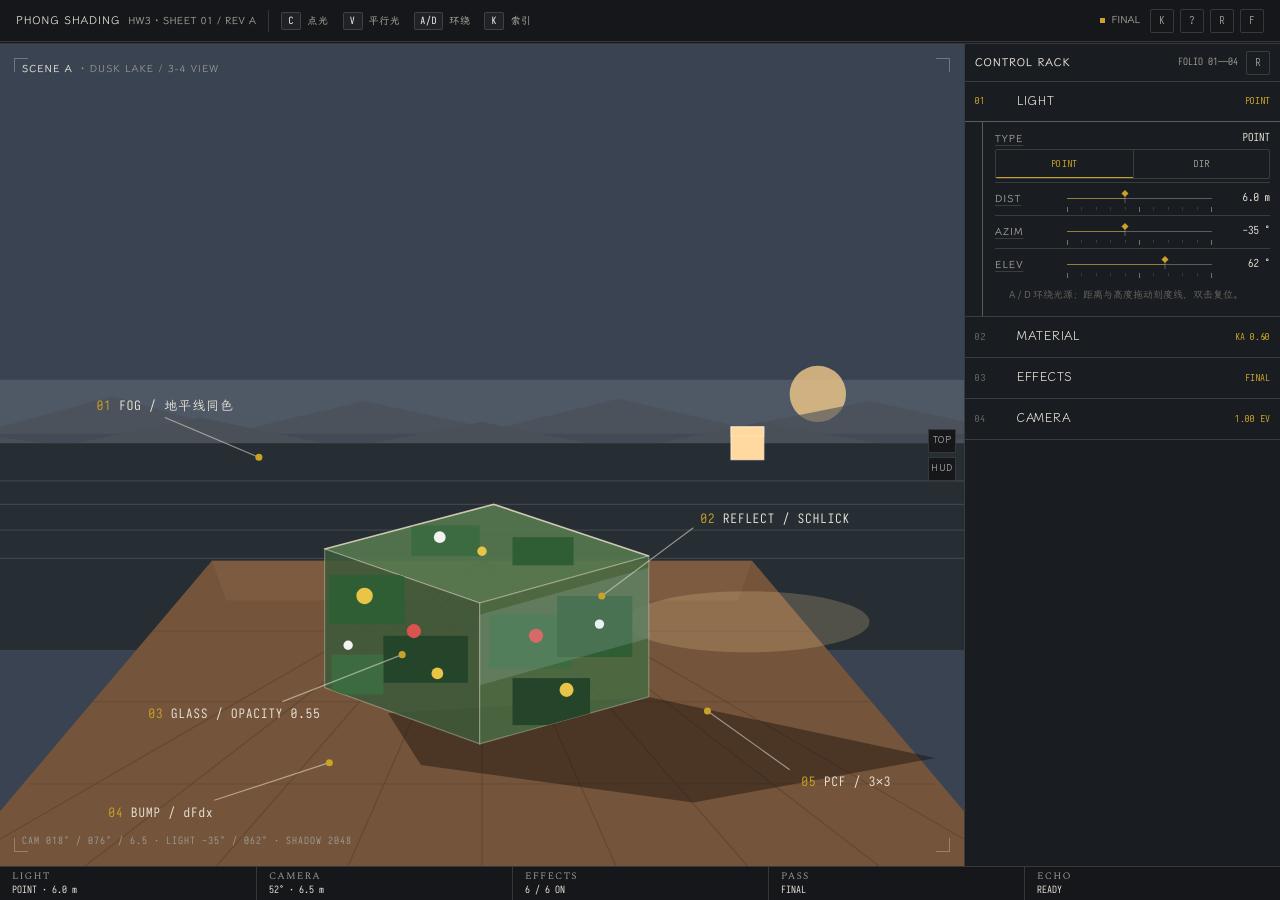
<file: ui-system/candidates/v2-lakeside-archive/preview.html>
<!DOCTYPE html>
<html lang="zh-CN" data-theme="archive">
<head>
  <meta charset="utf-8">
  <meta name="viewport" content="width=device-width, initial-scale=1">
  <title>V2 湖畔档案 · UI System Preview</title>
  <link rel="stylesheet" href="system.css">
</head>
<body>
  <div class="ui-shell">
    <header class="ui-topbar">
      <div class="ui-brand">
        <span class="ui-brand__name">PHONG SHADING</span>
        <span class="ui-brand__meta">HW3 · SHEET 01 / REV A</span>
      </div>
      <span class="ui-topbar__rule"></span>
      <div class="ui-hints" data-ui="hints"></div>
      <div class="ui-topbar__actions">
        <span class="ui-live"><span class="ui-live__dot"></span><span data-cell="mode">FINAL</span></span>
        <button class="ui-icon-button" type="button" data-action="command" title="命令索引 Ctrl+K" aria-label="命令索引">K</button>
        <button class="ui-icon-button" type="button" data-action="help" title="键位账本 ?" aria-label="键位账本">?</button>
        <button class="ui-icon-button" type="button" data-action="rack" title="收起或展开仪表架" aria-label="收起或展开仪表架">R</button>
        <button class="ui-icon-button" type="button" data-action="focus" title="沉浸模式 F" aria-label="沉浸模式">F</button>
      </div>
    </header>

    <main class="ui-stage">
      <div class="ui-viewport">
        <svg viewBox="0 0 1200 700" preserveAspectRatio="xMidYMid slice" role="img" aria-label="黄昏湖畔场景线稿">
          <style>
            .sc-sky { fill: var(--ui-scene-sky); }
            .sc-band { fill: var(--ui-scene-sky-2); opacity: .55; }
            .sc-sun { fill: #f0c98a; opacity: .8; }
            .sc-ridge-far { fill: var(--ui-scene-mountain); opacity: .62; }
            .sc-ridge { fill: var(--ui-scene-mountain); }
            .sc-water { fill: var(--ui-scene-water); }
            .sc-ripple line { stroke: rgba(200, 220, 235, .14); stroke-width: 1; }
            .sc-deck { fill: var(--ui-scene-floor); }
            .sc-deck-band { fill: var(--ui-scene-floor-2); opacity: .5; }
            .sc-plank line, .sc-seam line { stroke: var(--ui-scene-plank); stroke-width: 1; }
            .sc-plank line { opacity: .5; }
            .sc-seam line { opacity: .3; }
            .sc-shadow { fill: var(--ui-scene-shadow); opacity: .42; }
            .sc-pool { fill: var(--ui-scene-light); opacity: .2; }
            .sc-face-left { fill: #3d5a3a; fill-opacity: .86; stroke: rgba(233, 227, 216, .35); stroke-width: 1; }
            .sc-face-right { fill: #476a43; fill-opacity: .86; stroke: rgba(233, 227, 216, .35); stroke-width: 1; }
            .sc-face-top { fill: #55794f; fill-opacity: .9; stroke: rgba(233, 227, 216, .45); stroke-width: 1; }
            .sc-foliage { fill: var(--ui-scene-foliage); }
            .sc-foliage-2 { fill: var(--ui-scene-foliage-2); }
            .sc-foliage-3 { fill: var(--ui-scene-foliage-3); }
            .sc-flower-a { fill: var(--ui-scene-flower-a); }
            .sc-flower-b { fill: var(--ui-scene-flower-b); }
            .sc-flower-c { fill: var(--ui-scene-flower-c); }
            .sc-sheen { fill: #cfe0e8; opacity: .16; }
            .sc-rim { fill: none; stroke: rgba(255, 238, 210, .6); stroke-width: 1.4; }
            .sc-lamp { fill: var(--ui-scene-light); stroke: rgba(255, 240, 215, .7); stroke-width: 1; }
            .sc-note line { stroke: rgba(233, 227, 216, .55); stroke-width: 1; }
            .sc-note circle { fill: var(--ui-accent); }
            .sc-note text { fill: var(--ui-ink); font-family: var(--ui-font-mono); font-size: 11px; letter-spacing: .08em; }
            .sc-note .num { fill: var(--ui-accent); }
          </style>

          <defs>
            <clipPath id="face-left"><polygon points="466,430 598,476 598,596 466,548"/></clipPath>
            <clipPath id="face-right"><polygon points="598,476 742,436 742,556 598,596"/></clipPath>
            <clipPath id="face-top"><polygon points="466,430 610,392 742,436 598,476"/></clipPath>
          </defs>

          <rect class="sc-sky" width="1200" height="700"/>
          <rect class="sc-band" x="0" y="286" width="1200" height="46"/>
          <circle class="sc-sun" cx="886" cy="298" r="24"/>
          <polygon class="sc-ridge-far" points="0,334 96,308 190,326 286,300 390,330 500,304 610,328 716,302 820,326 930,304 1040,328 1130,306 1200,326 1200,352 0,352"/>
          <polygon class="sc-ridge" points="0,346 120,326 244,342 360,318 484,344 600,322 720,346 838,322 960,344 1080,324 1200,344 1200,372 0,372"/>
          <rect class="sc-water" x="0" y="340" width="1200" height="176"/>
          <g class="sc-ripple">
            <line x1="0" y1="372" x2="1200" y2="372"/>
            <line x1="60" y1="392" x2="1140" y2="392"/>
            <line x1="120" y1="414" x2="1080" y2="414"/>
            <line x1="180" y1="438" x2="1020" y2="438"/>
          </g>

          <polygon class="sc-deck" points="150,700 1050,700 830,440 370,440"/>
          <polygon class="sc-deck-band" points="370,440 830,440 818,474 382,474"/>
          <g class="sc-plank">
            <line x1="600" y1="440" x2="150" y2="700"/>
            <line x1="600" y1="440" x2="262" y2="700"/>
            <line x1="600" y1="440" x2="374" y2="700"/>
            <line x1="600" y1="440" x2="486" y2="700"/>
            <line x1="600" y1="440" x2="600" y2="700"/>
            <line x1="600" y1="440" x2="714" y2="700"/>
            <line x1="600" y1="440" x2="826" y2="700"/>
            <line x1="600" y1="440" x2="938" y2="700"/>
            <line x1="600" y1="440" x2="1050" y2="700"/>
          </g>
          <g class="sc-seam">
            <line x1="319" y1="500" x2="881" y2="500"/>
            <line x1="268" y1="560" x2="932" y2="560"/>
            <line x1="214" y1="630" x2="986" y2="630"/>
          </g>

          <ellipse class="sc-pool" cx="826" cy="492" rx="104" ry="26"/>
          <polygon class="sc-shadow" points="520,570 742,556 986,608 780,646 548,614"/>

          <g class="sc-cube">
            <polygon class="sc-face-top" points="466,430 610,392 742,436 598,476"/>
            <g clip-path="url(#face-top)">
              <rect class="sc-foliage-2" x="540" y="410" width="58" height="26"/>
              <rect class="sc-foliage" x="626" y="420" width="52" height="24"/>
              <circle class="sc-flower-c" cx="564" cy="420" r="5"/>
              <circle class="sc-flower-a" cx="600" cy="432" r="4"/>
            </g>

            <polygon class="sc-face-left" points="466,430 598,476 598,596 466,548"/>
            <g clip-path="url(#face-left)">
              <rect class="sc-foliage" x="470" y="452" width="64" height="42"/>
              <rect class="sc-foliage-3" x="516" y="504" width="72" height="40"/>
              <rect class="sc-foliage-2" x="472" y="520" width="44" height="34"/>
              <circle class="sc-flower-a" cx="500" cy="470" r="7"/>
              <circle class="sc-flower-b" cx="542" cy="500" r="6"/>
              <circle class="sc-flower-c" cx="486" cy="512" r="4"/>
              <circle class="sc-flower-a" cx="562" cy="536" r="5"/>
            </g>

            <polygon class="sc-face-right" points="598,476 742,436 742,556 598,596"/>
            <g clip-path="url(#face-right)">
              <rect class="sc-foliage-2" x="606" y="486" width="70" height="46"/>
              <rect class="sc-foliage" x="664" y="470" width="64" height="52"/>
              <rect class="sc-foliage-3" x="626" y="540" width="66" height="40"/>
              <circle class="sc-flower-b" cx="646" cy="504" r="6"/>
              <circle class="sc-flower-c" cx="700" cy="494" r="4"/>
              <circle class="sc-flower-a" cx="672" cy="550" r="6"/>
            </g>

            <polygon class="sc-sheen" points="598,486 742,446 742,506 598,546"/>
            <polyline class="sc-rim" points="466,430 610,392 742,436"/>
          </g>

          <g class="sc-lamp">
            <rect x="812" y="326" width="28" height="28"/>
            <rect x="812" y="326" width="28" height="8" opacity=".55"/>
          </g>

          <g class="sc-note">
            <line x1="410" y1="352" x2="330" y2="318"/>
            <circle cx="410" cy="352" r="3"/>
            <text x="272" y="312"><tspan class="num">01</tspan> FOG / 地平线同色</text>

            <line x1="702" y1="470" x2="780" y2="412"/>
            <circle cx="702" cy="470" r="3"/>
            <text x="786" y="408"><tspan class="num">02</tspan> REFLECT / SCHLICK</text>

            <line x1="532" y1="520" x2="430" y2="560"/>
            <circle cx="532" cy="520" r="3"/>
            <text x="316" y="574"><tspan class="num">03</tspan> GLASS / OPACITY 0.55</text>

            <line x1="470" y1="612" x2="372" y2="644"/>
            <circle cx="470" cy="612" r="3"/>
            <text x="282" y="658"><tspan class="num">04</tspan> BUMP / dFdx</text>

            <line x1="792" y1="568" x2="862" y2="618"/>
            <circle cx="792" cy="568" r="3"/>
            <text x="872" y="632"><tspan class="num">05</tspan> PCF / 3×3</text>
          </g>
        </svg>
      </div>

      <span class="ui-corner" data-corner="tl"></span>
      <span class="ui-corner" data-corner="tr"></span>
      <span class="ui-corner" data-corner="bl"></span>
      <span class="ui-corner" data-corner="br"></span>

      <div class="ui-viewport__stamp"><strong>SCENE A</strong> · DUSK LAKE / 3-4 VIEW</div>
      <div class="ui-viewport__meta">CAM 018° / 076° / 6.5 · LIGHT −35° / 062° · SHADOW 2048</div>

      <div class="ui-handles">
        <button class="ui-handle" type="button" data-action="topbar" title="收起或展开顶栏">TOP</button>
        <button class="ui-handle" type="button" data-action="ledge" title="收起或展开状态账本">HUD</button>
      </div>
    </main>

    <aside class="ui-rack" data-ui="rack">
      <div class="ui-rack__head">
        <span class="ui-rack__title">CONTROL RACK</span>
        <span class="ui-rack__meta">FOLIO 01—04</span>
        <button class="ui-icon-button" type="button" data-action="rack" title="收起仪表架" aria-label="收起仪表架">R</button>
      </div>
      <div data-ui="rack-body"></div>
    </aside>

    <nav class="ui-rail" data-ui="rail" aria-label="仪表架边轨">
      <span class="ui-rail__label">RACK</span>
      <button type="button" data-rail="light" title="01 光照">01</button>
      <button type="button" data-rail="material" title="02 材质">02</button>
      <button type="button" data-rail="effects" title="03 特效">03</button>
      <button type="button" data-rail="camera" title="04 相机">04</button>
      <button type="button" data-action="rack" title="展开仪表架">+</button>
    </nav>

    <footer class="ui-ledge" data-ui="ledger">
      <div class="ui-ledge__cell">
        <span class="ui-ledge__label">LIGHT</span>
        <span class="ui-ledge__value" data-cell="light">POINT · 6.0 m</span>
      </div>
      <div class="ui-ledge__cell">
        <span class="ui-ledge__label">CAMERA</span>
        <span class="ui-ledge__value" data-cell="camera">52° · 6.5 m</span>
      </div>
      <div class="ui-ledge__cell">
        <span class="ui-ledge__label">EFFECTS</span>
        <span class="ui-ledge__value" data-cell="effects">6 / 6 ON</span>
      </div>
      <div class="ui-ledge__cell">
        <span class="ui-ledge__label">PASS</span>
        <span class="ui-ledge__value" data-cell="pass">FINAL</span>
      </div>
      <div class="ui-ledge__cell">
        <span class="ui-ledge__label">ECHO</span>
        <span class="ui-ledge__value" data-ui="ledger-echo">READY</span>
      </div>
    </footer>
  </div>

  <div class="ui-command" data-ui="command-index" hidden></div>
  <div class="ui-keys" data-ui="key-ledger" hidden></div>
  <div class="ui-echo" data-ui="echo" data-visible="false" role="status" aria-live="polite"></div>

  <script src="../../system.js"></script>
  <script>
    (function () {
      'use strict';

      var store = UI.store;
      var PASS = ['FINAL', 'SHADOW', 'REFLECT', 'FOG', 'BUMP', 'GLASS'];

      var DEFAULTS = {
        lightType: 0,
        lightDist: 6.0,
        lightAzimuth: -35,
        lightElevation: 62,
        ka: 0.60,
        kd: 0.85,
        ks: 0.55,
        shininess: 96,
        pass: 0,
        envMix: 0.65,
        opacity: 0.55,
        bumpStrength: 1.0,
        fogDensity: 0.03,
        rimStrength: 0.35,
        aoStrength: 0.35,
        horizonGlow: 0.18,
        fov: 52,
        cameraDist: 6.5,
        exposure: 1.0,
        enableShadow: true,
        enablePCF: true,
        enableBump: true,
        enableFog: true,
        enableReflect: true,
        enableTransparent: true
      };

      store.patch(DEFAULTS);

      function q(selector) {
        return document.querySelector(selector);
      }

      function wrapAzimuth(value) {
        var next = ((value + 180) % 360 + 360) % 360 - 180;
        return next;
      }

      // ---------------------------------------------------------- commands

      UI.registerCommand({
        id: 'light.point', group: '01 LIGHT', label: '点光源 POINT', keys: ['C'],
        run: function (s) { s.set('lightType', 0); },
        detail: function () { return 'LIGHT · POINT'; }
      });

      UI.registerCommand({
        id: 'light.dir', group: '01 LIGHT', label: '平行光 DIR', keys: ['V'],
        run: function (s) { s.set('lightType', 1); },
        detail: function () { return 'LIGHT · DIRECTIONAL'; }
      });

      UI.registerCommand({
        id: 'light.orbit.left', group: '01 LIGHT', label: '光源左转 5°', keys: ['A'],
        run: function (s) { s.set('lightAzimuth', wrapAzimuth(s.get('lightAzimuth') - 5)); },
        detail: function (s) { return 'AZIM ' + s.get('lightAzimuth').toFixed(0) + '°'; }
      });

      UI.registerCommand({
        id: 'light.orbit.right', group: '01 LIGHT', label: '光源右转 5°', keys: ['D'],
        run: function (s) { s.set('lightAzimuth', wrapAzimuth(s.get('lightAzimuth') + 5)); },
        detail: function (s) { return 'AZIM ' + s.get('lightAzimuth').toFixed(0) + '°'; }
      });

      UI.registerCommand({
        id: 'light.dist.inc', group: '01 LIGHT', label: '光源距离 +0.5', keys: [],
        run: function (s) { s.set('lightDist', Math.min(12, Number((s.get('lightDist') + 0.5).toFixed(1)))); },
        detail: function (s) { return 'DIST ' + s.get('lightDist').toFixed(1) + ' m'; }
      });

      UI.registerCommand({
        id: 'light.dist.dec', group: '01 LIGHT', label: '光源距离 −0.5', keys: [],
        run: function (s) { s.set('lightDist', Math.max(2, Number((s.get('lightDist') - 0.5).toFixed(1)))); },
        detail: function (s) { return 'DIST ' + s.get('lightDist').toFixed(1) + ' m'; }
      });

      UI.registerCommand({
        id: 'camera.fov.inc', group: '02 CAMERA', label: '视场角 +2°', keys: ['M'],
        run: function (s) { s.set('fov', Math.min(90, s.get('fov') + 2)); },
        detail: function (s) { return 'FOV ' + s.get('fov') + '°'; }
      });

      UI.registerCommand({
        id: 'camera.fov.dec', group: '02 CAMERA', label: '视场角 −2°', keys: ['N'],
        run: function (s) { s.set('fov', Math.max(20, s.get('fov') - 2)); },
        detail: function (s) { return 'FOV ' + s.get('fov') + '°'; }
      });

      UI.registerCommand({
        id: 'camera.exposure.reset', group: '02 CAMERA', label: '曝光复位 1.00', keys: [],
        run: function (s) { s.set('exposure', 1.0); },
        detail: function () { return 'EXPOSURE 1.00'; }
      });

      UI.registerCommand({
        id: 'view.pass', group: '03 VIEW', label: '切换渲染通道', keys: ['P'],
        run: function (s) { s.set('pass', (s.get('pass') + 1) % PASS.length); },
        detail: function (s) { return 'PASS ' + PASS[s.get('pass')]; }
      });

      UI.registerCommand({
        id: 'view.focus', group: '03 VIEW', label: '沉浸模式', keys: ['F'],
        run: function () { UI.toggleFocus(); },
        detail: function () { return UI.getLayout().focus ? 'IMMERSIVE ON' : 'IMMERSIVE OFF'; }
      });

      UI.registerCommand({
        id: 'scene.reset', group: '04 SCENE', label: '重置场景参数', keys: ['Space'],
        run: function (s) { s.patch(DEFAULTS); s.set('pass', 0); },
        detail: function () { return 'SCENE RESET'; }
      });

      UI.registerCommand({
        id: 'ui.commandIndex', group: '05 SYSTEM', label: '命令索引', keys: ['Ctrl+K', '/'],
        closeLayer: false,
        run: function () { UI.openCommandIndex(); },
        detail: function () { return 'COMMAND INDEX'; }
      });

      UI.registerCommand({
        id: 'ui.help', group: '05 SYSTEM', label: '键位账本', keys: ['?'],
        closeLayer: false,
        run: function () { UI.openKeyLedger(); },
        detail: function () { return 'KEY LEDGER'; }
      });

      [
        ['effects.shadow', '阴影 SHADOW', 'enableShadow'],
        ['effects.pcf', 'PCF 反走样', 'enablePCF'],
        ['effects.bump', '凹凸 BUMP', 'enableBump'],
        ['effects.fog', '雾化 FOG', 'enableFog'],
        ['effects.reflect', '环境反射 REFLECT', 'enableReflect'],
        ['effects.glass', '半透明 GLASS', 'enableTransparent']
      ].forEach(function (entry) {
        UI.registerCommand({
          id: entry[0], group: '03 VIEW', label: entry[1], keys: [],
          run: function (s) { s.set(entry[2], !s.get(entry[2])); },
          detail: function (s) { return entry[2].replace('enable', '').toUpperCase() + ' ' + (s.get(entry[2]) ? 'ON' : 'OFF'); }
        });
      });

      // ---------------------------------------------------------- panel

      var schema = [
        {
          id: 'light', index: '01', title: 'LIGHT',
          meta: function (s) { return s.lightType ? 'DIR' : 'POINT'; },
          rows: [
            { type: 'bank', id: 'lightType', label: 'TYPE', command: 'light.point', options: [
              { value: 0, label: 'POINT' },
              { value: 1, label: 'DIR' }
            ] },
            { type: 'gauge', id: 'lightDist', label: 'DIST', min: 2, max: 12, step: 0.1, unit: 'm', command: 'light.dist.inc' },
            { type: 'gauge', id: 'lightAzimuth', label: 'AZIM', min: -180, max: 180, step: 1, unit: '°', digits: 0, command: 'light.orbit.right' },
            { type: 'gauge', id: 'lightElevation', label: 'ELEV', min: 5, max: 89, step: 1, unit: '°', digits: 0 },
            { type: 'note', text: 'A / D 环绕光源；距离与高度拖动刻度线，双击复位。' }
          ]
        },
        {
          id: 'material', index: '02', title: 'MATERIAL',
          meta: function (s) { return 'KA ' + Number(s.ka).toFixed(2); },
          rows: [
            { type: 'gauge', id: 'ka', label: 'KA', min: 0, max: 1, step: 0.01 },
            { type: 'gauge', id: 'kd', label: 'KD', min: 0, max: 1, step: 0.01 },
            { type: 'gauge', id: 'ks', label: 'KS', min: 0, max: 1, step: 0.01 },
            { type: 'gauge', id: 'shininess', label: 'SHINE', min: 8, max: 256, step: 1, digits: 0 },
            { type: 'note', text: '木纹亮度调制高光：暗纹 ×0.35，亮纹 ×1.0。' }
          ]
        },
        {
          id: 'effects', index: '03', title: 'EFFECTS',
          meta: function (s) { return PASS[s.pass]; },
          rows: [
            { type: 'bank', id: 'pass', label: 'PASS', compact: true, command: 'view.pass', options: [
              { value: 0, label: 'FINAL' },
              { value: 1, label: 'SHADOW' },
              { value: 2, label: 'REFLECT' },
              { value: 3, label: 'FOG' },
              { value: 4, label: 'BUMP' },
              { value: 5, label: 'GLASS' }
            ] },
            { type: 'gauge', id: 'envMix', label: 'ENV', min: 0, max: 1, step: 0.01, command: 'effects.reflect' },
            { type: 'gauge', id: 'opacity', label: 'GLASS', min: 0.05, max: 1, step: 0.01, command: 'effects.glass' },
            { type: 'gauge', id: 'bumpStrength', label: 'BUMP', min: 0, max: 2, step: 0.01, command: 'effects.bump' },
            { type: 'gauge', id: 'fogDensity', label: 'FOG', min: 0, max: 0.08, step: 0.001, digits: 3, command: 'effects.fog' },
            { type: 'key', id: 'enableShadow', label: 'SHADOW', command: 'effects.shadow' },
            { type: 'key', id: 'enablePCF', label: 'PCF', command: 'effects.pcf' },
            { type: 'key', id: 'enableReflect', label: 'REFLECT', command: 'effects.reflect' },
            { type: 'key', id: 'enableFog', label: 'FOG', command: 'effects.fog' },
            { type: 'key', id: 'enableTransparent', label: 'GLASS', command: 'effects.glass' },
            { type: 'fold', label: 'MORE · 03 PARAMETERS', rows: [
              { type: 'gauge', id: 'rimStrength', label: 'RIM', min: 0, max: 1, step: 0.01 },
              { type: 'gauge', id: 'aoStrength', label: 'AO', min: 0, max: 1, step: 0.01 },
              { type: 'gauge', id: 'horizonGlow', label: 'GLOW', min: 0, max: 1, step: 0.01 }
            ] }
          ]
        },
        {
          id: 'camera', index: '04', title: 'CAMERA',
          meta: function (s) { return Number(s.exposure).toFixed(2) + ' EV'; },
          rows: [
            { type: 'gauge', id: 'fov', label: 'FOV', min: 20, max: 90, step: 1, unit: '°', digits: 0, command: 'camera.fov.inc' },
            { type: 'gauge', id: 'cameraDist', label: 'DIST', min: 3, max: 12, step: 0.1, unit: 'm' },
            { type: 'gauge', id: 'exposure', label: 'EXPO', min: 0.6, max: 1.6, step: 0.01, digits: 2, command: 'camera.exposure.reset' },
            { type: 'note', text: 'ACES 色调映射后再输出；曝光只作用于最终合成。' }
          ]
        }
      ];

      UI.buildPanel(q('[data-ui="rack-body"]'), schema, store);

      // ---------------------------------------------------------- hints

      var HINTS = {
        light: [['C', '点光'], ['V', '平行光'], ['A/D', '环绕'], ['K', '索引']],
        material: [['↑↓', '微调读数'], ['K', '索引'], ['?', '键位']],
        effects: [['P', '通道循环'], ['K', '索引'], ['?', '键位']],
        camera: [['M/N', '视场角'], ['F', '沉浸'], ['K', '索引']],
        'default': [['C', '点光'], ['V', '平行光'], ['P', '通道'], ['F', '沉浸'], ['/', '命令']]
      };

      function renderHints() {
        var layout = UI.getLayout();
        var context = layout.drawers.length ? layout.drawers[layout.drawers.length - 1] : 'default';
        var list = HINTS[context] || HINTS.default;
        var host = q('[data-ui="hints"]');
        host.textContent = '';
        list.forEach(function (item) {
          var hint = document.createElement('span');
          hint.className = 'ui-hint';
          var kbd = document.createElement('span');
          kbd.className = 'ui-kbd';
          kbd.textContent = item[0];
          hint.appendChild(kbd);
          hint.appendChild(document.createTextNode(item[1]));
          host.appendChild(hint);
        });
      }

      UI.on('layout', renderHints);

      // ---------------------------------------------------------- ledger

      function renderLedger(state) {
        q('[data-cell="light"]').textContent = (state.lightType ? 'DIR' : 'POINT') + ' · ' + Number(state.lightDist).toFixed(1) + ' m';
        q('[data-cell="camera"]').textContent = Number(state.fov).toFixed(0) + '° · ' + Number(state.cameraDist).toFixed(1) + ' m';
        var fx = ['enableShadow', 'enablePCF', 'enableBump', 'enableFog', 'enableReflect', 'enableTransparent'].filter(function (key) {
          return state[key];
        }).length;
        q('[data-cell="effects"]').textContent = fx + ' / 6 ON';
        q('[data-cell="pass"]').textContent = PASS[state.pass];
        q('[data-cell="mode"]').textContent = PASS[state.pass];
      }

      store.subscribe(renderLedger);
      renderLedger(store.get());

      UI.mount(document);
      renderHints();
    })();
  </script>
</body>
</html>
</file>
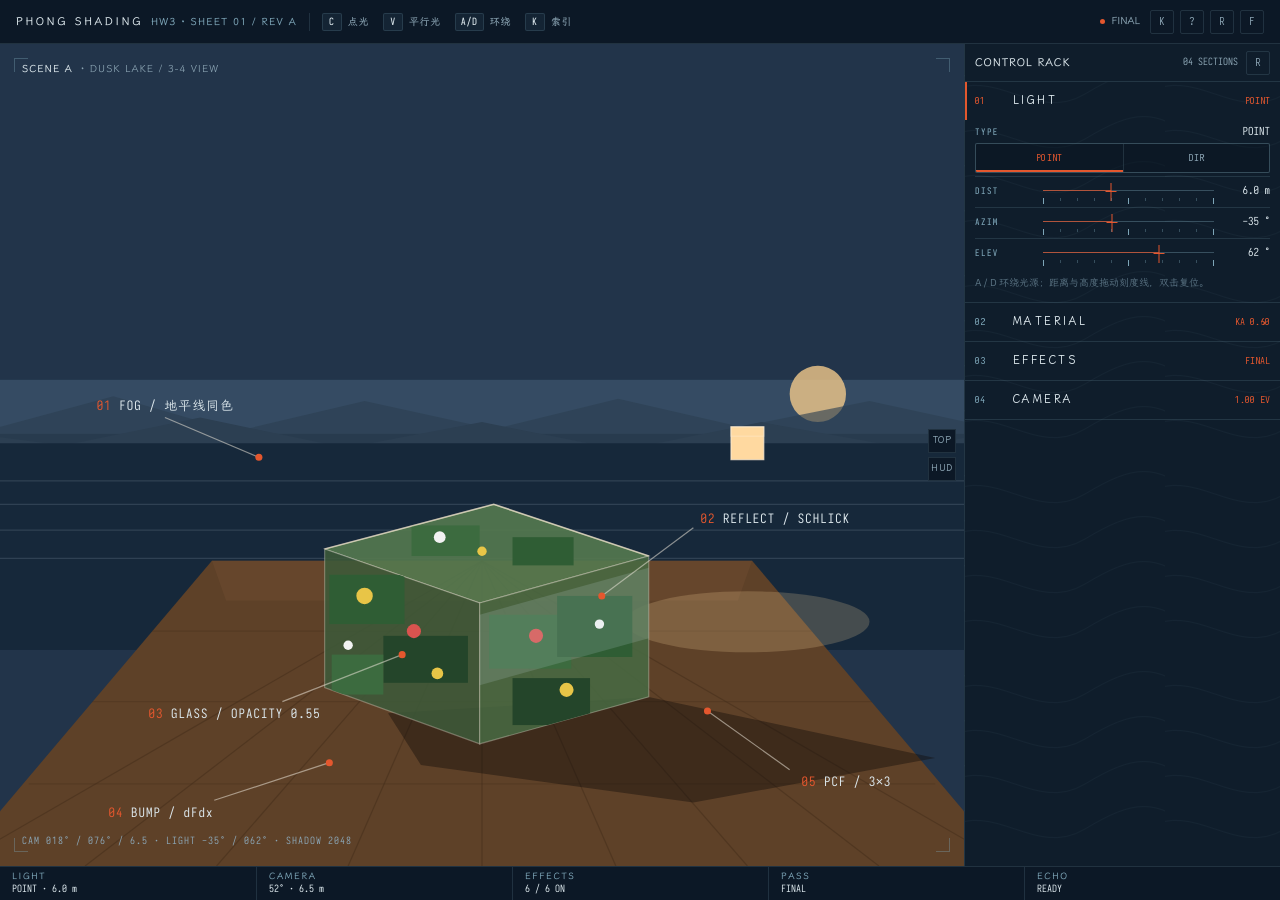
<file: ui-system/candidates/v3-night-chart/preview.html>
<!DOCTYPE html>
<html lang="zh-CN" data-theme="chart">
<head>
  <meta charset="utf-8">
  <meta name="viewport" content="width=device-width, initial-scale=1">
  <title>V3 夜航图 · UI System Preview</title>
  <link rel="stylesheet" href="system.css">
</head>
<body>
  <div class="ui-shell">
    <header class="ui-topbar">
      <div class="ui-brand">
        <span class="ui-brand__name">PHONG SHADING</span>
        <span class="ui-brand__meta">HW3 · SHEET 01 / REV A</span>
      </div>
      <span class="ui-topbar__rule"></span>
      <div class="ui-hints" data-ui="hints"></div>
      <div class="ui-topbar__actions">
        <span class="ui-live"><span class="ui-live__dot"></span><span data-cell="mode">FINAL</span></span>
        <button class="ui-icon-button" type="button" data-action="command" title="命令索引 Ctrl+K" aria-label="命令索引">K</button>
        <button class="ui-icon-button" type="button" data-action="help" title="键位账本 ?" aria-label="键位账本">?</button>
        <button class="ui-icon-button" type="button" data-action="rack" title="收起或展开仪表架" aria-label="收起或展开仪表架">R</button>
        <button class="ui-icon-button" type="button" data-action="focus" title="沉浸模式 F" aria-label="沉浸模式">F</button>
      </div>
    </header>

    <main class="ui-stage">
      <div class="ui-viewport">
        <svg viewBox="0 0 1200 700" preserveAspectRatio="xMidYMid slice" role="img" aria-label="黄昏湖畔场景线稿">
          <style>
            .sc-sky { fill: var(--ui-scene-sky); }
            .sc-band { fill: var(--ui-scene-sky-2); opacity: .55; }
            .sc-sun { fill: #f0c98a; opacity: .8; }
            .sc-ridge-far { fill: var(--ui-scene-mountain); opacity: .62; }
            .sc-ridge { fill: var(--ui-scene-mountain); }
            .sc-water { fill: var(--ui-scene-water); }
            .sc-ripple line { stroke: rgba(200, 220, 235, .14); stroke-width: 1; }
            .sc-deck { fill: var(--ui-scene-floor); }
            .sc-deck-band { fill: var(--ui-scene-floor-2); opacity: .5; }
            .sc-plank line, .sc-seam line { stroke: var(--ui-scene-plank); stroke-width: 1; }
            .sc-plank line { opacity: .5; }
            .sc-seam line { opacity: .3; }
            .sc-shadow { fill: var(--ui-scene-shadow); opacity: .42; }
            .sc-pool { fill: var(--ui-scene-light); opacity: .2; }
            .sc-face-left { fill: #3d5a3a; fill-opacity: .86; stroke: rgba(233, 227, 216, .35); stroke-width: 1; }
            .sc-face-right { fill: #476a43; fill-opacity: .86; stroke: rgba(233, 227, 216, .35); stroke-width: 1; }
            .sc-face-top { fill: #55794f; fill-opacity: .9; stroke: rgba(233, 227, 216, .45); stroke-width: 1; }
            .sc-foliage { fill: var(--ui-scene-foliage); }
            .sc-foliage-2 { fill: var(--ui-scene-foliage-2); }
            .sc-foliage-3 { fill: var(--ui-scene-foliage-3); }
            .sc-flower-a { fill: var(--ui-scene-flower-a); }
            .sc-flower-b { fill: var(--ui-scene-flower-b); }
            .sc-flower-c { fill: var(--ui-scene-flower-c); }
            .sc-sheen { fill: #cfe0e8; opacity: .16; }
            .sc-rim { fill: none; stroke: rgba(255, 238, 210, .6); stroke-width: 1.4; }
            .sc-lamp { fill: var(--ui-scene-light); stroke: rgba(255, 240, 215, .7); stroke-width: 1; }
            .sc-note line { stroke: rgba(233, 227, 216, .55); stroke-width: 1; }
            .sc-note circle { fill: var(--ui-accent); }
            .sc-note text { fill: var(--ui-ink); font-family: var(--ui-font-mono); font-size: 11px; letter-spacing: .08em; }
            .sc-note .num { fill: var(--ui-accent); }
          </style>

          <defs>
            <clipPath id="face-left"><polygon points="466,430 598,476 598,596 466,548"/></clipPath>
            <clipPath id="face-right"><polygon points="598,476 742,436 742,556 598,596"/></clipPath>
            <clipPath id="face-top"><polygon points="466,430 610,392 742,436 598,476"/></clipPath>
          </defs>

          <rect class="sc-sky" width="1200" height="700"/>
          <rect class="sc-band" x="0" y="286" width="1200" height="46"/>
          <circle class="sc-sun" cx="886" cy="298" r="24"/>
          <polygon class="sc-ridge-far" points="0,334 96,308 190,326 286,300 390,330 500,304 610,328 716,302 820,326 930,304 1040,328 1130,306 1200,326 1200,352 0,352"/>
          <polygon class="sc-ridge" points="0,346 120,326 244,342 360,318 484,344 600,322 720,346 838,322 960,344 1080,324 1200,344 1200,372 0,372"/>
          <rect class="sc-water" x="0" y="340" width="1200" height="176"/>
          <g class="sc-ripple">
            <line x1="0" y1="372" x2="1200" y2="372"/>
            <line x1="60" y1="392" x2="1140" y2="392"/>
            <line x1="120" y1="414" x2="1080" y2="414"/>
            <line x1="180" y1="438" x2="1020" y2="438"/>
          </g>

          <polygon class="sc-deck" points="150,700 1050,700 830,440 370,440"/>
          <polygon class="sc-deck-band" points="370,440 830,440 818,474 382,474"/>
          <g class="sc-plank">
            <line x1="600" y1="440" x2="150" y2="700"/>
            <line x1="600" y1="440" x2="262" y2="700"/>
            <line x1="600" y1="440" x2="374" y2="700"/>
            <line x1="600" y1="440" x2="486" y2="700"/>
            <line x1="600" y1="440" x2="600" y2="700"/>
            <line x1="600" y1="440" x2="714" y2="700"/>
            <line x1="600" y1="440" x2="826" y2="700"/>
            <line x1="600" y1="440" x2="938" y2="700"/>
            <line x1="600" y1="440" x2="1050" y2="700"/>
          </g>
          <g class="sc-seam">
            <line x1="319" y1="500" x2="881" y2="500"/>
            <line x1="268" y1="560" x2="932" y2="560"/>
            <line x1="214" y1="630" x2="986" y2="630"/>
          </g>

          <ellipse class="sc-pool" cx="826" cy="492" rx="104" ry="26"/>
          <polygon class="sc-shadow" points="520,570 742,556 986,608 780,646 548,614"/>

          <g class="sc-cube">
            <polygon class="sc-face-top" points="466,430 610,392 742,436 598,476"/>
            <g clip-path="url(#face-top)">
              <rect class="sc-foliage-2" x="540" y="410" width="58" height="26"/>
              <rect class="sc-foliage" x="626" y="420" width="52" height="24"/>
              <circle class="sc-flower-c" cx="564" cy="420" r="5"/>
              <circle class="sc-flower-a" cx="600" cy="432" r="4"/>
            </g>

            <polygon class="sc-face-left" points="466,430 598,476 598,596 466,548"/>
            <g clip-path="url(#face-left)">
              <rect class="sc-foliage" x="470" y="452" width="64" height="42"/>
              <rect class="sc-foliage-3" x="516" y="504" width="72" height="40"/>
              <rect class="sc-foliage-2" x="472" y="520" width="44" height="34"/>
              <circle class="sc-flower-a" cx="500" cy="470" r="7"/>
              <circle class="sc-flower-b" cx="542" cy="500" r="6"/>
              <circle class="sc-flower-c" cx="486" cy="512" r="4"/>
              <circle class="sc-flower-a" cx="562" cy="536" r="5"/>
            </g>

            <polygon class="sc-face-right" points="598,476 742,436 742,556 598,596"/>
            <g clip-path="url(#face-right)">
              <rect class="sc-foliage-2" x="606" y="486" width="70" height="46"/>
              <rect class="sc-foliage" x="664" y="470" width="64" height="52"/>
              <rect class="sc-foliage-3" x="626" y="540" width="66" height="40"/>
              <circle class="sc-flower-b" cx="646" cy="504" r="6"/>
              <circle class="sc-flower-c" cx="700" cy="494" r="4"/>
              <circle class="sc-flower-a" cx="672" cy="550" r="6"/>
            </g>

            <polygon class="sc-sheen" points="598,486 742,446 742,506 598,546"/>
            <polyline class="sc-rim" points="466,430 610,392 742,436"/>
          </g>

          <g class="sc-lamp">
            <rect x="812" y="326" width="28" height="28"/>
            <rect x="812" y="326" width="28" height="8" opacity=".55"/>
          </g>

          <g class="sc-note">
            <line x1="410" y1="352" x2="330" y2="318"/>
            <circle cx="410" cy="352" r="3"/>
            <text x="272" y="312"><tspan class="num">01</tspan> FOG / 地平线同色</text>

            <line x1="702" y1="470" x2="780" y2="412"/>
            <circle cx="702" cy="470" r="3"/>
            <text x="786" y="408"><tspan class="num">02</tspan> REFLECT / SCHLICK</text>

            <line x1="532" y1="520" x2="430" y2="560"/>
            <circle cx="532" cy="520" r="3"/>
            <text x="316" y="574"><tspan class="num">03</tspan> GLASS / OPACITY 0.55</text>

            <line x1="470" y1="612" x2="372" y2="644"/>
            <circle cx="470" cy="612" r="3"/>
            <text x="282" y="658"><tspan class="num">04</tspan> BUMP / dFdx</text>

            <line x1="792" y1="568" x2="862" y2="618"/>
            <circle cx="792" cy="568" r="3"/>
            <text x="872" y="632"><tspan class="num">05</tspan> PCF / 3×3</text>
          </g>
        </svg>
      </div>

      <span class="ui-corner" data-corner="tl"></span>
      <span class="ui-corner" data-corner="tr"></span>
      <span class="ui-corner" data-corner="bl"></span>
      <span class="ui-corner" data-corner="br"></span>

      <div class="ui-viewport__stamp"><strong>SCENE A</strong> · DUSK LAKE / 3-4 VIEW</div>
      <div class="ui-viewport__meta">CAM 018° / 076° / 6.5 · LIGHT −35° / 062° · SHADOW 2048</div>

      <div class="ui-handles">
        <button class="ui-handle" type="button" data-action="topbar" title="收起或展开顶栏">TOP</button>
        <button class="ui-handle" type="button" data-action="ledge" title="收起或展开状态账本">HUD</button>
      </div>
    </main>

    <aside class="ui-rack" data-ui="rack">
      <div class="ui-rack__head">
        <span class="ui-rack__title">CONTROL RACK</span>
        <span class="ui-rack__meta">04 SECTIONS</span>
        <button class="ui-icon-button" type="button" data-action="rack" title="收起仪表架" aria-label="收起仪表架">R</button>
      </div>
      <div data-ui="rack-body"></div>
    </aside>

    <nav class="ui-rail" data-ui="rail" aria-label="仪表架边轨">
      <span class="ui-rail__label">RACK</span>
      <button type="button" data-rail="light" title="01 光照">01</button>
      <button type="button" data-rail="material" title="02 材质">02</button>
      <button type="button" data-rail="effects" title="03 特效">03</button>
      <button type="button" data-rail="camera" title="04 相机">04</button>
      <button type="button" data-action="rack" title="展开仪表架">+</button>
    </nav>

    <footer class="ui-ledge" data-ui="ledger">
      <div class="ui-ledge__cell">
        <span class="ui-ledge__label">LIGHT</span>
        <span class="ui-ledge__value" data-cell="light">POINT · 6.0 m</span>
      </div>
      <div class="ui-ledge__cell">
        <span class="ui-ledge__label">CAMERA</span>
        <span class="ui-ledge__value" data-cell="camera">52° · 6.5 m</span>
      </div>
      <div class="ui-ledge__cell">
        <span class="ui-ledge__label">EFFECTS</span>
        <span class="ui-ledge__value" data-cell="effects">6 / 6 ON</span>
      </div>
      <div class="ui-ledge__cell">
        <span class="ui-ledge__label">PASS</span>
        <span class="ui-ledge__value" data-cell="pass">FINAL</span>
      </div>
      <div class="ui-ledge__cell">
        <span class="ui-ledge__label">ECHO</span>
        <span class="ui-ledge__value" data-ui="ledger-echo">READY</span>
      </div>
    </footer>
  </div>

  <div class="ui-command" data-ui="command-index" hidden></div>
  <div class="ui-keys" data-ui="key-ledger" hidden></div>
  <div class="ui-echo" data-ui="echo" data-visible="false" role="status" aria-live="polite"></div>

  <script src="../../system.js"></script>
  <script>
    (function () {
      'use strict';

      var store = UI.store;
      var PASS = ['FINAL', 'SHADOW', 'REFLECT', 'FOG', 'BUMP', 'GLASS'];

      var DEFAULTS = {
        lightType: 0,
        lightDist: 6.0,
        lightAzimuth: -35,
        lightElevation: 62,
        ka: 0.60,
        kd: 0.85,
        ks: 0.55,
        shininess: 96,
        pass: 0,
        envMix: 0.65,
        opacity: 0.55,
        bumpStrength: 1.0,
        fogDensity: 0.03,
        rimStrength: 0.35,
        aoStrength: 0.35,
        horizonGlow: 0.18,
        fov: 52,
        cameraDist: 6.5,
        exposure: 1.0,
        enableShadow: true,
        enablePCF: true,
        enableBump: true,
        enableFog: true,
        enableReflect: true,
        enableTransparent: true
      };

      store.patch(DEFAULTS);

      function q(selector) {
        return document.querySelector(selector);
      }

      function wrapAzimuth(value) {
        var next = ((value + 180) % 360 + 360) % 360 - 180;
        return next;
      }

      // ---------------------------------------------------------- commands

      UI.registerCommand({
        id: 'light.point', group: '01 LIGHT', label: '点光源 POINT', keys: ['C'],
        run: function (s) { s.set('lightType', 0); },
        detail: function () { return 'LIGHT · POINT'; }
      });

      UI.registerCommand({
        id: 'light.dir', group: '01 LIGHT', label: '平行光 DIR', keys: ['V'],
        run: function (s) { s.set('lightType', 1); },
        detail: function () { return 'LIGHT · DIRECTIONAL'; }
      });

      UI.registerCommand({
        id: 'light.orbit.left', group: '01 LIGHT', label: '光源左转 5°', keys: ['A'],
        run: function (s) { s.set('lightAzimuth', wrapAzimuth(s.get('lightAzimuth') - 5)); },
        detail: function (s) { return 'AZIM ' + s.get('lightAzimuth').toFixed(0) + '°'; }
      });

      UI.registerCommand({
        id: 'light.orbit.right', group: '01 LIGHT', label: '光源右转 5°', keys: ['D'],
        run: function (s) { s.set('lightAzimuth', wrapAzimuth(s.get('lightAzimuth') + 5)); },
        detail: function (s) { return 'AZIM ' + s.get('lightAzimuth').toFixed(0) + '°'; }
      });

      UI.registerCommand({
        id: 'light.dist.inc', group: '01 LIGHT', label: '光源距离 +0.5', keys: [],
        run: function (s) { s.set('lightDist', Math.min(12, Number((s.get('lightDist') + 0.5).toFixed(1)))); },
        detail: function (s) { return 'DIST ' + s.get('lightDist').toFixed(1) + ' m'; }
      });

      UI.registerCommand({
        id: 'light.dist.dec', group: '01 LIGHT', label: '光源距离 −0.5', keys: [],
        run: function (s) { s.set('lightDist', Math.max(2, Number((s.get('lightDist') - 0.5).toFixed(1)))); },
        detail: function (s) { return 'DIST ' + s.get('lightDist').toFixed(1) + ' m'; }
      });

      UI.registerCommand({
        id: 'camera.fov.inc', group: '02 CAMERA', label: '视场角 +2°', keys: ['M'],
        run: function (s) { s.set('fov', Math.min(90, s.get('fov') + 2)); },
        detail: function (s) { return 'FOV ' + s.get('fov') + '°'; }
      });

      UI.registerCommand({
        id: 'camera.fov.dec', group: '02 CAMERA', label: '视场角 −2°', keys: ['N'],
        run: function (s) { s.set('fov', Math.max(20, s.get('fov') - 2)); },
        detail: function (s) { return 'FOV ' + s.get('fov') + '°'; }
      });

      UI.registerCommand({
        id: 'camera.exposure.reset', group: '02 CAMERA', label: '曝光复位 1.00', keys: [],
        run: function (s) { s.set('exposure', 1.0); },
        detail: function () { return 'EXPOSURE 1.00'; }
      });

      UI.registerCommand({
        id: 'view.pass', group: '03 VIEW', label: '切换渲染通道', keys: ['P'],
        run: function (s) { s.set('pass', (s.get('pass') + 1) % PASS.length); },
        detail: function (s) { return 'PASS ' + PASS[s.get('pass')]; }
      });

      UI.registerCommand({
        id: 'view.focus', group: '03 VIEW', label: '沉浸模式', keys: ['F'],
        run: function () { UI.toggleFocus(); },
        detail: function () { return UI.getLayout().focus ? 'IMMERSIVE ON' : 'IMMERSIVE OFF'; }
      });

      UI.registerCommand({
        id: 'scene.reset', group: '04 SCENE', label: '重置场景参数', keys: ['Space'],
        run: function (s) { s.patch(DEFAULTS); s.set('pass', 0); },
        detail: function () { return 'SCENE RESET'; }
      });

      UI.registerCommand({
        id: 'ui.commandIndex', group: '05 SYSTEM', label: '命令索引', keys: ['Ctrl+K', '/'],
        closeLayer: false,
        run: function () { UI.openCommandIndex(); },
        detail: function () { return 'COMMAND INDEX'; }
      });

      UI.registerCommand({
        id: 'ui.help', group: '05 SYSTEM', label: '键位账本', keys: ['?'],
        closeLayer: false,
        run: function () { UI.openKeyLedger(); },
        detail: function () { return 'KEY LEDGER'; }
      });

      [
        ['effects.shadow', '阴影 SHADOW', 'enableShadow'],
        ['effects.pcf', 'PCF 反走样', 'enablePCF'],
        ['effects.bump', '凹凸 BUMP', 'enableBump'],
        ['effects.fog', '雾化 FOG', 'enableFog'],
        ['effects.reflect', '环境反射 REFLECT', 'enableReflect'],
        ['effects.glass', '半透明 GLASS', 'enableTransparent']
      ].forEach(function (entry) {
        UI.registerCommand({
          id: entry[0], group: '03 VIEW', label: entry[1], keys: [],
          run: function (s) { s.set(entry[2], !s.get(entry[2])); },
          detail: function (s) { return entry[2].replace('enable', '').toUpperCase() + ' ' + (s.get(entry[2]) ? 'ON' : 'OFF'); }
        });
      });

      // ---------------------------------------------------------- panel

      var schema = [
        {
          id: 'light', index: '01', title: 'LIGHT',
          meta: function (s) { return s.lightType ? 'DIR' : 'POINT'; },
          rows: [
            { type: 'bank', id: 'lightType', label: 'TYPE', command: 'light.point', options: [
              { value: 0, label: 'POINT' },
              { value: 1, label: 'DIR' }
            ] },
            { type: 'gauge', id: 'lightDist', label: 'DIST', min: 2, max: 12, step: 0.1, unit: 'm', command: 'light.dist.inc' },
            { type: 'gauge', id: 'lightAzimuth', label: 'AZIM', min: -180, max: 180, step: 1, unit: '°', digits: 0, command: 'light.orbit.right' },
            { type: 'gauge', id: 'lightElevation', label: 'ELEV', min: 5, max: 89, step: 1, unit: '°', digits: 0 },
            { type: 'note', text: 'A / D 环绕光源；距离与高度拖动刻度线，双击复位。' }
          ]
        },
        {
          id: 'material', index: '02', title: 'MATERIAL',
          meta: function (s) { return 'KA ' + Number(s.ka).toFixed(2); },
          rows: [
            { type: 'gauge', id: 'ka', label: 'KA', min: 0, max: 1, step: 0.01 },
            { type: 'gauge', id: 'kd', label: 'KD', min: 0, max: 1, step: 0.01 },
            { type: 'gauge', id: 'ks', label: 'KS', min: 0, max: 1, step: 0.01 },
            { type: 'gauge', id: 'shininess', label: 'SHINE', min: 8, max: 256, step: 1, digits: 0 },
            { type: 'note', text: '木纹亮度调制高光：暗纹 ×0.35，亮纹 ×1.0。' }
          ]
        },
        {
          id: 'effects', index: '03', title: 'EFFECTS',
          meta: function (s) { return PASS[s.pass]; },
          rows: [
            { type: 'bank', id: 'pass', label: 'PASS', compact: true, command: 'view.pass', options: [
              { value: 0, label: 'FINAL' },
              { value: 1, label: 'SHADOW' },
              { value: 2, label: 'REFLECT' },
              { value: 3, label: 'FOG' },
              { value: 4, label: 'BUMP' },
              { value: 5, label: 'GLASS' }
            ] },
            { type: 'gauge', id: 'envMix', label: 'ENV', min: 0, max: 1, step: 0.01, command: 'effects.reflect' },
            { type: 'gauge', id: 'opacity', label: 'GLASS', min: 0.05, max: 1, step: 0.01, command: 'effects.glass' },
            { type: 'gauge', id: 'bumpStrength', label: 'BUMP', min: 0, max: 2, step: 0.01, command: 'effects.bump' },
            { type: 'gauge', id: 'fogDensity', label: 'FOG', min: 0, max: 0.08, step: 0.001, digits: 3, command: 'effects.fog' },
            { type: 'key', id: 'enableShadow', label: 'SHADOW', command: 'effects.shadow' },
            { type: 'key', id: 'enablePCF', label: 'PCF', command: 'effects.pcf' },
            { type: 'key', id: 'enableReflect', label: 'REFLECT', command: 'effects.reflect' },
            { type: 'key', id: 'enableFog', label: 'FOG', command: 'effects.fog' },
            { type: 'key', id: 'enableTransparent', label: 'GLASS', command: 'effects.glass' },
            { type: 'fold', label: 'MORE · 03 PARAMETERS', rows: [
              { type: 'gauge', id: 'rimStrength', label: 'RIM', min: 0, max: 1, step: 0.01 },
              { type: 'gauge', id: 'aoStrength', label: 'AO', min: 0, max: 1, step: 0.01 },
              { type: 'gauge', id: 'horizonGlow', label: 'GLOW', min: 0, max: 1, step: 0.01 }
            ] }
          ]
        },
        {
          id: 'camera', index: '04', title: 'CAMERA',
          meta: function (s) { return Number(s.exposure).toFixed(2) + ' EV'; },
          rows: [
            { type: 'gauge', id: 'fov', label: 'FOV', min: 20, max: 90, step: 1, unit: '°', digits: 0, command: 'camera.fov.inc' },
            { type: 'gauge', id: 'cameraDist', label: 'DIST', min: 3, max: 12, step: 0.1, unit: 'm' },
            { type: 'gauge', id: 'exposure', label: 'EXPO', min: 0.6, max: 1.6, step: 0.01, digits: 2, command: 'camera.exposure.reset' },
            { type: 'note', text: 'ACES 色调映射后再输出；曝光只作用于最终合成。' }
          ]
        }
      ];

      UI.buildPanel(q('[data-ui="rack-body"]'), schema, store);

      // ---------------------------------------------------------- hints

      var HINTS = {
        light: [['C', '点光'], ['V', '平行光'], ['A/D', '环绕'], ['K', '索引']],
        material: [['↑↓', '微调读数'], ['K', '索引'], ['?', '键位']],
        effects: [['P', '通道循环'], ['K', '索引'], ['?', '键位']],
        camera: [['M/N', '视场角'], ['F', '沉浸'], ['K', '索引']],
        'default': [['C', '点光'], ['V', '平行光'], ['P', '通道'], ['F', '沉浸'], ['/', '命令']]
      };

      function renderHints() {
        var layout = UI.getLayout();
        var context = layout.drawers.length ? layout.drawers[layout.drawers.length - 1] : 'default';
        var list = HINTS[context] || HINTS.default;
        var host = q('[data-ui="hints"]');
        host.textContent = '';
        list.forEach(function (item) {
          var hint = document.createElement('span');
          hint.className = 'ui-hint';
          var kbd = document.createElement('span');
          kbd.className = 'ui-kbd';
          kbd.textContent = item[0];
          hint.appendChild(kbd);
          hint.appendChild(document.createTextNode(item[1]));
          host.appendChild(hint);
        });
      }

      UI.on('layout', renderHints);

      // ---------------------------------------------------------- ledger

      function renderLedger(state) {
        q('[data-cell="light"]').textContent = (state.lightType ? 'DIR' : 'POINT') + ' · ' + Number(state.lightDist).toFixed(1) + ' m';
        q('[data-cell="camera"]').textContent = Number(state.fov).toFixed(0) + '° · ' + Number(state.cameraDist).toFixed(1) + ' m';
        var fx = ['enableShadow', 'enablePCF', 'enableBump', 'enableFog', 'enableReflect', 'enableTransparent'].filter(function (key) {
          return state[key];
        }).length;
        q('[data-cell="effects"]').textContent = fx + ' / 6 ON';
        q('[data-cell="pass"]').textContent = PASS[state.pass];
        q('[data-cell="mode"]').textContent = PASS[state.pass];
      }

      store.subscribe(renderLedger);
      renderLedger(store.get());

      UI.mount(document);
      renderHints();
    })();
  </script>
</body>
</html>
</file>
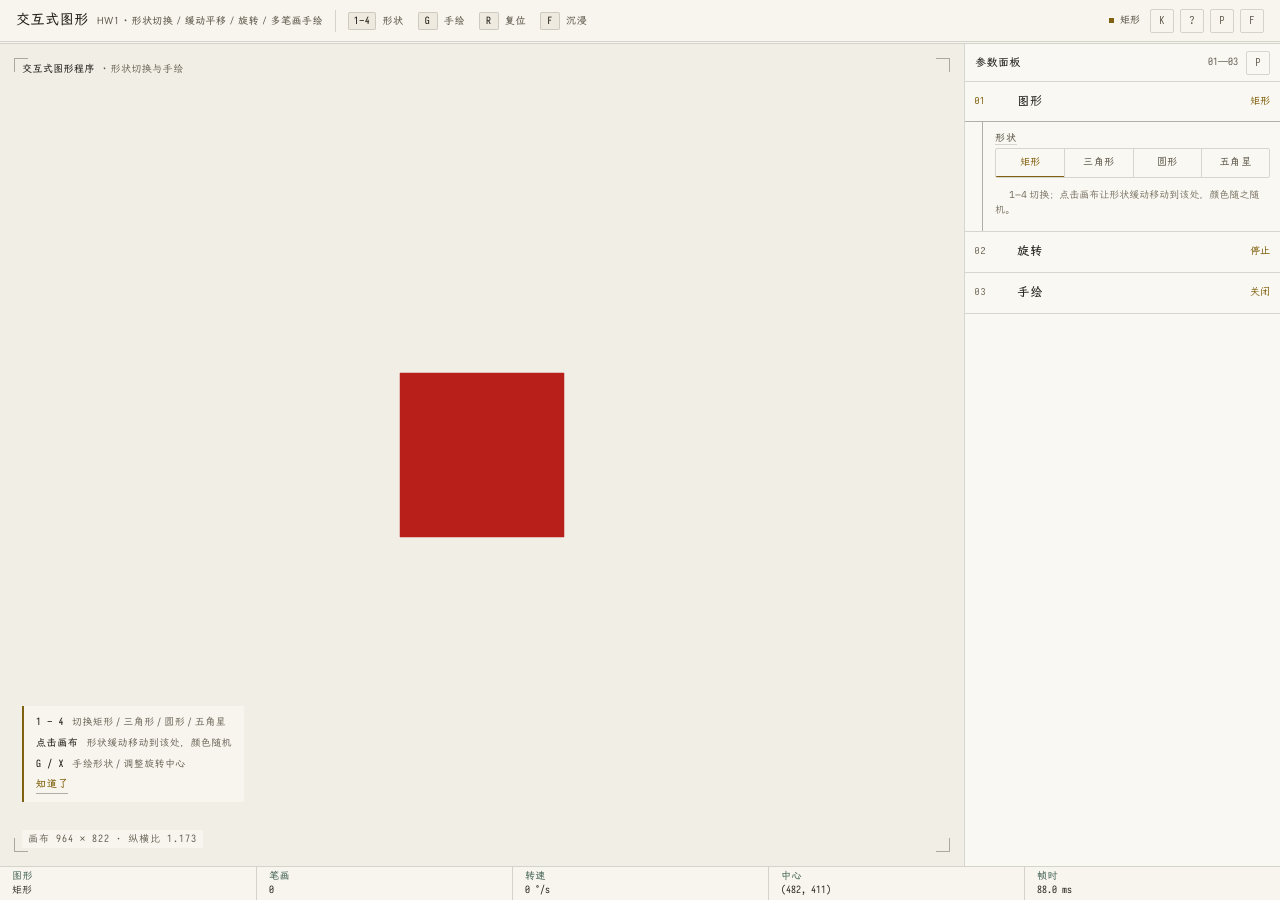
<file: 实验/1/1/hw1.html>
<!DOCTYPE html>
<html lang="zh-CN" data-theme="archive">
<head>
  <meta charset="utf-8">
  <meta name="viewport" content="width=device-width, initial-scale=1">
  <title>HW1 · 交互式图形程序 · 形状切换与多笔画手绘</title>
  <link rel="icon" href="data:image/x-icon;base64,">
  <link rel="stylesheet" href="../../../ui-system/system.css?v=20261128a">
  <link rel="stylesheet" href="page.css?v=20261128a">
</head>
<body>
  <div class="ui-shell">
    <header class="ui-topbar">
      <div class="ui-brand">
        <span class="ui-brand__name">交互式图形</span>
        <span class="ui-brand__meta">HW1 · 形状切换 / 缓动平移 / 旋转 / 多笔画手绘</span>
      </div>
      <span class="ui-topbar__rule"></span>
      <div class="ui-hints" data-ui="hints"></div>
      <div class="ui-topbar__actions">
        <span class="ui-live"><span class="ui-live__dot"></span><span data-cell="mode">矩形</span></span>
        <button class="ui-icon-button" type="button" data-action="command" title="命令索引 Ctrl+K" aria-label="命令索引">K</button>
        <button class="ui-icon-button" type="button" data-action="help" title="快捷键 ?" aria-label="快捷键">?</button>
        <button class="ui-icon-button" type="button" data-action="rack" title="收起或展开参数面板 P" aria-label="收起或展开参数面板">P</button>
        <button class="ui-icon-button" type="button" data-action="focus" title="沉浸模式 F" aria-label="沉浸模式">F</button>
      </div>
    </header>

    <main class="ui-stage">
      <div class="ui-viewport" id="viewport">
        <canvas id="gl-canvas" aria-label="二维画布：形状切换、缓动平移、旋转与手绘"></canvas>

        <div class="pivot" id="pivotMarker" hidden aria-hidden="true"></div>
        <div class="pivot__hint" id="pivotHint" hidden aria-hidden="true">旋转中心</div>

        <div class="scene-fallback" id="scene-fallback" hidden>
          <p class="scene-fallback__title">无法启动 WEBGL 2.0</p>
          <p class="scene-fallback__text" id="fallback-text">当前浏览器没有可用的 WebGL2 上下文，画布无法绘制。</p>
        </div>
      </div>

      <span class="ui-corner" data-corner="tl"></span>
      <span class="ui-corner" data-corner="tr"></span>
      <span class="ui-corner" data-corner="bl"></span>
      <span class="ui-corner" data-corner="br"></span>

      <div class="ui-viewport__stamp"><strong>交互式图形程序</strong> · 形状切换与手绘</div>
      <div class="ui-viewport__meta"><span data-cell="scene-meta">画布 0 × 0 · 网格 = 无</span></div>

      <div class="ui-guide" data-ui="guide" hidden>
        <span class="ui-guide__row"><b>1 – 4</b>切换矩形 / 三角形 / 圆形 / 五角星</span>
        <span class="ui-guide__row"><b>点击画布</b>形状缓动移动到该处，颜色随机</span>
        <span class="ui-guide__row"><b>G / X</b>手绘形状 / 调整旋转中心</span>
        <button class="ui-guide__dismiss" type="button" data-guide="dismiss">知道了</button>
      </div>
    </main>

    <aside class="ui-rack" data-ui="rack">
      <div class="ui-rack__head">
        <span class="ui-rack__title">参数面板</span>
        <span class="ui-rack__meta">01—03</span>
        <button class="ui-icon-button" type="button" data-action="rack" title="收起参数面板 P" aria-label="收起参数面板">P</button>
      </div>
      <div data-ui="rack-body"></div>
    </aside>

    <nav class="ui-rail" data-ui="rail" aria-label="参数面板侧边栏">
      <span class="ui-rail__label">参数</span>
      <button type="button" data-rail="shape" title="01 图形">01</button>
      <button type="button" data-rail="rotate" title="02 旋转">02</button>
      <button type="button" data-rail="sketch" title="03 手绘">03</button>
      <button type="button" data-action="rack" title="展开参数面板">+</button>
    </nav>

    <footer class="ui-ledge" data-ui="ledger">
      <div class="ui-ledge__cell">
        <span class="ui-ledge__label">图形</span>
        <span class="ui-ledge__value" data-cell="shape">矩形</span>
      </div>
      <div class="ui-ledge__cell">
        <span class="ui-ledge__label">笔画</span>
        <span class="ui-ledge__value" data-cell="strokes">0</span>
      </div>
      <div class="ui-ledge__cell">
        <span class="ui-ledge__label">转速</span>
        <span class="ui-ledge__value" data-cell="speed">0 °/s</span>
      </div>
      <div class="ui-ledge__cell">
        <span class="ui-ledge__label">中心</span>
        <span class="ui-ledge__value" data-cell="pivot">(0, 0)</span>
      </div>
      <div class="ui-ledge__cell">
        <span class="ui-ledge__label">帧时</span>
        <span class="ui-ledge__value" data-cell="frame">—</span>
      </div>
    </footer>
  </div>

  <div class="ui-command" data-ui="command-index" hidden></div>
  <div class="ui-keys" data-ui="key-ledger" hidden></div>
  <div class="ui-echo" data-ui="echo" data-visible="false" role="status" aria-live="polite"></div>

  <script src="./Common/webgl-utils.js"></script>
  <script src="./Common/initShaders2.js"></script>
  <script src="./Common/MVnew.js"></script>
  <script src="../../../ui-system/system.js"></script>
  <script src="commands.js?v=20261123v"></script>
  <script src="hw1.js?v=20261128a"></script>
  <script src="ui.js?v=20261123v"></script>
</body>
</html>
</file>
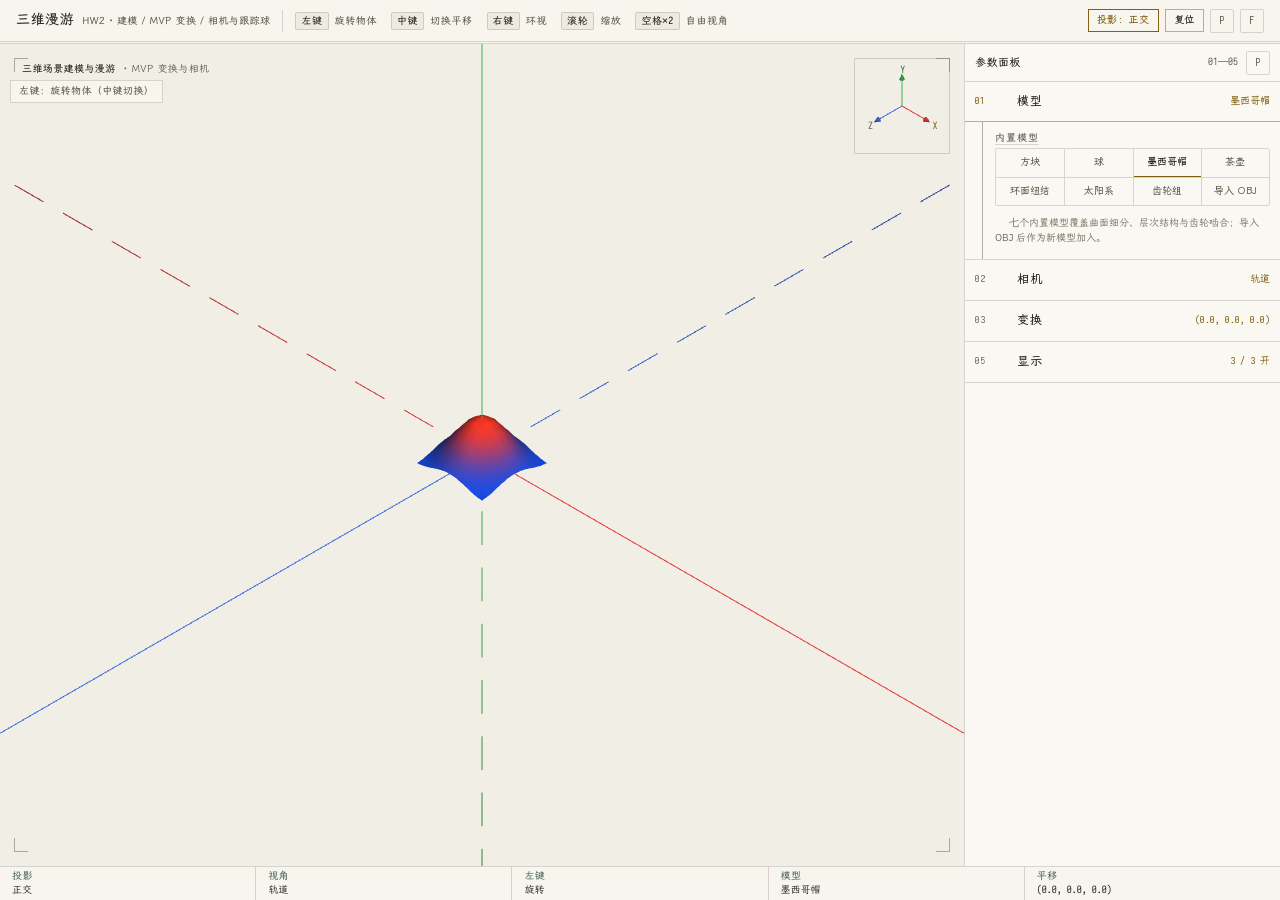
<file: 实验/2/2/3d-wandering.html>
<!DOCTYPE html>
<html lang="zh-CN" data-theme="archive">
<head>
  <meta charset="utf-8">
  <meta name="viewport" content="width=device-width, initial-scale=1">
  <title>HW2 · 三维场景建模与漫游 · 变换与相机</title>
  <link rel="icon" href="data:image/x-icon;base64,">
  <link rel="stylesheet" href="../../../ui-system/system.css?v=20261128a">
  <link rel="stylesheet" href="page.css?v=20261128a">
</head>
<body>
  <div class="ui-shell">
    <header class="ui-topbar">
      <div class="ui-brand">
        <span class="ui-brand__name">三维漫游</span>
        <span class="ui-brand__meta">HW2 · 建模 / MVP 变换 / 相机与跟踪球</span>
      </div>
      <span class="ui-topbar__rule"></span>
      <div class="ui-hints">
        <span class="ui-hint"><span class="ui-kbd">左键</span>旋转物体</span>
        <span class="ui-hint"><span class="ui-kbd">中键</span>切换平移</span>
        <span class="ui-hint"><span class="ui-kbd">右键</span>环视</span>
        <span class="ui-hint"><span class="ui-kbd">滚轮</span>缩放</span>
        <span class="ui-hint"><span class="ui-kbd">空格×2</span>自由视角</span>
      </div>
      <div class="ui-topbar__actions">
        <button type="button" id="btnProj" title="切换正交 / 透视（P）"><span id="btnProjLabel">投影：正交</span></button>
        <button type="button" id="btnReset" title="复位（R）">复位</button>
        <button class="ui-icon-button" type="button" data-action="rack" title="收起或展开参数面板 P" aria-label="收起或展开参数面板">P</button>
        <button class="ui-icon-button" type="button" data-action="focus" title="沉浸模式 F" aria-label="沉浸模式">F</button>
      </div>
    </header>

    <main class="ui-stage">
      <div class="ui-viewport" id="viewport-container">
        <canvas id="canvas" aria-label="三维视口：模型、三色轴与主次网格"></canvas>

        <div id="gizFrame">
          <div class="giz-label" id="gizLabelX">X</div>
          <div class="giz-label" id="gizLabelY">Y</div>
          <div class="giz-label" id="gizLabelZ">Z</div>
        </div>

        <div id="modeBadge">左键：旋转物体（中键切换）</div>
      </div>

      <span class="ui-corner" data-corner="tl"></span>
      <span class="ui-corner" data-corner="tr"></span>
      <span class="ui-corner" data-corner="bl"></span>
      <span class="ui-corner" data-corner="br"></span>

      <div class="ui-viewport__stamp"><strong>三维场景建模与漫游</strong> · MVP 变换与相机</div>
    </main>

    <aside class="ui-rack" data-ui="rack">
      <div class="ui-rack__head">
        <span class="ui-rack__title">参数面板</span>
        <span class="ui-rack__meta">01—05</span>
        <button class="ui-icon-button" type="button" data-action="rack" title="收起参数面板 P" aria-label="收起参数面板">P</button>
      </div>

      <div class="ui-rack__body" data-ui="rack-body">
        <!-- 01 模型 -->
        <section class="ui-drawer" data-ui="drawer" data-group="model" data-open="true">
          <button class="ui-drawer__head" type="button" aria-expanded="true">
            <span class="ui-drawer__index">01</span>
            <span class="ui-drawer__title">模型</span>
            <span class="ui-drawer__meta" id="segModelMeta">墨西哥帽</span>
          </button>
          <div class="ui-drawer__body">
            <div class="ui-drawer__body-inner">
              <div class="ui-field" data-stacked="true">
                <span class="ui-field__label">内置模型</span>
                <span class="ui-field__value"></span>
                <div class="ui-bank" id="segModel" role="radiogroup" aria-label="模型">
                  <button type="button" data-model="cube">方块</button>
                  <button type="button" data-model="sphere">球</button>
                  <button type="button" data-model="hat">墨西哥帽</button>
                  <button type="button" data-model="teapot">茶壶</button>
                  <button type="button" data-model="knot">环面纽结</button>
                  <button type="button" data-model="solar">太阳系</button>
                  <button type="button" data-model="gears">齿轮组</button>
                  <button type="button" id="btnImportObj" title="导入 Wavefront OBJ 网格">导入 OBJ</button>
                </div>
              </div>
              <input type="file" id="objFileInput" class="file-input" accept=".obj">
              <p class="ui-note">七个内置模型覆盖曲面细分、层次结构与齿轮啮合；导入 OBJ 后作为新模型加入。</p>
            </div>
          </div>
        </section>

        <!-- 02 相机 -->
        <section class="ui-drawer" data-ui="drawer" data-group="camera" data-open="false">
          <button class="ui-drawer__head" type="button" aria-expanded="false">
            <span class="ui-drawer__index">02</span>
            <span class="ui-drawer__title">相机</span>
            <span class="ui-drawer__meta" id="stCamModeMeta">轨道</span>
          </button>
          <div class="ui-drawer__body">
            <div class="ui-drawer__body-inner">
              <div class="ui-field" data-stacked="true">
                <span class="ui-field__label">视图预设</span>
                <span class="ui-field__value"></span>
                <div class="ui-bank" id="segView" role="radiogroup" aria-label="视图预设">
                  <button type="button" data-view="front">前</button>
                  <button type="button" data-view="back">后</button>
                  <button type="button" data-view="left">左</button>
                  <button type="button" data-view="right">右</button>
                  <button type="button" data-view="top">上</button>
                  <button type="button" data-view="bottom">下</button>
                  <button type="button" data-view="iso">等轴</button>
                </div>
              </div>
              <div class="ui-field">
                <span class="ui-field__label">方位 θ</span>
                <input class="ui-range" type="range" id="rngTheta" min="-180" max="180" step="1" value="45">
                <span class="ui-field__value" id="valTheta">45°</span>
              </div>
              <div class="ui-field">
                <span class="ui-field__label">仰角 φ</span>
                <input class="ui-range" type="range" id="rngPhi" min="0" max="180" step="0.1" value="54.7">
                <span class="ui-field__value" id="valPhi">54.7°</span>
              </div>
              <div class="ui-field">
                <span class="ui-field__label">视野角</span>
                <input class="ui-range" type="range" id="rngFov" min="5" max="170" step="1" value="60">
                <span class="ui-field__value" id="valFov">60°</span>
              </div>
              <div class="ui-field">
                <span class="ui-field__label">距离</span>
                <input class="ui-range" type="range" id="rngRadius" min="2" max="40" step="0.5" value="15.5">
                <span class="ui-field__value" id="valRadius">15.5</span>
              </div>
              <p class="ui-note">自由视角下 θ / φ / 距离置灰：数值由键鼠直接驱动。</p>
            </div>
          </div>
        </section>

        <!-- 03 变换 -->
        <section class="ui-drawer" data-ui="drawer" data-group="transform" data-open="false">
          <button class="ui-drawer__head" type="button" aria-expanded="false">
            <span class="ui-drawer__index">03</span>
            <span class="ui-drawer__title">变换</span>
            <span class="ui-drawer__meta" id="stTransMeta">(0.0, 0.0, 0.0)</span>
          </button>
          <div class="ui-drawer__body">
            <div class="ui-drawer__body-inner">
              <div class="ui-field">
                <span class="ui-field__label">缩放 S</span>
                <input class="ui-range" type="range" id="rngScale" min="0.2" max="10" step="0.05" value="1">
                <span class="ui-field__value" id="valScale">1.00</span>
              </div>
              <div class="ui-field" data-stacked="true">
                <span class="ui-field__label">平移 T</span>
                <span class="ui-field__value"></span>
                <div class="ui-trans">
                  <input class="ui-number" type="number" id="numTx" step="0.1" value="0" aria-label="平移 X">
                  <input class="ui-number" type="number" id="numTy" step="0.1" value="0" aria-label="平移 Y">
                  <input class="ui-number" type="number" id="numTz" step="0.1" value="0" aria-label="平移 Z">
                </div>
              </div>
              <span class="ui-readout" id="rotInfo">未旋转（鼠标左键拖动）</span>
              <p class="ui-note">左键拖动累积跟踪球旋转；中键切换左键为平移，方向键同样平移物体。</p>
            </div>
          </div>
        </section>

        <!-- 04 动画：只在太阳系 / 齿轮组出现 -->
        <section class="ui-drawer is-hidden" id="animPanel" data-ui="drawer" data-group="anim" data-open="false">
          <button class="ui-drawer__head" type="button" aria-expanded="false">
            <span class="ui-drawer__index">04</span>
            <span class="ui-drawer__title">动画</span>
            <span class="ui-drawer__meta" id="valSpeedMeta">1.0×</span>
          </button>
          <div class="ui-drawer__body">
            <div class="ui-drawer__body-inner">
              <label class="ui-field ui-field--key">
                <span class="ui-field__label">播放</span>
                <span class="ui-switch"><input type="checkbox" id="chkAnim" checked aria-label="播放动画"></span>
              </label>
              <div class="ui-field">
                <span class="ui-field__label">速度</span>
                <input class="ui-range" type="range" id="rngSpeed" min="0" max="3" step="0.1" value="1">
                <span class="ui-field__value" id="valSpeed">1.0×</span>
              </div>
              <div class="ui-field ui-field--key">
                <span class="ui-field__label">相位</span>
                <button class="ui-key" type="button" id="btnAnimReset">
                  <span class="ui-key__led"></span>
                  <span class="ui-key__label">重置</span>
                </button>
              </div>
              <p class="ui-note">层次模型的公转与自转相位；切换模型时自动清零。</p>
            </div>
          </div>
        </section>

        <!-- 05 显示 -->
        <section class="ui-drawer" data-ui="drawer" data-group="display" data-open="false">
          <button class="ui-drawer__head" type="button" aria-expanded="false">
            <span class="ui-drawer__index">05</span>
            <span class="ui-drawer__title">显示</span>
            <span class="ui-drawer__meta">3 / 3 开</span>
          </button>
          <div class="ui-drawer__body">
            <div class="ui-drawer__body-inner">
              <label class="ui-field ui-field--key">
                <span class="ui-field__label">坐标轴</span>
                <span class="ui-switch"><input type="checkbox" id="chkAxes" checked aria-label="坐标轴"></span>
              </label>
              <label class="ui-field ui-field--key">
                <span class="ui-field__label">轴标签</span>
                <span class="ui-switch"><input type="checkbox" id="chkLabels" checked aria-label="轴标签"></span>
              </label>
              <label class="ui-field ui-field--key">
                <span class="ui-field__label">角落 gizmo</span>
                <span class="ui-switch"><input type="checkbox" id="chkGizmo" checked aria-label="角落 gizmo"></span>
              </label>
              <p class="ui-note">坐标轴与主次网格是同一条三色约定：X 红、Y 绿、Z 蓝，负半轴为虚线。</p>
            </div>
          </div>
        </section>
      </div>
    </aside>

    <nav class="ui-rail" data-ui="rail" aria-label="参数面板侧边栏">
      <span class="ui-rail__label">参数</span>
      <button type="button" data-rail="model" title="01 模型">01</button>
      <button type="button" data-rail="camera" title="02 相机">02</button>
      <button type="button" data-rail="transform" title="03 变换">03</button>
      <button type="button" data-rail="anim" title="04 动画">04</button>
      <button type="button" data-rail="display" title="05 显示">05</button>
      <button type="button" data-action="rack" title="展开参数面板">+</button>
    </nav>

    <footer class="ui-ledge" data-ui="ledger">
      <div class="ui-ledge__cell">
        <span class="ui-ledge__label">投影</span>
        <span class="ui-ledge__value" id="stProjection">正交</span>
      </div>
      <div class="ui-ledge__cell">
        <span class="ui-ledge__label">视角</span>
        <span class="ui-ledge__value" id="stCamMode">轨道</span>
      </div>
      <div class="ui-ledge__cell">
        <span class="ui-ledge__label">左键</span>
        <span class="ui-ledge__value" id="stLeftMode">旋转</span>
      </div>
      <div class="ui-ledge__cell">
        <span class="ui-ledge__label">模型</span>
        <span class="ui-ledge__value" id="stModel">墨西哥帽</span>
      </div>
      <div class="ui-ledge__cell">
        <span class="ui-ledge__label">平移</span>
        <span class="ui-ledge__value" id="stTrans">(0.0, 0.0, 0.0)</span>
      </div>
      <div class="ui-ledge__cell" id="stSpeedWrap" style="display:none">
        <span class="ui-ledge__label">速度</span>
        <span class="ui-ledge__value" id="valFlySpeed">6.0</span>
      </div>
    </footer>
  </div>

  <div class="ui-echo" data-ui="echo" data-visible="false" role="status" aria-live="polite"></div>

  <script src="./Common/webgl-utils.js"></script>
  <script src="./Common/initShaders2.js"></script>
  <script src="./Common/MVnew.js"></script>
  <script src="./teapot-data.js"></script>
  <script src="./models-data.js"></script>
  <script src="./3d-wandering.js?v=20261128a"></script>
  <script src="../../../ui-system/system.js"></script>
  <script src="ui.js?v=20261123v"></script>
</body>
</html>
</file>
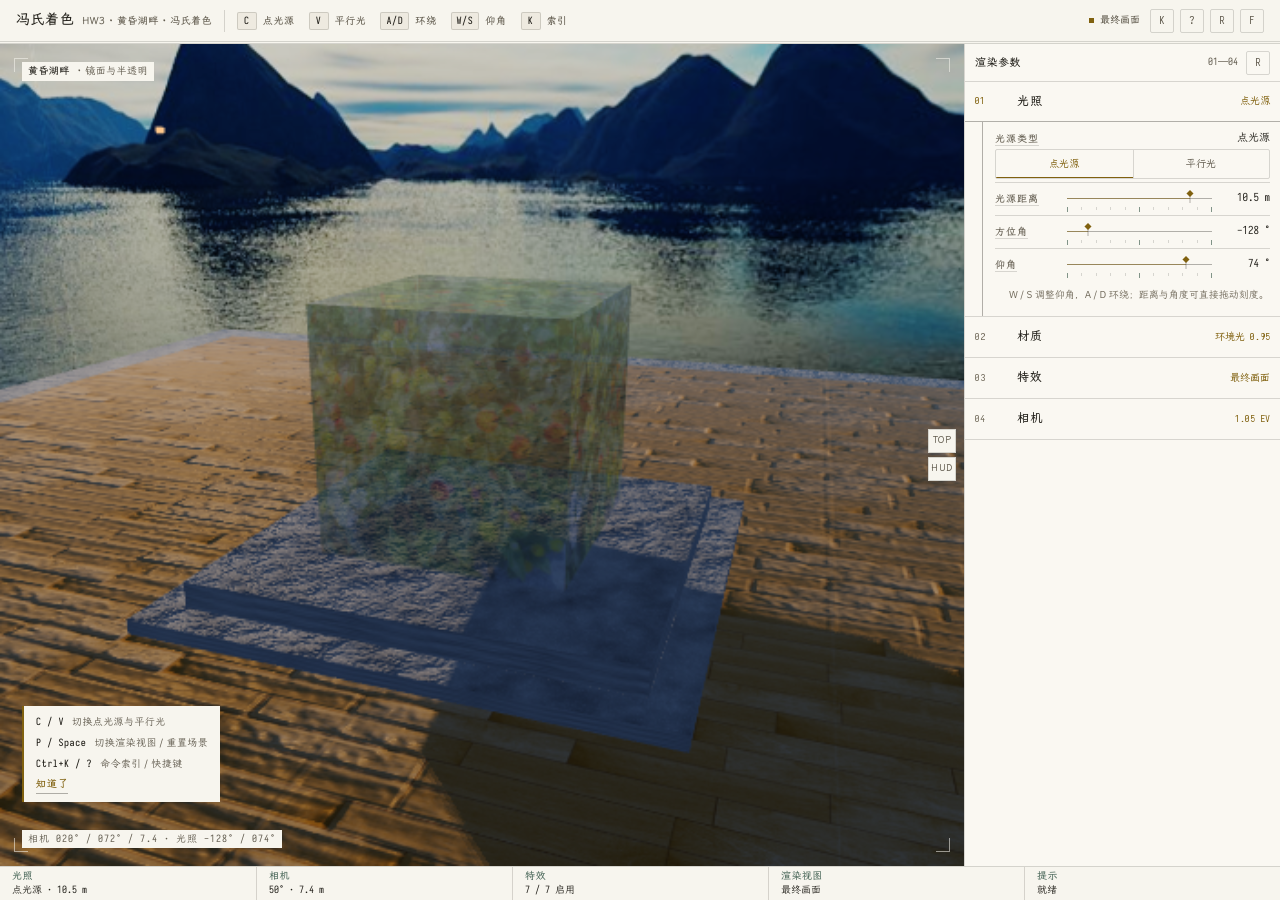
<file: 实验/3/3/Phongshading.html>
<!DOCTYPE html>
<html lang="zh-CN" data-theme="archive">
<head>
  <meta charset="utf-8">
  <meta name="viewport" content="width=device-width, initial-scale=1">
  <title>HW3 · 黄昏湖畔 · 镜面与半透明展台</title>
  <link rel="icon" href="data:image/x-icon;base64,">
  <link rel="stylesheet" href="../../../ui-system/system.css?v=20261128a">
  <link rel="stylesheet" href="page.css?v=20261128a">
</head>
<body>
  <div class="ui-shell">
    <header class="ui-topbar">
      <div class="ui-brand">
        <span class="ui-brand__name">冯氏着色</span>
        <span class="ui-brand__meta">HW3 · 黄昏湖畔 · 冯氏着色</span>
      </div>
      <span class="ui-topbar__rule"></span>
      <div class="ui-hints" data-ui="hints"></div>
      <div class="ui-topbar__actions">
        <span class="ui-live"><span class="ui-live__dot"></span><span data-cell="mode">最终画面</span></span>
        <button class="ui-icon-button" type="button" data-action="command" title="命令索引 Ctrl+K" aria-label="命令索引">K</button>
        <button class="ui-icon-button" type="button" data-action="help" title="快捷键 ?" aria-label="快捷键">?</button>
        <button class="ui-icon-button" type="button" data-action="rack" title="收起或展开参数面板" aria-label="收起或展开参数面板">R</button>
        <button class="ui-icon-button" type="button" data-action="focus" title="沉浸模式 F" aria-label="沉浸模式">F</button>
      </div>
    </header>

    <main class="ui-stage">
      <div class="ui-viewport">
        <canvas id="canvas" aria-label="黄昏湖畔镜面与半透明展台"></canvas>
        <div class="scene-fallback" id="scene-fallback" hidden>
          <p class="scene-fallback__title">无法启动 WEBGL2</p>
          <p class="scene-fallback__text" data-ui="fallback-message"></p>
        </div>
      </div>

      <span class="ui-corner" data-corner="tl"></span>
      <span class="ui-corner" data-corner="tr"></span>
      <span class="ui-corner" data-corner="bl"></span>
      <span class="ui-corner" data-corner="br"></span>

      <div class="ui-viewport__stamp"><strong>黄昏湖畔</strong> · 镜面与半透明</div>
      <div class="ui-viewport__meta"><span data-cell="scene-meta">CAM 020° / 072° / 7.4 · LIGHT −128° / 074°</span></div>

      <div class="ui-guide" data-ui="guide" hidden>
        <span class="ui-guide__row"><b>C / V</b>切换点光源与平行光</span>
        <span class="ui-guide__row"><b>P / Space</b>切换渲染视图 / 重置场景</span>
        <span class="ui-guide__row"><b>Ctrl+K / ?</b>命令索引 / 快捷键</span>
        <button class="ui-guide__dismiss" type="button" data-guide="dismiss">知道了</button>
      </div>

      <div class="ui-handles">
        <button class="ui-handle" type="button" data-action="topbar" title="收起或展开顶栏" aria-label="收起或展开顶栏">TOP</button>
        <button class="ui-handle" type="button" data-action="ledge" title="收起或展开状态账本" aria-label="收起或展开状态账本">HUD</button>
      </div>
    </main>

    <aside class="ui-rack" data-ui="rack">
      <div class="ui-rack__head">
        <span class="ui-rack__title">渲染参数</span>
        <span class="ui-rack__meta">01—04</span>
        <button class="ui-icon-button" type="button" data-action="rack" title="收起参数面板" aria-label="收起参数面板">R</button>
      </div>
      <div data-ui="rack-body"></div>
    </aside>

    <nav class="ui-rail" data-ui="rail" aria-label="参数面板侧边栏">
      <span class="ui-rail__label">参数</span>
      <button type="button" data-rail="light" title="01 光照">01</button>
      <button type="button" data-rail="material" title="02 材质">02</button>
      <button type="button" data-rail="effects" title="03 特效">03</button>
      <button type="button" data-rail="camera" title="04 相机">04</button>
      <button type="button" data-action="rack" title="展开参数面板">+</button>
    </nav>

    <footer class="ui-ledge" data-ui="ledger">
      <div class="ui-ledge__cell">
        <span class="ui-ledge__label">光照</span>
        <span class="ui-ledge__value" data-cell="light">点光源 · 10.5 m</span>
      </div>
      <div class="ui-ledge__cell">
        <span class="ui-ledge__label">相机</span>
        <span class="ui-ledge__value" data-cell="camera">50° · 7.4 m</span>
      </div>
      <div class="ui-ledge__cell">
        <span class="ui-ledge__label">特效</span>
        <span class="ui-ledge__value" data-cell="effects">7 / 7 启用</span>
      </div>
      <div class="ui-ledge__cell">
        <span class="ui-ledge__label">渲染视图</span>
        <span class="ui-ledge__value" data-cell="pass">最终画面</span>
      </div>
      <div class="ui-ledge__cell">
        <span class="ui-ledge__label">提示</span>
        <span class="ui-ledge__value" data-ui="ledger-echo">就绪</span>
      </div>
    </footer>
  </div>

  <div class="ui-command" data-ui="command-index" hidden></div>
  <div class="ui-keys" data-ui="key-ledger" hidden></div>
  <div class="ui-echo" data-ui="echo" data-visible="false" role="status" aria-live="polite"></div>

  <img id="cubeTexImage" src="container.png" alt="" hidden>
  <img id="planeTexImage" src="wood.png" alt="" hidden>

  <script src="./Common/webgl-utils.js"></script>
  <script src="./Common/initShaders2.js"></script>
  <script src="./Common/MVnew.js"></script>
  <script src="Models.js?v=20261122v"></script>
  <script src="configMaterialParameters.js?v=20261128h"></script>
  <script src="configTexture.js?v=20261122v"></script>
  <script src="scene-utils.js?v=20261122v"></script>
  <script src="../../../ui-system/system.js"></script>
  <script src="commands.js?v=20261128h"></script>
  <script src="Phongshading.js?v=20261128h"></script>
  <script src="ui.js?v=20261128h"></script>
</body>
</html>
</file>
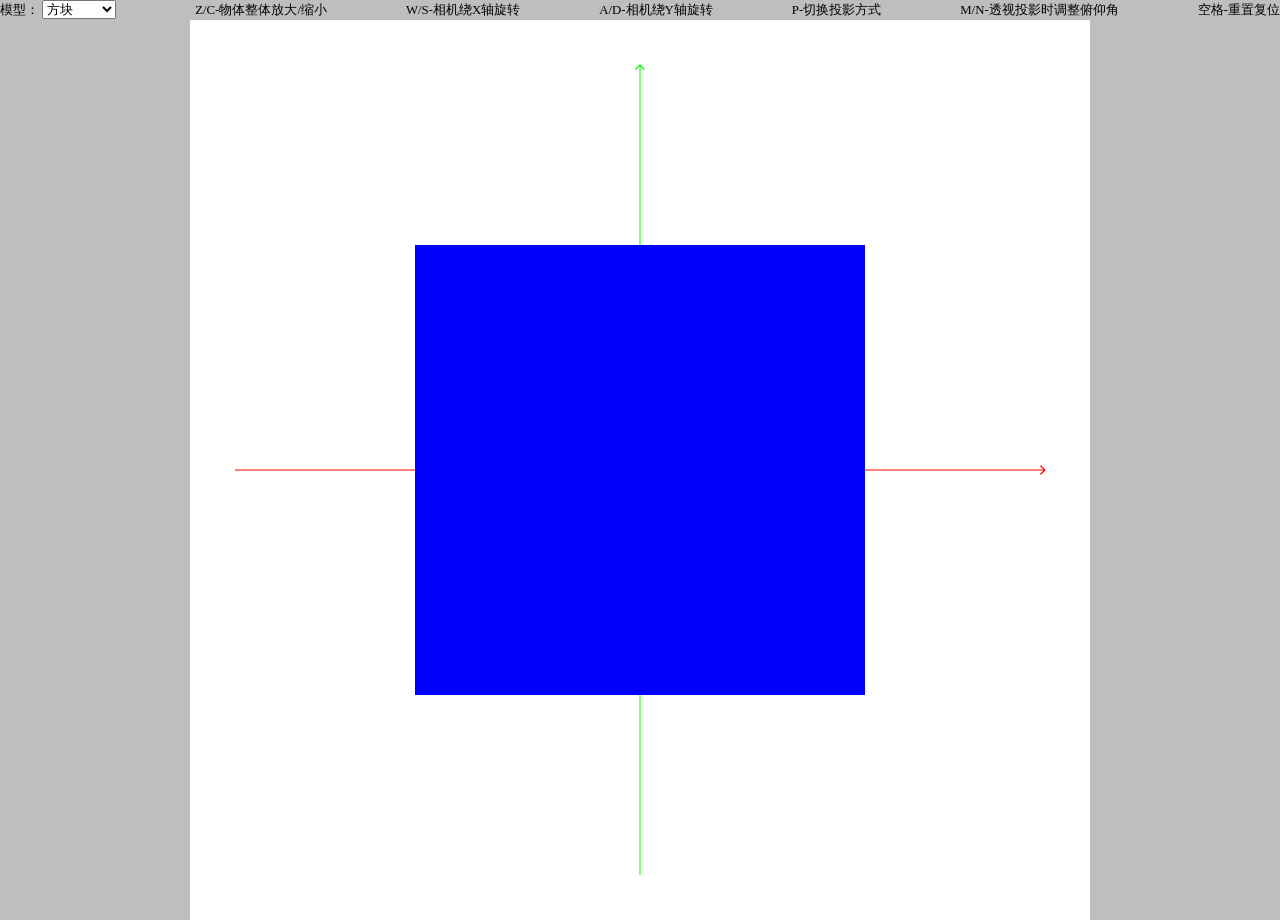
<file: 实验/2/HW2_todo/HW2_todo/HW2-TODO/3d-wandering.html>
<!DOCTYPE html>
<html style="background-color: rgba(188,190,192,1.0);">
<head>
    <meta http-equiv="Content-Type" content="text/html;charset=utf-8">
    <title>计算机图形学:网格建模与3D坐标变换</title>
    <style type="text/css">
        html{
            width: 100%;
            height: 100%;
        }
        body{
            margin: 0px;
            /*width: calc(100% - 10px);
            height: calc(100% - 40px);*/
            width: 100%;
            height: 100%;   
            overflow: hidden; /* 防止滚动条出现 */   
        }
    </style>
    
    <script type="text/javascript" src="./Common/webgl-utils.js"></script>
    <script type="text/javascript" src="./Common/initShaders2.js"></script>
    <script type="text/javascript" src="./Common/MVnew.js"></script>
    <script type="text/javascript" src="./models-data.js"></script>
    <script type="text/javascript" src="./3d-wandering.js"></script>
        
</head>
<body>
    <div style="display:flex; justify-content:space-between; line-height:20px; color:black; font-size:1vw;">    
        <div>
            <text>模型：</text>
            <select onchange="modelChange(this.value)">
                <option value="cube">方块</option>
                <option value="sphere">球</option>
                <option value="hat">墨西哥帽</option>
            </select>
        </div>
		<text>Z/C-物体整体放大/缩小</text>
        <text>W/S-相机绕X轴旋转</text>
		<text>A/D-相机绕Y轴旋转</text>
        <text>P-切换投影方式</text>
        <text>M/N-透视投影时调整俯仰角</text>
        <text>空格-重置复位</text>
    </div>
    <div style="display: flex; justify-content: center;">
        <canvas id="canvas">Oops ... your browser doesn't support the HTML5 canvas element</canvas>
    </div>
    
</body>
</html>
</file>
<file: ui-system/system.css>
@import url("./base.css");

/* ==========================================================================
   V2 湖畔档案 / Lakeside Archive
   纸底墨字 + 旧金强调 + 衬线标题 + 页边注。只覆盖 token 与组件形态。
   ========================================================================== */

@layer tokens {
  :root {
    --ui-font-display: "Spectral", "Noto Serif SC", serif;
    --ui-font-body: "IBM Plex Sans", "LXGW WenKai", sans-serif;
    --ui-font-mono: "Iosevka", "LXGW WenKai", monospace;
    --ui-font-label: "LXGW WenKai", "Noto Serif SC", serif;

    --ui-bg: #f1eee6;
    --ui-bar: #f7f5ee;
    --ui-surface: #faf8f2;
    --ui-surface-2: #eeeae0;
    --ui-surface-3: #e3ded1;
    --ui-ink: #23211b;
    --ui-muted: #615b4e;
    --ui-faint: #726b5c;
    --ui-line: rgba(35, 33, 27, 0.16);
    --ui-line-strong: rgba(35, 33, 27, 0.34);
    --ui-accent: #80610f;
    --ui-accent-ink: #faf8f2;
    --ui-cool: #4d6a5c;
    --ui-focus: #80610f;
    --ui-bank-indicator-h: 1px;

    --ui-scene-sky: #3a4352;
    --ui-scene-sky-2: #626b76;
    --ui-scene-mountain: #4a5058;
    --ui-scene-water: #262d33;
    --ui-scene-floor: #74543a;
    --ui-scene-floor-2: #866246;
    --ui-scene-plank: #573d28;
  }
}

@layer components {
  /* 顶栏：像档案页眉，标题用衬线，图号用等宽 */
  .ui-brand__name {
    font-weight: 500;
    letter-spacing: 0.08em;
  }

  .ui-brand__meta {
    letter-spacing: 0.04em;
  }

  .ui-topbar {
    border-bottom: 3px double var(--ui-line);
  }

  /* 状态点改成印刷套准标记的小方块，不用通用圆点 */
  .ui-live__dot {
    width: 5px;
    height: 5px;
    border-radius: 0;
  }

  .ui-topbar__rule {
    height: 22px;
  }

  /* 抽屉：标题用衬线小号，编号退到左边距 */
  .ui-drawer__head {
    grid-template-columns: 34px minmax(0, 1fr) auto;
    min-height: 40px;
  }

  .ui-drawer__title {
    font-weight: 500;
    font-size: 12px;
    letter-spacing: 0.06em;
  }

  .ui-drawer__index {
    color: var(--ui-faint);
    letter-spacing: 0.02em;
  }

  .ui-drawer[data-open="true"] .ui-drawer__head {
    box-shadow: none;
    border-bottom: 1px solid var(--ui-line-strong);
  }

  .ui-drawer[data-open="true"] .ui-drawer__index {
    color: var(--ui-accent);
  }

  /* 展开后的正文缩进成“档案页边”，用一条竖线标明层级 */
  .ui-drawer__body {
    margin-left: 17px;
    padding: 0 10px 0 12px;
    border-left: 1px solid var(--ui-line);
  }

  .ui-drawer[data-open="true"] .ui-drawer__body {
    padding: 6px 10px 14px 12px;
  }

  .ui-drawer[data-open="true"] .ui-drawer__body {
    border-left-color: var(--ui-line-strong);
  }

  /* 字段：标签带下划线，像索引词条 */
  .ui-field {
    grid-template-columns: 62px minmax(0, 1fr) 48px;
    min-height: 32px;
  }

  .ui-field--key {
    grid-template-columns: 62px minmax(0, 1fr);
  }

  .ui-field__label {
    font-weight: 500;
    color: var(--ui-muted);
    text-decoration: underline;
    text-decoration-color: var(--ui-line);
    text-underline-offset: 3px;
  }

  .ui-field[data-stacked="true"] {
    grid-template-columns: minmax(0, 1fr) 48px;
  }

  /* 滑杆：细线 + 菱形游标 */
  .ui-gauge {
    height: 26px;
  }

  .ui-gauge__track {
    top: 12px;
  }

  .ui-gauge__fill {
    top: 12px;
    opacity: 0.5;
  }

  .ui-gauge__thumb {
    top: 8px;
    left: var(--ui-gauge-pos);
    width: 1px;
    height: 9px;
    background: var(--ui-line-strong);
    transform: translateX(-0.5px);
  }

  .ui-gauge__thumb::before {
    position: absolute;
    top: -3px;
    left: -2px;
    width: 5px;
    height: 5px;
    background: var(--ui-accent);
    content: "";
    transform: rotate(45deg);
  }

  .ui-gauge__ticks span {
    background: var(--ui-line);
  }

  .ui-gauge__ticks span:nth-child(5n + 1) {
    background: var(--ui-cool);
    opacity: 0.7;
  }

  /* 档位：不用底色，选中只留旧金下划线 */
  .ui-bank {
    background: transparent;
  }

  .ui-bank button {
    letter-spacing: 0.04em;
  }

  .ui-bank button[data-active="true"] {
    background: transparent;
  }

  /* 机械开关：退化成带下划线的文字键 */
  .ui-key {
    grid-template-columns: 8px minmax(0, 1fr);
    min-height: 26px;
    padding: 0;
    border: 0;
    border-bottom: 1px solid var(--ui-line);
    border-radius: 0;
  }

  .ui-key:hover {
    border-bottom-color: var(--ui-line-strong);
  }

  .ui-key[data-active="true"] {
    border-bottom-color: var(--ui-accent);
    background: transparent;
  }

  .ui-key__led {
    width: 4px;
    height: 4px;
    border: 0;
    background: var(--ui-line-strong);
    transform: rotate(45deg);
  }

  .ui-key[data-active="true"] .ui-key__led {
    background: var(--ui-accent);
    border: 0;
  }

  .ui-key__label {
    letter-spacing: 0.04em;
  }

  /* 状态账本：标签用中文楷体，读数保持等宽 */
  .ui-ledge__label {
    font-family: var(--ui-font-label);
    font-size: 10px;
    letter-spacing: 0.08em;
    color: var(--ui-cool);
  }

  /* 命令索引：行像目录条目，快捷键右对齐 */
  .ui-command__title,
  .ui-keys__title {
    font-weight: 500;
    letter-spacing: 0.1em;
  }

  .ui-command__group {
    color: var(--ui-cool);
    letter-spacing: 0.12em;
  }

  .ui-command__row {
    min-height: 36px;
  }

  .ui-command__label {
    font-size: 12px;
  }

  .ui-fold {
    letter-spacing: 0.08em;
  }

  /* 档案页的细节：注释首行缩进、读数使用表格数字 */
  .ui-note {
    text-indent: 1.4em;
  }

  .ui-field__value,
  .ui-ledge__value,
  .ui-drawer__meta,
  .ui-command__key {
    font-variant-numeric: tabular-nums;
  }
}
</file>
<file: ui-system/sheet.css>
/* ============================================================================
 * 图纸层：设计线稿的共用页面样式
 *
 * 设计线稿是静态交付物，不是运行页面。这里只定义“工程图纸”的外壳——图框、
 * 裁切标记、图签、分栏、规范表、状态线框——不定义任何业务控件的样子；
 * 控件形态一律由 system.css 提供，避免线稿与实机出现两套外观。
 *
 * 依赖：system.css（token 与组件）。本文件不加新颜色、不加新字号。
 * ========================================================================== */

@layer sheet {
  html,
  body {
    height: auto;
    min-height: 100%;
    overflow: auto;
  }

  body {
    padding: 26px 0 56px;
    /* 图纸外的衬垫比纸面再深一档，图框才浮得起来 */
    background: #e4dfd2;
  }

  .sheets {
    display: flex;
    flex-direction: column;
    align-items: center;
    gap: 30px;
  }

  .doc-head {
    display: flex;
    justify-content: space-between;
    width: 1600px;
    max-width: calc(100vw - 24px);
    padding: 0 2px;
    font-family: var(--ui-font-mono);
    font-size: 9px;
    letter-spacing: 0.12em;
    color: var(--ui-faint);
  }

  /* ---------------------------------------------------------------- 图框 */

  .sheet {
    position: relative;
    display: flex;
    flex-direction: column;
    width: 1600px;
    max-width: calc(100vw - 24px);
    min-height: 1160px;
    background: var(--ui-bg);
    border: 1px solid rgba(35, 33, 27, 0.10);
  }

  .sheet::before {
    position: absolute;
    inset: 10px;
    border: 1px solid var(--ui-line);
    content: "";
    pointer-events: none;
  }

  .crop {
    position: absolute;
    width: 12px;
    height: 12px;
    border: 0 solid var(--ui-line-strong);
    pointer-events: none;
  }

  .crop--tl { top: 5px; left: 5px; border-top-width: 1px; border-left-width: 1px; }
  .crop--tr { top: 5px; right: 5px; border-top-width: 1px; border-right-width: 1px; }
  .crop--bl { bottom: 5px; left: 5px; border-bottom-width: 1px; border-left-width: 1px; }
  .crop--br { bottom: 5px; right: 5px; border-bottom-width: 1px; border-right-width: 1px; }

  /* ---------------------------------------------------------------- 图签 */

  .sheet__head {
    position: relative;
    z-index: 1;
    display: grid;
    grid-template-columns: 1fr auto 1fr;
    align-items: end;
    gap: 24px;
    padding: 24px 40px 14px;
    border-bottom: 3px double var(--ui-line);
  }

  .doc-brand__name {
    display: block;
    font-family: var(--ui-font-display);
    font-size: 14px;
    font-weight: 600;
    letter-spacing: 0.18em;
  }

  .doc-brand__sub {
    display: block;
    margin-top: 4px;
    font-family: var(--ui-font-mono);
    font-size: 9px;
    letter-spacing: 0.12em;
    color: var(--ui-muted);
  }

  .doc-title {
    margin: 0;
    font-family: var(--ui-font-display);
    font-size: 21px;
    font-weight: 400;
    letter-spacing: 0.12em;
    white-space: nowrap;
  }

  .doc-title small {
    display: block;
    margin-top: 3px;
    font-family: var(--ui-font-mono);
    font-size: 9px;
    font-weight: 400;
    letter-spacing: 0.18em;
    color: var(--ui-muted);
    text-align: center;
  }

  .doc-meta {
    font-family: var(--ui-font-mono);
    font-size: 9px;
    line-height: 1.8;
    letter-spacing: 0.1em;
    color: var(--ui-muted);
    text-align: right;
  }

  .doc-meta b {
    color: var(--ui-accent);
    font-weight: 400;
  }

  .sheet__body {
    flex: 1;
    padding: 24px 40px 18px;
  }

  .sheet__foot {
    display: flex;
    justify-content: space-between;
    gap: 20px;
    padding: 10px 40px 16px;
    border-top: 1px solid var(--ui-line);
    font-family: var(--ui-font-mono);
    font-size: 9px;
    letter-spacing: 0.1em;
    color: var(--ui-faint);
  }

  /* ---------------------------------------------------------------- 分栏 */

  .sheet--split {
    display: grid;
    grid-template-columns: minmax(0, 1fr) 280px;
    gap: 26px;
    align-items: start;
  }

  .sheet--stack {
    display: flex;
    flex-direction: column;
    gap: 22px;
  }

  .sheet-aside {
    display: flex;
    flex-direction: column;
    gap: 18px;
    min-width: 0;
  }

  /* ---------------------------------------------------------------- 分节 */

  .block-head {
    display: flex;
    align-items: baseline;
    gap: 10px;
    margin-bottom: 10px;
    padding-bottom: 6px;
    border-bottom: 1px solid var(--ui-line);
  }

  .block-head h2 {
    margin: 0;
    font-family: var(--ui-font-display);
    font-size: 12px;
    font-weight: 400;
    letter-spacing: 0.12em;
  }

  .block-no {
    font-family: var(--ui-font-mono);
    font-size: 9px;
    letter-spacing: 0.06em;
    color: var(--ui-accent);
  }

  .block-en {
    margin-left: auto;
    font-family: var(--ui-font-mono);
    font-size: 9px;
    letter-spacing: 0.14em;
    color: var(--ui-faint);
  }

  .aside-block {
    padding-top: 8px;
    border-top: 1px solid var(--ui-line-strong);
  }

  .aside-block h2 {
    margin: 0 0 8px;
    font-family: var(--ui-font-display);
    font-size: 11px;
    font-weight: 400;
    letter-spacing: 0.12em;
  }

  .aside-block h2 span {
    margin-right: 6px;
    font-family: var(--ui-font-mono);
    font-size: 9px;
    color: var(--ui-accent);
  }

  /* ------------------------------------------------------------ 规范表 */

  .spec-list {
    margin: 0;
  }

  .spec-list div {
    display: grid;
    grid-template-columns: 58px minmax(0, 1fr);
    gap: 8px;
    padding: 5px 0;
    border-top: 1px solid var(--ui-line);
  }

  .spec-list dt {
    font-family: var(--ui-font-mono);
    font-size: 9px;
    letter-spacing: 0.06em;
    color: var(--ui-faint);
  }

  .spec-list dd {
    margin: 0;
    font-size: 10px;
    line-height: 1.5;
    color: var(--ui-muted);
  }

  .swatch-row {
    display: grid;
    grid-template-columns: 22px 1fr auto;
    gap: 8px;
    align-items: center;
    padding: 5px 0;
    border-top: 1px solid var(--ui-line);
  }

  .swatch {
    width: 22px;
    height: 10px;
    border: 1px solid var(--ui-line);
    background: var(--c);
  }

  .swatch-row b {
    font-family: var(--ui-font-mono);
    font-size: 9px;
    font-weight: 400;
    letter-spacing: 0.06em;
    color: var(--ui-muted);
  }

  .swatch-row span:last-child {
    font-family: var(--ui-font-mono);
    font-size: 9px;
    color: var(--ui-faint);
  }

  .type-row {
    padding: 8px 0;
    border-top: 1px solid var(--ui-line);
  }

  .type-sample--display {
    font-family: var(--ui-font-display);
    font-size: 22px;
    letter-spacing: 0.08em;
  }

  .type-sample--title {
    font-family: var(--ui-font-label);
    font-size: 11px;
    font-weight: 500;
    letter-spacing: 0.16em;
    text-transform: uppercase;
    color: var(--ui-muted);
  }

  .type-sample--mono {
    font-family: var(--ui-font-mono);
    font-size: 12px;
    font-variant-numeric: tabular-nums;
  }

  .type-sample--body {
    font-family: var(--ui-font-body);
    font-size: 11px;
    line-height: 1.6;
    color: var(--ui-muted);
  }

  .type-row p {
    margin: 4px 0 0;
    font-family: var(--ui-font-mono);
    font-size: 9px;
    letter-spacing: 0.08em;
    color: var(--ui-faint);
  }

  .callouts {
    margin: 0;
    padding: 0;
    list-style: none;
  }

  .callouts li {
    display: grid;
    grid-template-columns: 36px minmax(0, 1fr);
    gap: 8px;
    padding: 6px 0;
    border-top: 1px solid var(--ui-line);
    font-size: 10px;
    line-height: 1.5;
    color: var(--ui-muted);
  }

  .callouts b {
    font-family: var(--ui-font-mono);
    font-size: 9px;
    font-weight: 400;
    color: var(--ui-accent);
  }

  .rules {
    display: grid;
    gap: 0;
    margin: 0;
    padding: 0;
    list-style: none;
  }

  .rules li {
    padding: 7px 0;
    border-top: 1px solid var(--ui-line);
    font-size: 10px;
    line-height: 1.55;
    color: var(--ui-muted);
  }

  .rules b {
    color: var(--ui-ink);
    font-weight: 500;
  }

  .state-table {
    width: 100%;
    border-collapse: collapse;
    font-size: 10px;
  }

  .state-table th {
    padding: 6px 8px;
    border-bottom: 1px solid var(--ui-line-strong);
    font-family: var(--ui-font-mono);
    font-size: 9px;
    font-weight: 400;
    letter-spacing: 0.12em;
    color: var(--ui-faint);
    text-align: left;
  }

  .state-table td {
    padding: 6px 8px;
    border-bottom: 1px solid var(--ui-line);
    color: var(--ui-muted);
  }

  .state-table td:first-child {
    font-family: var(--ui-font-mono);
    color: var(--ui-ink);
  }

  /* ------------------------------------------------------------ 标注线 */

  .dim {
    display: flex;
    align-items: center;
    gap: 12px;
    margin-top: 12px;
    font-family: var(--ui-font-mono);
    font-size: 9px;
    letter-spacing: 0.12em;
    color: var(--ui-faint);
  }

  .dim::before,
  .dim::after {
    flex: 1;
    height: 1px;
    background: var(--ui-line);
    content: "";
  }

  /* ------------------------------------------------------- 版式网格图 */

  .layout-grid {
    margin-top: 18px;
  }

  .layout-grid__notes {
    display: flex;
    justify-content: space-between;
    gap: 18px;
    padding-top: 6px;
    font-family: var(--ui-font-mono);
    font-size: 9px;
    letter-spacing: 0.08em;
    color: var(--ui-faint);
  }

  .gd {
    display: grid;
    place-items: center;
    font-family: var(--ui-font-mono);
    font-size: 9px;
    letter-spacing: 0.12em;
    color: var(--ui-muted);
  }

  /* ------------------------------------------------------- 三态线框 */

  .state-strip {
    display: grid;
    grid-template-columns: repeat(3, minmax(0, 1fr)) 240px;
    gap: 24px;
    align-items: start;
  }

  .state-fig {
    margin: 0;
  }

  .state-fig figcaption {
    display: flex;
    align-items: baseline;
    gap: 8px;
    padding-top: 7px;
    border-top: 1px solid var(--ui-line);
    font-size: 10px;
    color: var(--ui-muted);
  }

  .state-fig figcaption b {
    font-family: var(--ui-font-mono);
    font-size: 9px;
    font-weight: 400;
    color: var(--ui-accent);
  }

  .wire {
    position: relative;
    display: grid;
    height: 230px;
    border: 1px solid var(--ui-line);
  }

  .wire__top,
  .wire__ledge {
    display: flex;
    align-items: center;
    gap: 6px;
    padding: 0 6px;
    font-family: var(--ui-font-mono);
    font-size: 8px;
    letter-spacing: 0.08em;
    color: var(--ui-faint);
  }

  .wire__ledge i {
    flex: 1;
    height: 3px;
    border-top: 1px solid var(--ui-line);
  }

  .wire__stage {
    display: grid;
    place-items: center;
    font-family: var(--ui-font-mono);
    font-size: 9px;
    letter-spacing: 0.14em;
    color: var(--ui-faint);
  }

  .wire__rack {
    display: flex;
    flex-direction: column;
    gap: 4px;
    padding: 6px;
    border-left: 1px solid var(--ui-line);
  }

  .wire__rack i,
  .wire__rail i {
    height: 10px;
    border-top: 1px solid var(--ui-line);
    font-family: var(--ui-font-mono);
    font-size: 8px;
    font-style: normal;
    letter-spacing: 0.06em;
    color: var(--ui-faint);
  }

  .wire__rail {
    display: flex;
    flex-direction: column;
    gap: 4px;
    padding: 6px 0;
    border-left: 1px solid var(--ui-line);
    text-align: center;
  }

  .wire__rail b {
    font-family: var(--ui-font-mono);
    font-size: 8px;
    font-weight: 400;
    color: var(--ui-accent);
  }
}
</file>
<file: ui-system/candidates/v1-dusk-survey/system.css>
@import url("../../base.css");

/* ==========================================================================
   V1 暮色测量台 / Dusk Survey
   石墨底 + 琥珀读数 + 测绘刻度。只覆盖 token 与少量组件形态，不改布局。
   ========================================================================== */

@layer tokens {
  :root {
    --ui-font-display: "IBM Plex Sans", "LXGW WenKai", sans-serif;
    --ui-font-body: "IBM Plex Sans", "LXGW WenKai", sans-serif;
    --ui-font-mono: "Iosevka", "LXGW WenKai", monospace;

    --ui-bg: #0e1319;
    --ui-bar: #101720;
    --ui-surface: #151c24;
    --ui-surface-2: #1a222c;
    --ui-surface-3: #202a35;
    --ui-ink: #e9e3d8;
    --ui-muted: #94a1ae;
    --ui-faint: #5f6b77;
    --ui-line: rgba(233, 227, 216, 0.14);
    --ui-line-strong: rgba(233, 227, 216, 0.28);
    --ui-accent: #e8a45c;
    --ui-accent-ink: #0e1319;
    --ui-cool: #7fa6b8;
    --ui-focus: #e8a45c;

    --ui-scene-sky: #33415a;
    --ui-scene-sky-2: #5a6b80;
    --ui-scene-mountain: #46536a;
    --ui-scene-water: #22303f;
    --ui-scene-floor: #7a4f2e;
    --ui-scene-floor-2: #8c5d36;
    --ui-scene-plank: #5e3b20;
  }
}

@layer components {
  /* 顶栏：图号用等宽，标题用窄体大写 */
  .ui-brand__name {
    letter-spacing: 0.2em;
  }

  .ui-topbar {
    background: var(--ui-bar);
  }

  /* 抽屉标题：测量仪表的编号标签 */
  .ui-drawer__title {
    letter-spacing: 0.18em;
  }

  .ui-drawer__index {
    letter-spacing: 0.08em;
    color: var(--ui-cool);
  }

  .ui-drawer[data-open="true"] .ui-drawer__index {
    color: var(--ui-accent);
  }

  /* 滑杆：竖线滑块加一条横向游标，像测绘标尺 */
  .ui-gauge__thumb::before {
    position: absolute;
    top: 6px;
    left: -4px;
    width: 10px;
    height: 1px;
    background: var(--ui-accent);
    content: "";
  }

  .ui-gauge__fill {
    opacity: 0.4;
  }

  .ui-gauge__ticks span:nth-child(5n + 1) {
    background: var(--ui-cool);
    opacity: 0.55;
  }

  /* 档位：连体单元格，选中只留底部琥珀线与琥珀字 */
  .ui-bank {
    background: var(--ui-surface-2);
  }

  .ui-bank button[data-active="true"] {
    background: transparent;
  }

  /* 机械开关：方形 LED，按下时只有灯与文字变亮 */
  .ui-key__led {
    box-shadow: none;
  }

  .ui-key[data-active="true"] {
    background: var(--ui-surface-2);
  }

  /* 状态账本：标签用冷蓝，读数用琥珀焦点 */
  .ui-ledge__label {
    color: var(--ui-cool);
  }

  .ui-ledge__value {
    letter-spacing: 0.02em;
  }

  /* 命令索引的选中行：左侧琥珀条 + 等宽编号 */
  .ui-command__row[data-active="true"] .ui-command__label {
    color: var(--ui-ink);
  }

  .ui-command__group {
    color: var(--ui-cool);
  }

  /* 边轨：编号竖排，悬停时琥珀 */
  .ui-rail button:hover {
    color: var(--ui-accent);
  }
}
</file>
<file: ui-system/candidates/v2-lakeside-archive/system.css>
@import url("../../base.css");

/* ==========================================================================
   V2 湖畔档案 / Lakeside Archive
   纸白文字 + 旧金强调 + 衬线标题 + 页边注。只覆盖 token 与组件形态。
   ========================================================================== */

@layer tokens {
  :root {
    --ui-font-display: "Spectral", "Noto Serif SC", serif;
    --ui-font-body: "IBM Plex Sans", "LXGW WenKai", sans-serif;
    --ui-font-mono: "Iosevka", "LXGW WenKai", monospace;

    --ui-bg: #121417;
    --ui-bar: #15171a;
    --ui-surface: #191c20;
    --ui-surface-2: #1f2327;
    --ui-surface-3: #252a2e;
    --ui-ink: #e7e2d8;
    --ui-muted: #9c9a92;
    --ui-faint: #67665f;
    --ui-line: rgba(231, 226, 216, 0.16);
    --ui-line-strong: rgba(231, 226, 216, 0.32);
    --ui-accent: #c9a227;
    --ui-accent-ink: #121417;
    --ui-cool: #8c9a8e;
    --ui-focus: #c9a227;
    --ui-bank-indicator-h: 1px;

    --ui-scene-sky: #3a4352;
    --ui-scene-sky-2: #626b76;
    --ui-scene-mountain: #4a5058;
    --ui-scene-water: #262d33;
    --ui-scene-floor: #74543a;
    --ui-scene-floor-2: #866246;
    --ui-scene-plank: #573d28;
  }
}

@layer components {
  /* 顶栏：像档案页眉，标题用衬线，图号用等宽 */
  .ui-brand__name {
    font-weight: 400;
    letter-spacing: 0.08em;
  }

  .ui-brand__meta {
    letter-spacing: 0.04em;
  }

  .ui-topbar {
    border-bottom: 3px double var(--ui-line);
  }

  /* 状态点改成印刷套准标记的小方块，不用通用圆点 */
  .ui-live__dot {
    width: 5px;
    height: 5px;
    border-radius: 0;
  }

  .ui-topbar__rule {
    height: 22px;
  }

  /* 抽屉：标题用衬线小号，编号退到左边距 */
  .ui-drawer__head {
    grid-template-columns: 34px minmax(0, 1fr) auto;
    min-height: 40px;
  }

  .ui-drawer__title {
    font-weight: 400;
    font-size: 12px;
    letter-spacing: 0.06em;
  }

  .ui-drawer__index {
    color: var(--ui-faint);
    letter-spacing: 0.02em;
  }

  .ui-drawer[data-open="true"] .ui-drawer__head {
    box-shadow: none;
    border-bottom: 1px solid var(--ui-line-strong);
  }

  .ui-drawer[data-open="true"] .ui-drawer__index {
    color: var(--ui-accent);
  }

  /* 展开后的正文缩进成“档案页边”，用一条竖线标明层级 */
  .ui-drawer__body {
    margin-left: 17px;
    padding: 0 10px 0 12px;
    border-left: 1px solid var(--ui-line);
  }

  .ui-drawer[data-open="true"] .ui-drawer__body {
    padding: 6px 10px 14px 12px;
  }

  .ui-drawer[data-open="true"] .ui-drawer__body {
    border-left-color: var(--ui-line-strong);
  }

  /* 字段：标签带下划线，像索引词条 */
  .ui-field {
    grid-template-columns: 62px minmax(0, 1fr) 48px;
    min-height: 32px;
  }

  .ui-field--key {
    grid-template-columns: 62px minmax(0, 1fr);
  }

  .ui-field__label {
    font-weight: 500;
    color: var(--ui-muted);
    text-decoration: underline;
    text-decoration-color: var(--ui-line);
    text-underline-offset: 3px;
  }

  .ui-field[data-stacked="true"] {
    grid-template-columns: minmax(0, 1fr) 48px;
  }

  /* 滑杆：细线 + 菱形游标 */
  .ui-gauge {
    height: 26px;
  }

  .ui-gauge__track {
    top: 12px;
  }

  .ui-gauge__fill {
    top: 12px;
    opacity: 0.5;
  }

  .ui-gauge__thumb {
    top: 8px;
    left: var(--ui-gauge-pos);
    width: 1px;
    height: 9px;
    background: var(--ui-line-strong);
    transform: translateX(-0.5px);
  }

  .ui-gauge__thumb::before {
    position: absolute;
    top: -3px;
    left: -2px;
    width: 5px;
    height: 5px;
    background: var(--ui-accent);
    content: "";
    transform: rotate(45deg);
  }

  .ui-gauge__ticks span {
    background: var(--ui-line);
  }

  .ui-gauge__ticks span:nth-child(5n + 1) {
    background: var(--ui-cool);
    opacity: 0.7;
  }

  /* 档位：不用底色，选中只留旧金下划线 */
  .ui-bank {
    background: transparent;
  }

  .ui-bank button {
    letter-spacing: 0.04em;
  }

  .ui-bank button[data-active="true"] {
    background: transparent;
  }

  /* 机械开关：退化成带下划线的文字键 */
  .ui-key {
    grid-template-columns: 8px minmax(0, 1fr);
    min-height: 26px;
    padding: 0;
    border: 0;
    border-bottom: 1px solid var(--ui-line);
    border-radius: 0;
  }

  .ui-key:hover {
    border-bottom-color: var(--ui-line-strong);
  }

  .ui-key[data-active="true"] {
    border-bottom-color: var(--ui-accent);
    background: transparent;
  }

  .ui-key__led {
    width: 4px;
    height: 4px;
    border: 0;
    background: var(--ui-line-strong);
    transform: rotate(45deg);
  }

  .ui-key[data-active="true"] .ui-key__led {
    background: var(--ui-accent);
    border: 0;
  }

  .ui-key__label {
    letter-spacing: 0.04em;
  }

  /* 状态账本：标签用衬线小大写，读数保持等宽 */
  .ui-ledge__label {
    font-family: var(--ui-font-display);
    font-size: 10px;
    letter-spacing: 0.12em;
    color: var(--ui-cool);
  }

  /* 命令索引：行像目录条目，快捷键右对齐 */
  .ui-command__title,
  .ui-keys__title {
    font-weight: 400;
    letter-spacing: 0.1em;
  }

  .ui-command__group {
    color: var(--ui-cool);
    letter-spacing: 0.12em;
  }

  .ui-command__row {
    min-height: 36px;
  }

  .ui-command__label {
    font-size: 12px;
  }

  .ui-fold {
    letter-spacing: 0.08em;
  }

  /* 档案页的细节：注释首行缩进、读数使用表格数字 */
  .ui-note {
    text-indent: 1.4em;
  }

  .ui-field__value,
  .ui-ledge__value,
  .ui-drawer__meta,
  .ui-command__key {
    font-variant-numeric: tabular-nums;
  }
}
</file>
<file: ui-system/candidates/v3-night-chart/system.css>
@import url("../../base.css");

/* ==========================================================================
   V3 夜航图 / Night Chart
   深海底 + 海图青 + 信号橙 + 极淡等高线。只覆盖 token 与组件形态。
   ========================================================================== */

@layer tokens {
  :root {
    --ui-font-display: "IBM Plex Sans", "LXGW WenKai", sans-serif;
    --ui-font-body: "IBM Plex Sans", "LXGW WenKai", sans-serif;
    --ui-font-mono: "Iosevka", "LXGW WenKai", monospace;

    --ui-bg: #0a1420;
    --ui-bar: #0c1826;
    --ui-surface: #0f1d2b;
    --ui-surface-2: #142434;
    --ui-surface-3: #182b3c;
    --ui-ink: #dce7ec;
    --ui-muted: #8aa3b2;
    --ui-faint: #5b7484;
    --ui-line: rgba(126, 166, 184, 0.18);
    --ui-line-strong: rgba(126, 166, 184, 0.36);
    --ui-accent: #e4572e;
    --ui-accent-ink: #0a1420;
    --ui-cool: #7ea6b8;
    --ui-focus: #e4572e;

    --ui-scene-sky: #22344a;
    --ui-scene-sky-2: #465f78;
    --ui-scene-mountain: #2c3f52;
    --ui-scene-water: #16283a;
    --ui-scene-floor: #5e4128;
    --ui-scene-floor-2: #6f4d30;
    --ui-scene-plank: #432d1a;
  }
}

@layer components {
  /* 顶栏：窄体大写，字距拉开，像船名与图号 */
  .ui-brand__name {
    font-stretch: condensed;
    letter-spacing: 0.24em;
  }

  .ui-brand__meta {
    color: var(--ui-cool);
    letter-spacing: 0.12em;
  }

  /* 仪表架：极淡等高线底纹，只用 1px SVG 线条，不用渐变或噪点 */
  .ui-rack {
    background-color: var(--ui-surface);
    background-image: url("data:image/svg+xml,%3Csvg xmlns='http://www.w3.org/2000/svg' width='200' height='200' viewBox='0 0 200 200'%3E%3Cg fill='none' stroke='%237EA6B8' stroke-width='0.6' opacity='0.09'%3E%3Cpath d='M-20 50 C 30 20 70 80 120 50 S 190 20 230 50'/%3E%3Cpath d='M-20 95 C 30 65 70 125 120 95 S 190 65 230 95'/%3E%3Cpath d='M-20 140 C 30 110 70 170 120 140 S 190 110 230 140'/%3E%3Cpath d='M-20 185 C 30 155 70 215 120 185 S 190 155 230 185'/%3E%3C/g%3E%3C/svg%3E");
    background-size: 200px 200px;
  }

  .ui-rack__head {
    background: var(--ui-surface);
  }

  .ui-drawer {
    background: transparent;
  }

  .ui-drawer__head:hover {
    background: rgba(126, 166, 184, 0.06);
  }

  .ui-drawer__title {
    font-stretch: condensed;
    letter-spacing: 0.22em;
  }

  .ui-drawer__index {
    color: var(--ui-cool);
  }

  .ui-drawer__meta {
    color: var(--ui-accent);
  }

  /* 字段：标签海图青，读数纸白；单位与数值分开读 */
  .ui-field__label {
    font-family: var(--ui-font-mono);
    font-size: 9px;
    letter-spacing: 0.16em;
    color: var(--ui-cool);
  }

  .ui-field__value {
    color: var(--ui-ink);
  }

  /* 滑杆：十字准星，像航道标 */
  .ui-gauge__track {
    background: var(--ui-line-strong);
  }

  .ui-gauge__fill {
    background: var(--ui-accent);
    opacity: 0.7;
  }

  .ui-gauge__thumb {
    top: 3px;
    left: var(--ui-gauge-pos);
    width: 1px;
    height: 18px;
    background: var(--ui-accent);
    transform: translateX(-0.5px);
  }

  .ui-gauge__thumb::before {
    position: absolute;
    top: 8px;
    left: -5px;
    width: 11px;
    height: 1px;
    background: var(--ui-accent);
    content: "";
  }

  .ui-gauge__ticks span {
    background: var(--ui-line-strong);
  }

  .ui-gauge__ticks span:nth-child(5n + 1) {
    height: 6px;
    background: var(--ui-cool);
  }

  /* 档位：像船台的档位条，选中用信号橙下缘 */
  .ui-bank {
    border-color: var(--ui-line-strong);
    background: rgba(10, 20, 32, 0.45);
  }

  .ui-bank button {
    letter-spacing: 0.04em;
  }

  .ui-bank button[data-active="true"] {
    color: var(--ui-accent);
    background: transparent;
  }

  /* 机械开关：菱形信号灯 */
  .ui-key {
    background: rgba(10, 20, 32, 0.35);
  }

  .ui-key__led {
    width: 5px;
    height: 5px;
    border: 1px solid var(--ui-cool);
    background: transparent;
    transform: rotate(45deg);
  }

  .ui-key[data-active="true"] {
    background: rgba(228, 87, 46, 0.08);
  }

  .ui-key[data-active="true"] .ui-key__led {
    border-color: var(--ui-accent);
    background: var(--ui-accent);
  }

  /* 状态账本：标签像海图图例 */
  .ui-ledge__label {
    color: var(--ui-cool);
    letter-spacing: 0.18em;
  }

  .ui-ledge__value {
    color: var(--ui-ink);
  }

  /* 命令索引：分组名海图青，快捷键信号橙 */
  .ui-command__title,
  .ui-keys__title {
    font-stretch: condensed;
    letter-spacing: 0.2em;
  }

  .ui-command__group {
    color: var(--ui-cool);
    letter-spacing: 0.18em;
  }

  .ui-command__row:hover,
  .ui-command__row[data-active="true"] {
    background: rgba(126, 166, 184, 0.07);
  }

  .ui-command__key {
    color: var(--ui-accent);
  }

  /* 边轨：编号用海图青，悬停变信号橙 */
  .ui-rail {
    background: var(--ui-surface);
    border-left-color: var(--ui-line-strong);
  }

  .ui-rail button:hover {
    color: var(--ui-accent);
  }

  /* 折叠区：像图例展开 */
  .ui-fold::before {
    color: var(--ui-accent);
  }
}
</file>
<file: 实验/1/1/page.css>
/*
 * page.css
 * 只做页面级布局：画布铺满视口、旋转中心标记、首次引导与降级提示。
 * 颜色、字体、控件外观全部来自 ui-system/system.css，这里不加新 token。
 */

@layer page {
  .ui-stage {
    background: var(--ui-bg);
  }

  #gl-canvas {
    display: block;
    width: 100%;
    height: 100%;
    touch-action: none;
    cursor: crosshair;
  }

  .ui-viewport__meta {
    padding: 2px 6px;
    background: var(--ui-bar);
  }

  /* 中文标签不再跟随拉丁大写标签的宽字距 */
  .ui-brand__name,
  .ui-rack__title,
  .ui-ledge__label,
  .ui-viewport__stamp {
    letter-spacing: 0.04em;
  }

  .ui-brand__name {
    font-size: 14px;
  }

  /* -------------------------------------------------------- 旋转中心标记 */

  .pivot {
    position: absolute;
    width: 15px;
    height: 15px;
    margin: -7px 0 0 -7px;
    pointer-events: none;
  }

  .pivot::before,
  .pivot::after {
    position: absolute;
    background: var(--ui-accent);
    content: "";
  }

  .pivot::before {
    top: 7px;
    left: 0;
    width: 15px;
    height: 1px;
  }

  .pivot::after {
    top: 0;
    left: 7px;
    width: 1px;
    height: 15px;
  }

  .pivot__hint {
    position: absolute;
    margin: -18px 0 0 8px;
    padding: 1px 4px;
    background: var(--ui-bg);
    color: var(--ui-accent);
    font-family: var(--ui-font-label);
    font-size: var(--ui-text-micro);
    font-weight: 500;
    letter-spacing: 0.06em;
    pointer-events: none;
    white-space: nowrap;
  }

  /* ------------------------------------------------------------ 降级提示 */

  .scene-fallback {
    position: absolute;
    inset: 0;
    display: grid;
    place-content: center;
    gap: 8px;
    padding: var(--ui-pad);
    background: var(--ui-bg);
    color: var(--ui-muted);
    font-family: var(--ui-font-body);
    font-size: var(--ui-text-body);
    text-align: center;
  }

  .scene-fallback__title {
    margin: 0;
    color: var(--ui-accent);
    font-family: var(--ui-font-mono);
    font-size: var(--ui-text-caption);
    letter-spacing: 0.14em;
  }

  .scene-fallback__text {
    margin: 0;
    max-width: 42ch;
    line-height: 1.7;
  }

  /* ------------------------------------------------------------ 首次引导 */

  .ui-guide {
    position: absolute;
    left: 22px;
    bottom: 64px;
    z-index: 5;
    display: grid;
    gap: 6px;
    max-width: 330px;
    padding: 8px 12px;
    border-left: 2px solid var(--ui-accent);
    background: var(--ui-bar);
    color: var(--ui-muted);
    font-family: var(--ui-font-body);
    font-size: var(--ui-text-micro);
    line-height: 1.5;
    letter-spacing: 0.04em;
  }

  .ui-guide__row {
    display: flex;
    align-items: baseline;
    gap: 8px;
  }

  .ui-guide__row b {
    color: var(--ui-ink);
    font-family: var(--ui-font-mono);
    font-weight: 500;
    letter-spacing: 0.06em;
    white-space: nowrap;
  }

  .ui-guide__dismiss {
    justify-self: start;
    padding: 0 0 1px;
    border: 0;
    border-bottom: 1px solid var(--ui-line-strong);
    background: transparent;
    color: var(--ui-accent);
    font-family: var(--ui-font-label);
    font-size: var(--ui-text-micro);
    font-weight: 500;
    letter-spacing: 0.08em;
    cursor: pointer;
  }

  .ui-guide__dismiss:hover {
    border-bottom-color: var(--ui-accent);
  }

  html[data-focus="on"] .ui-guide {
    display: none;
  }
}
</file>
<file: 实验/2/2/page.css>
/*
 * page.css
 * 只做页面级布局与原生控件的皮：画布铺满视口、角落 gizmo、视角徽标、
 * 滑杆与开关换成 ui-system 的细线与旧金游标。
 * 颜色、字体全部取 system.css 的 token，这里不新造色值。
 */

@layer page {
  .ui-stage {
    background: var(--ui-bg);
  }

  #canvas {
    display: block;
    width: 100%;
    height: 100%;
    touch-action: none;
    cursor: grab;
  }

  #canvas:active {
    cursor: grabbing;
  }

  .ui-brand__name {
    font-size: 14px;
  }

  /* 中文标签不跟随拉丁大写标签的宽字距 */
  .ui-brand__name,
  .ui-rack__title,
  .ui-ledge__label,
  .ui-viewport__stamp {
    letter-spacing: 0.04em;
  }

  /* ------------------------------------------------------------ 角落 gizmo */

  /* 与 drawGizmo() 的 scissor 区域严格对齐：右上角、96×96、留白 14px */
  #gizFrame {
    position: absolute;
    top: 14px;
    right: 14px;
    box-sizing: border-box;
    width: 96px;
    height: 96px;
    border: 1px solid var(--ui-line);
    background: transparent;
    pointer-events: none;
  }

  #gizFrame .giz-label {
    position: absolute;
    font-family: var(--ui-font-mono);
    font-size: var(--ui-text-micro);
    line-height: 1;
    letter-spacing: 0.06em;
    transform: translate(-50%, -50%);
  }

  #gizLabelX { color: var(--ui-accent); }
  #gizLabelY { color: var(--ui-ok); }
  #gizLabelZ { color: var(--ui-cool); }

  /* --------------------------------------------------------- 左键模式徽标 */

  #modeBadge {
    position: absolute;
    top: 36px;
    left: var(--ui-pad-sm);
    padding: 3px 8px;
    border: 1px solid var(--ui-line);
    background: var(--ui-bar);
    color: var(--ui-muted);
    font-family: var(--ui-font-label);
    font-size: var(--ui-text-micro);
    font-weight: 500;
    letter-spacing: 0.04em;
    pointer-events: none;
  }

  #modeBadge.is-translate {
    border-color: var(--ui-line-strong);
    color: var(--ui-ink);
  }

  #modeBadge.is-free {
    border-color: var(--ui-accent);
    color: var(--ui-accent);
  }

  /* --------------------------------------------------------- 面板里的控件 */

  /* 档位：两行四列的方格，选中只加底部 1px 旧金 */
  #segModel,
  #segView {
    display: grid;
    grid-column: 1 / -1;
    grid-auto-flow: row;
    grid-template-columns: repeat(4, minmax(0, 1fr));
    border: 1px solid var(--ui-line);
  }

  #segModel button,
  #segView button {
    padding: 5px 2px;
    border: 0;
    border-left: 1px solid var(--ui-line);
    border-top: 1px solid var(--ui-line);
    background: transparent;
    color: var(--ui-muted);
    font-family: var(--ui-font-label);
    font-size: var(--ui-text-micro);
    font-weight: 500;
    letter-spacing: 0.02em;
    line-height: 1.3;
    white-space: nowrap;
    overflow: hidden;
    text-overflow: ellipsis;
    cursor: pointer;
  }

  #segModel button:nth-child(-n + 4),
  #segView button:nth-child(-n + 4) {
    border-top: 0;
  }

  #segModel button:nth-child(4n + 1),
  #segView button:nth-child(4n + 1) {
    border-left: 0;
  }

  #segModel button:hover,
  #segView button:hover {
    color: var(--ui-ink);
    background: var(--ui-surface-2);
  }

  #segModel button.active,
  #segView button.active {
    color: var(--ui-ink);
    box-shadow: inset 0 -1px 0 var(--ui-accent);
  }

  #segModel button:disabled,
  #segView button:disabled {
    color: var(--ui-faint);
    cursor: default;
  }

  /* 原生滑杆：细线轨道 + 旧金游标，形态接近 .ui-gauge */
  .ui-range {
    width: 100%;
    height: 26px;
    margin: 0;
    background: transparent;
    appearance: none;
    cursor: ew-resize;
  }

  .ui-range::-webkit-slider-runnable-track {
    height: 1px;
    background: var(--ui-line-strong);
  }

  .ui-range::-webkit-slider-thumb {
    width: 3px;
    height: 11px;
    margin-top: -5px;
    border: 0;
    background: var(--ui-accent);
    appearance: none;
    transform: rotate(0deg);
  }

  .ui-range::-moz-range-track {
    height: 1px;
    background: var(--ui-line-strong);
  }

  .ui-range::-moz-range-thumb {
    width: 3px;
    height: 11px;
    border: 0;
    background: var(--ui-accent);
  }

  .ui-range:disabled {
    cursor: default;
    opacity: 0.4;
  }

  /* 数字输入：只有一条底线，等宽字体 */
  .ui-number {
    width: 100%;
    padding: 2px 0;
    border: 0;
    border-bottom: 1px solid var(--ui-line);
    background: transparent;
    color: var(--ui-ink);
    font-family: var(--ui-font-mono);
    font-size: var(--ui-text-caption);
    font-variant-numeric: tabular-nums;
    text-align: right;
  }

  .ui-number:focus {
    border-bottom-color: var(--ui-accent);
  }

  .ui-number:focus-visible {
    outline: 1px solid var(--ui-focus);
    outline-offset: 2px;
  }

  /* 三格平移输入共用一行 */
  .ui-trans {
    display: grid;
    grid-template-columns: repeat(3, minmax(0, 1fr));
    gap: 6px;
    padding: 4px 0 6px;
  }

  /* 开关：方块指示点，勾选后变旧金 */
  .ui-switch {
    display: inline-flex;
    align-items: center;
    gap: 0;
    cursor: pointer;
  }

  .ui-switch input {
    width: 9px;
    height: 9px;
    margin: 0;
    border: 1px solid var(--ui-line-strong);
    background: transparent;
    appearance: none;
    cursor: pointer;
    transform: rotate(45deg);
  }

  .ui-switch input:checked {
    border-color: var(--ui-accent);
    background: var(--ui-accent);
  }

  /* 旋转读数这类只读字段 */
  .ui-readout {
    display: block;
    padding: 4px 0 6px;
    color: var(--ui-muted);
    font-family: var(--ui-font-body);
    font-size: var(--ui-text-micro);
    line-height: 1.55;
  }

  /* 动画面板只在层次模型出现 */
  #animPanel.is-hidden {
    display: none;
  }

  /* 状态账本：六格（速度格只在自由视角出现）等分一行，读数不换行 */
  .ui-ledge {
    display: flex;
  }

  .ui-ledge__cell {
    flex: 1 1 0;
    min-width: 0;
  }

  .ui-ledge__value {
    white-space: nowrap;
    overflow: hidden;
    text-overflow: ellipsis;
  }

  /* 抽屉头可点，指针提示与 system.css 生成的一致 */
  .ui-drawer__head {
    cursor: pointer;
  }

  .ui-drawer__head:disabled {
    cursor: default;
  }

  /* 导入 OBJ 的隐藏文件框 */
  .file-input {
    position: absolute;
    width: 1px;
    height: 1px;
    overflow: hidden;
    opacity: 0;
    pointer-events: none;
  }

  /* 顶栏两个动作按钮：1px 描边，当前投影值用旧金 */
  #btnProj,
  #btnReset {
    padding: 3px 8px;
    border: 1px solid var(--ui-line-strong);
    background: transparent;
    color: var(--ui-ink);
    font-family: var(--ui-font-label);
    font-size: var(--ui-text-micro);
    font-weight: 500;
    letter-spacing: 0.06em;
    cursor: pointer;
  }

  #btnProj {
    border-color: var(--ui-accent);
    color: var(--ui-accent);
  }

  #btnProj:hover,
  #btnReset:hover {
    background: var(--ui-surface-2);
  }

  #btnProj:disabled {
    border-color: var(--ui-line);
    color: var(--ui-faint);
    cursor: default;
  }
}
</file>
<file: 实验/3/3/page.css>
/*
 * page.css
 * 只做页面级布局：画布铺满 stage，叠加层与首次引导定位。
 * 颜色、字体、控件外观全部来自 ui-system/system.css。
 */

@layer page {
  .ui-stage {
    background: var(--ui-bg);
  }

  #canvas {
    display: block;
    width: 100%;
    height: 100%;
    touch-action: none;
    cursor: grab;
  }

  #canvas:active {
    cursor: grabbing;
  }

  .ui-viewport__meta {
    padding: 2px 6px;
    background: var(--ui-bar);
  }

  /* 画布里是黄昏场景本身，画面仍是暗调；浅色主题的墨色字不能直接压上去。
   * 标题标注改成贴在画面上的纸底标签，底色与顶栏一致。 */
  .ui-viewport__stamp {
    padding: 2px 6px;
    background: var(--ui-bar);
  }

  /* 裁切角标画在画布上，改用纸白描边，暗场景里才看得见 */
  .ui-corner {
    border-color: rgba(247, 245, 238, 0.55);
  }

  /* 中文标签不再跟随拉丁大写标签的宽字距 */
  .ui-brand__name,
  .ui-rack__title,
  .ui-ledge__label,
  .ui-viewport__stamp {
    letter-spacing: 0.04em;
  }

  .ui-brand__name {
    font-size: 14px;
  }

  .scene-fallback {
    position: absolute;
    inset: 0;
    display: grid;
    place-content: center;
    gap: 8px;
    padding: var(--ui-pad);
    background: var(--ui-bg);
    color: var(--ui-muted);
    font-family: var(--ui-font-body);
    font-size: var(--ui-text-body);
    text-align: center;
  }

  .scene-fallback__title {
    margin: 0;
    color: var(--ui-accent);
    font-family: var(--ui-font-mono);
    font-size: var(--ui-text-caption);
    letter-spacing: 0.14em;
  }

  .scene-fallback__text {
    margin: 0;
    max-width: 42ch;
    line-height: 1.7;
  }

  .ui-guide {
    position: absolute;
    left: 22px;
    bottom: 64px;
    z-index: 5;
    display: grid;
    gap: 6px;
    padding: 8px 12px;
    border-left: 2px solid var(--ui-accent);
    background: var(--ui-bar);
    color: var(--ui-muted);
    font-family: var(--ui-font-body);
    font-size: var(--ui-text-micro);
    line-height: 1.5;
    letter-spacing: 0.04em;
    max-width: 320px;
  }

  .ui-guide__row {
    display: flex;
    align-items: baseline;
    gap: 8px;
  }

  .ui-guide__row b {
    color: var(--ui-ink);
    font-family: var(--ui-font-mono);
    font-weight: 500;
    letter-spacing: 0.06em;
    white-space: nowrap;
  }

  .ui-guide__dismiss {
    justify-self: start;
    padding: 0 0 1px;
    border: 0;
    border-bottom: 1px solid var(--ui-line-strong);
    background: transparent;
    color: var(--ui-accent);
    font-family: var(--ui-font-label);
    font-size: var(--ui-text-micro);
    font-weight: 500;
    letter-spacing: 0.08em;
    cursor: pointer;
  }

  .ui-guide__dismiss:hover {
    border-bottom-color: var(--ui-accent);
  }

  html[data-focus="on"] .ui-guide {
    display: none;
  }
}
</file>
